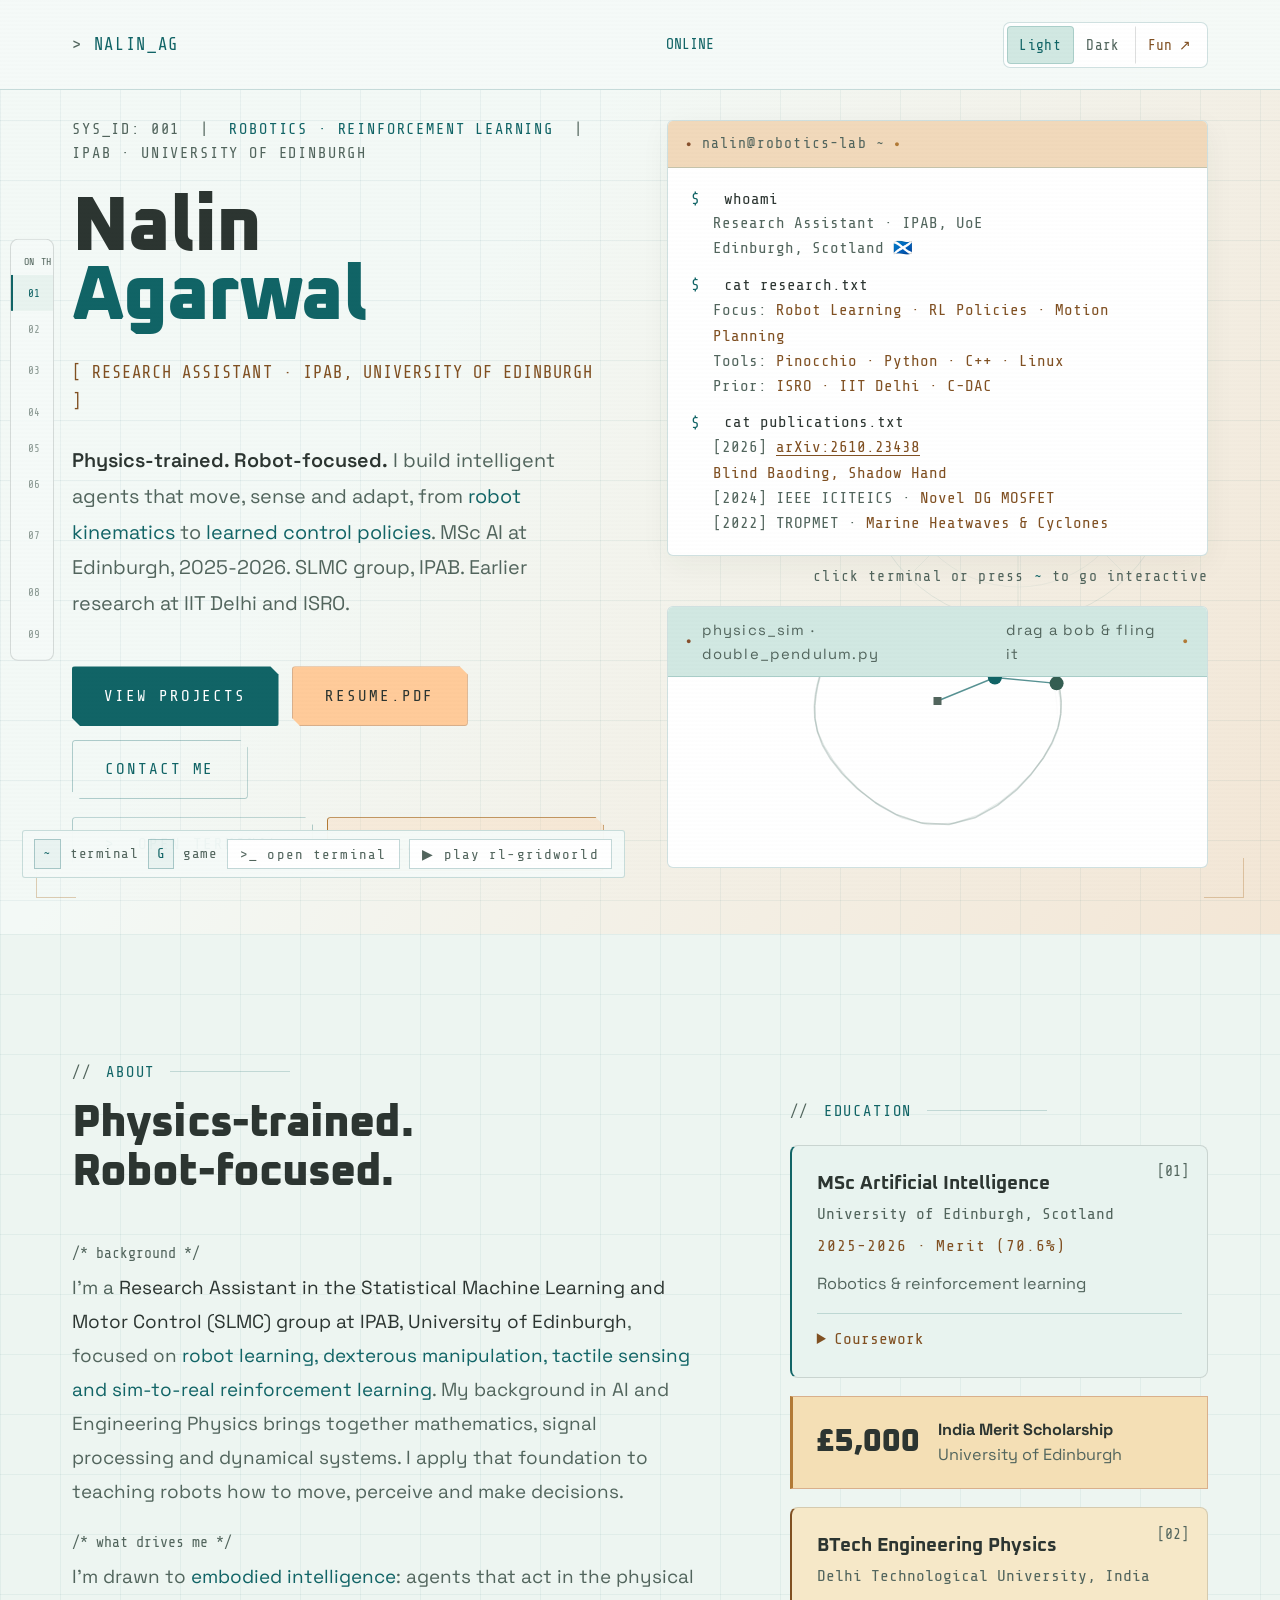
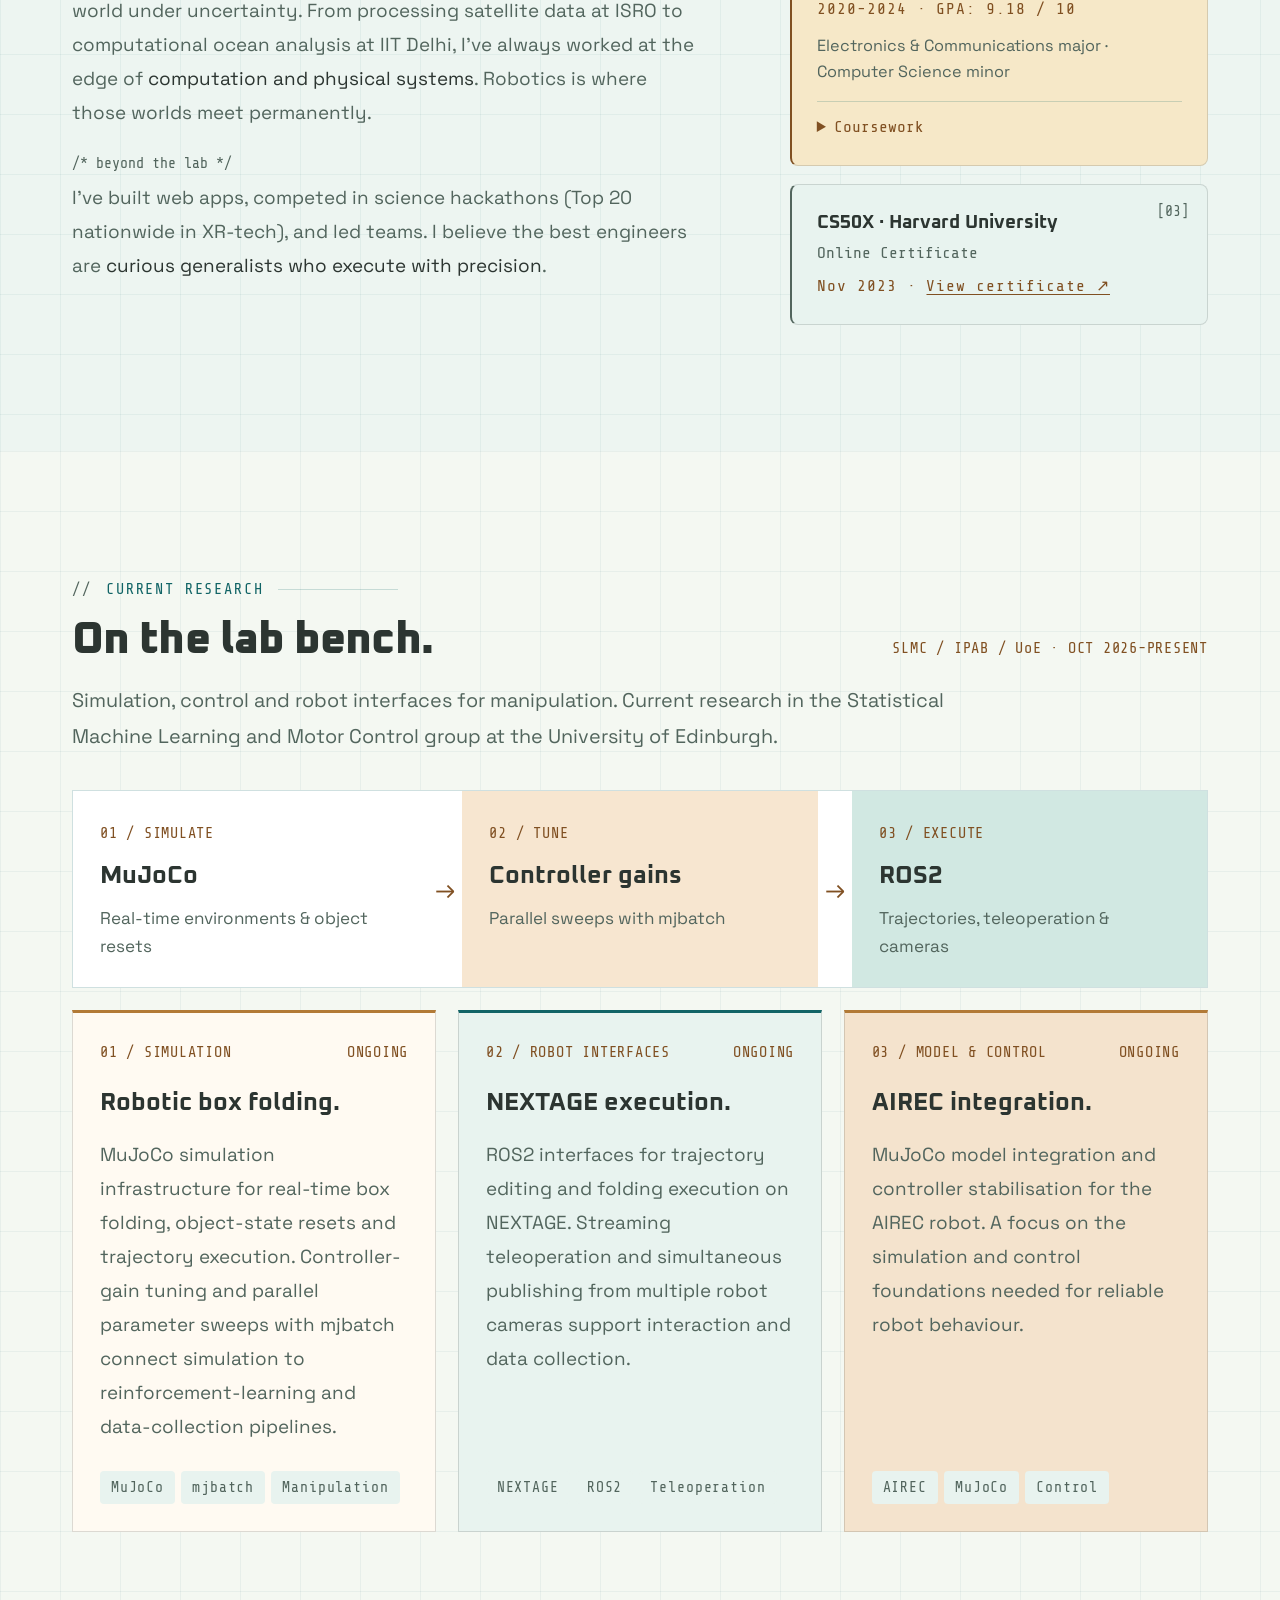
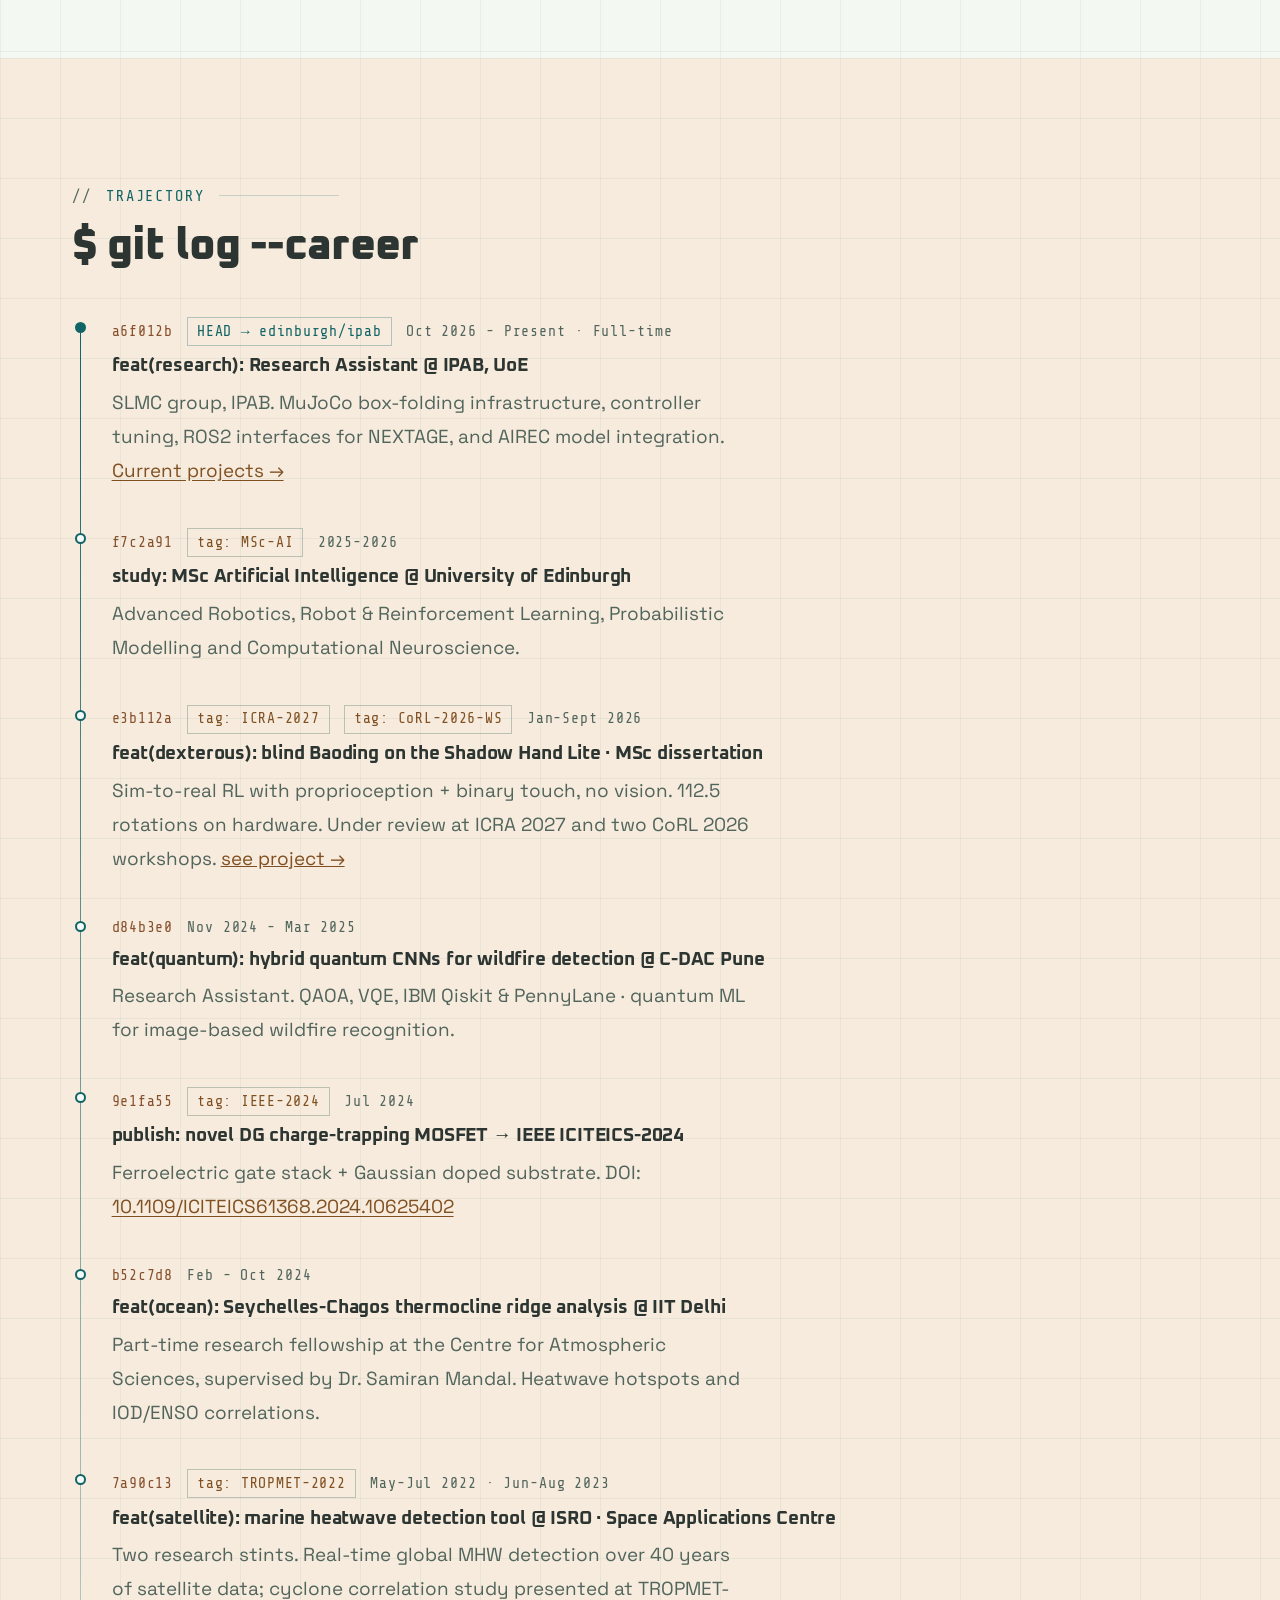
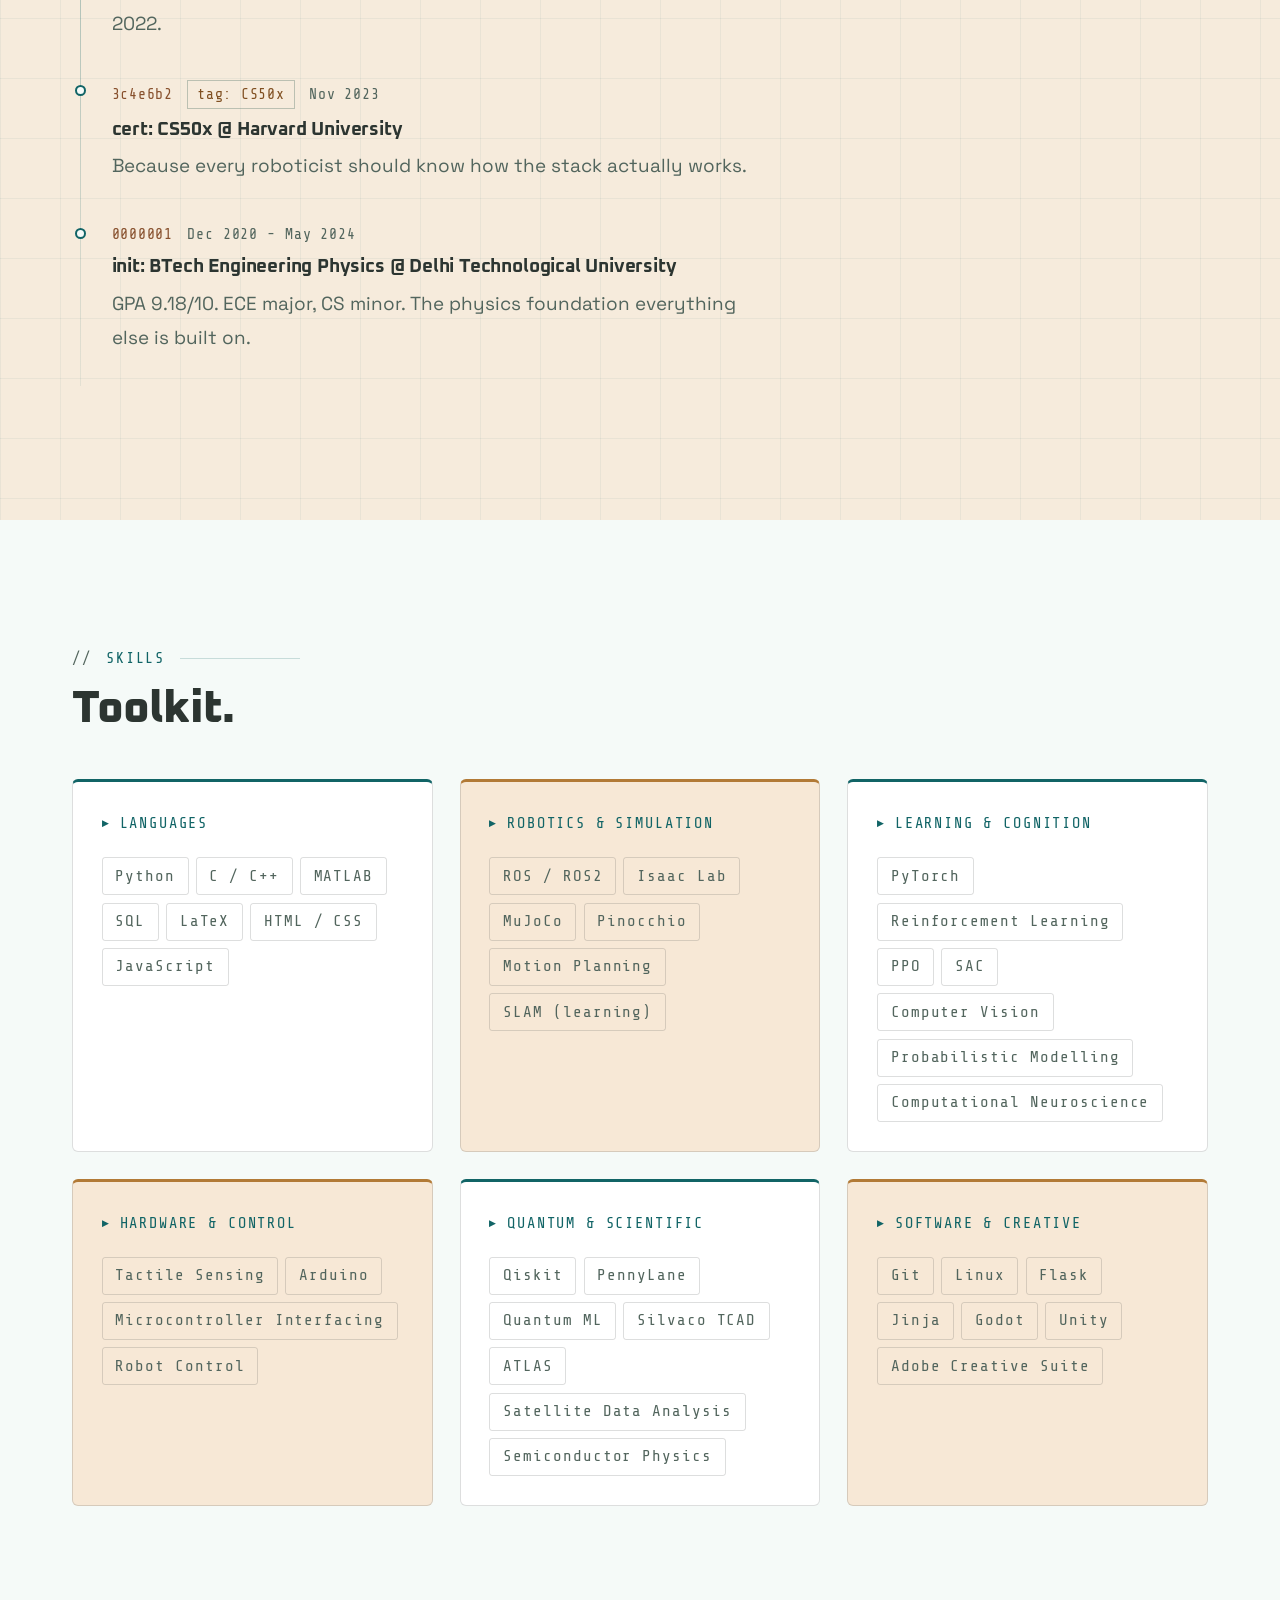
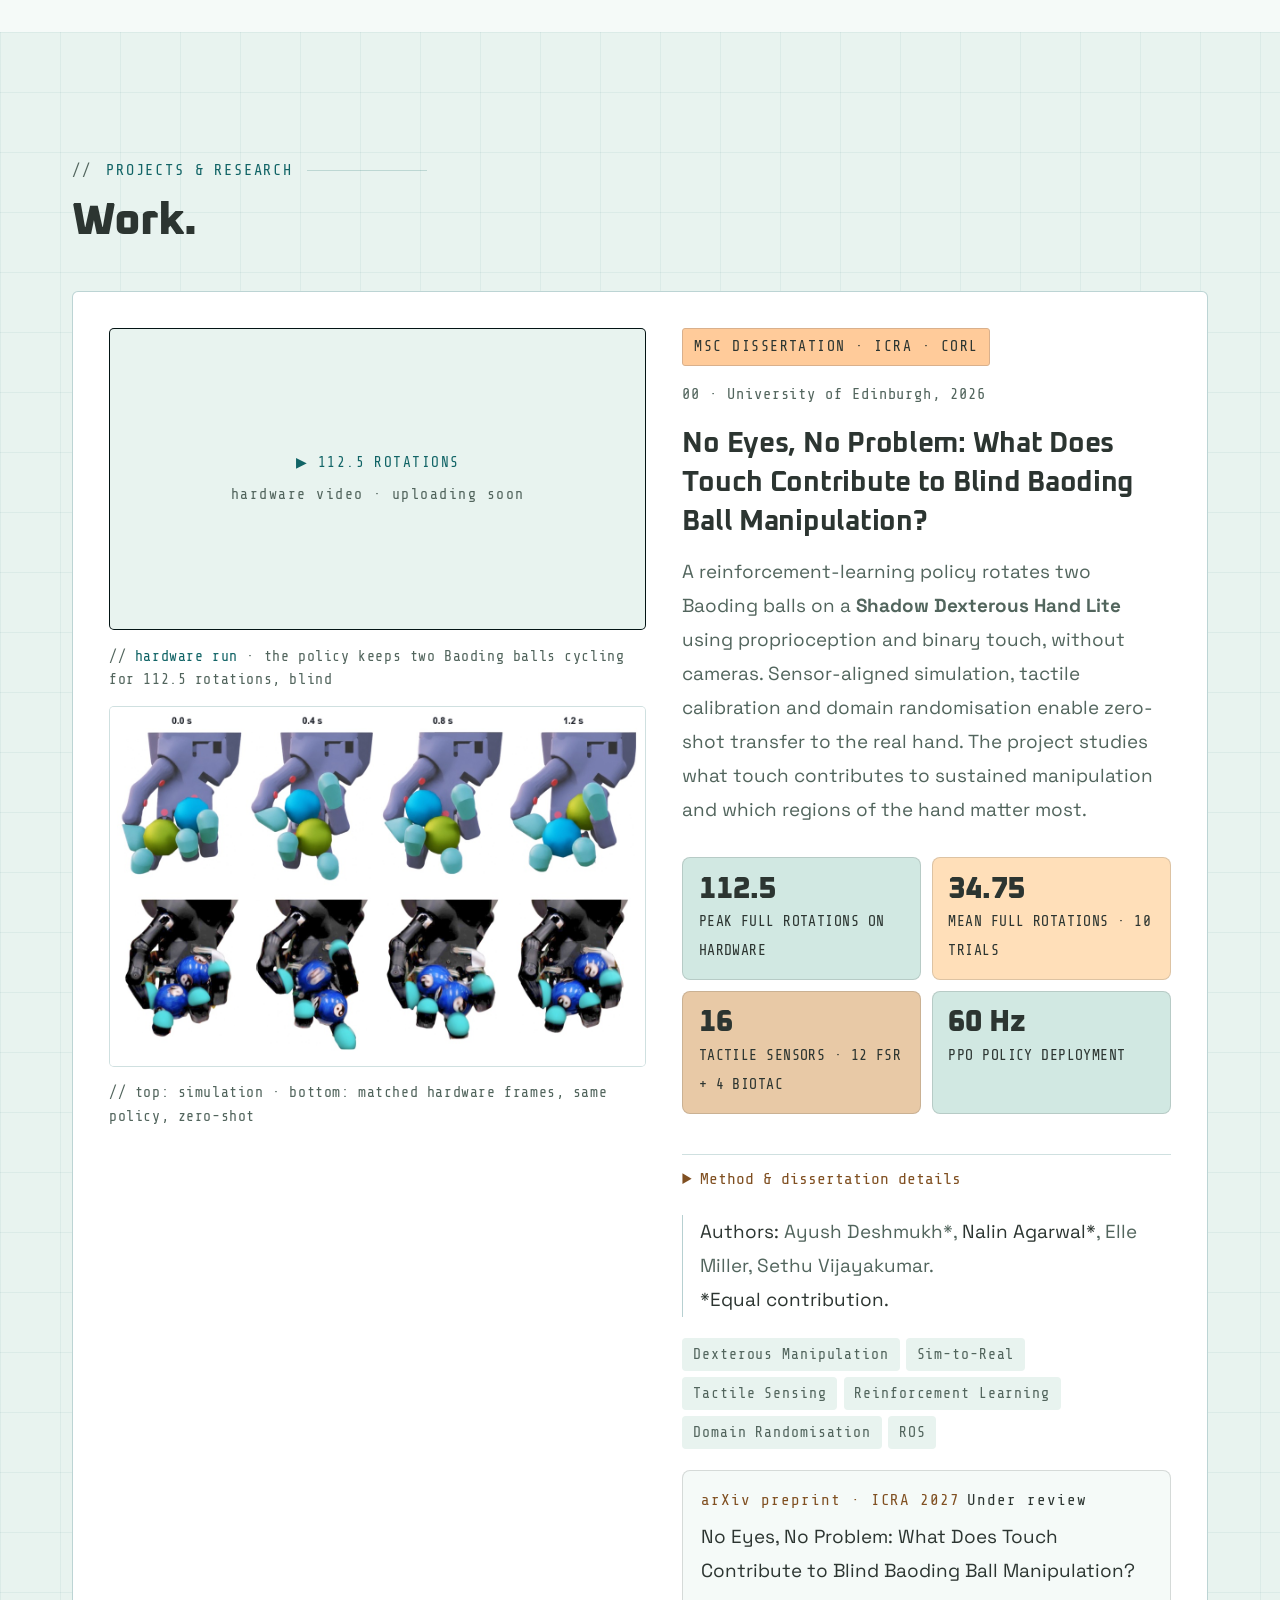
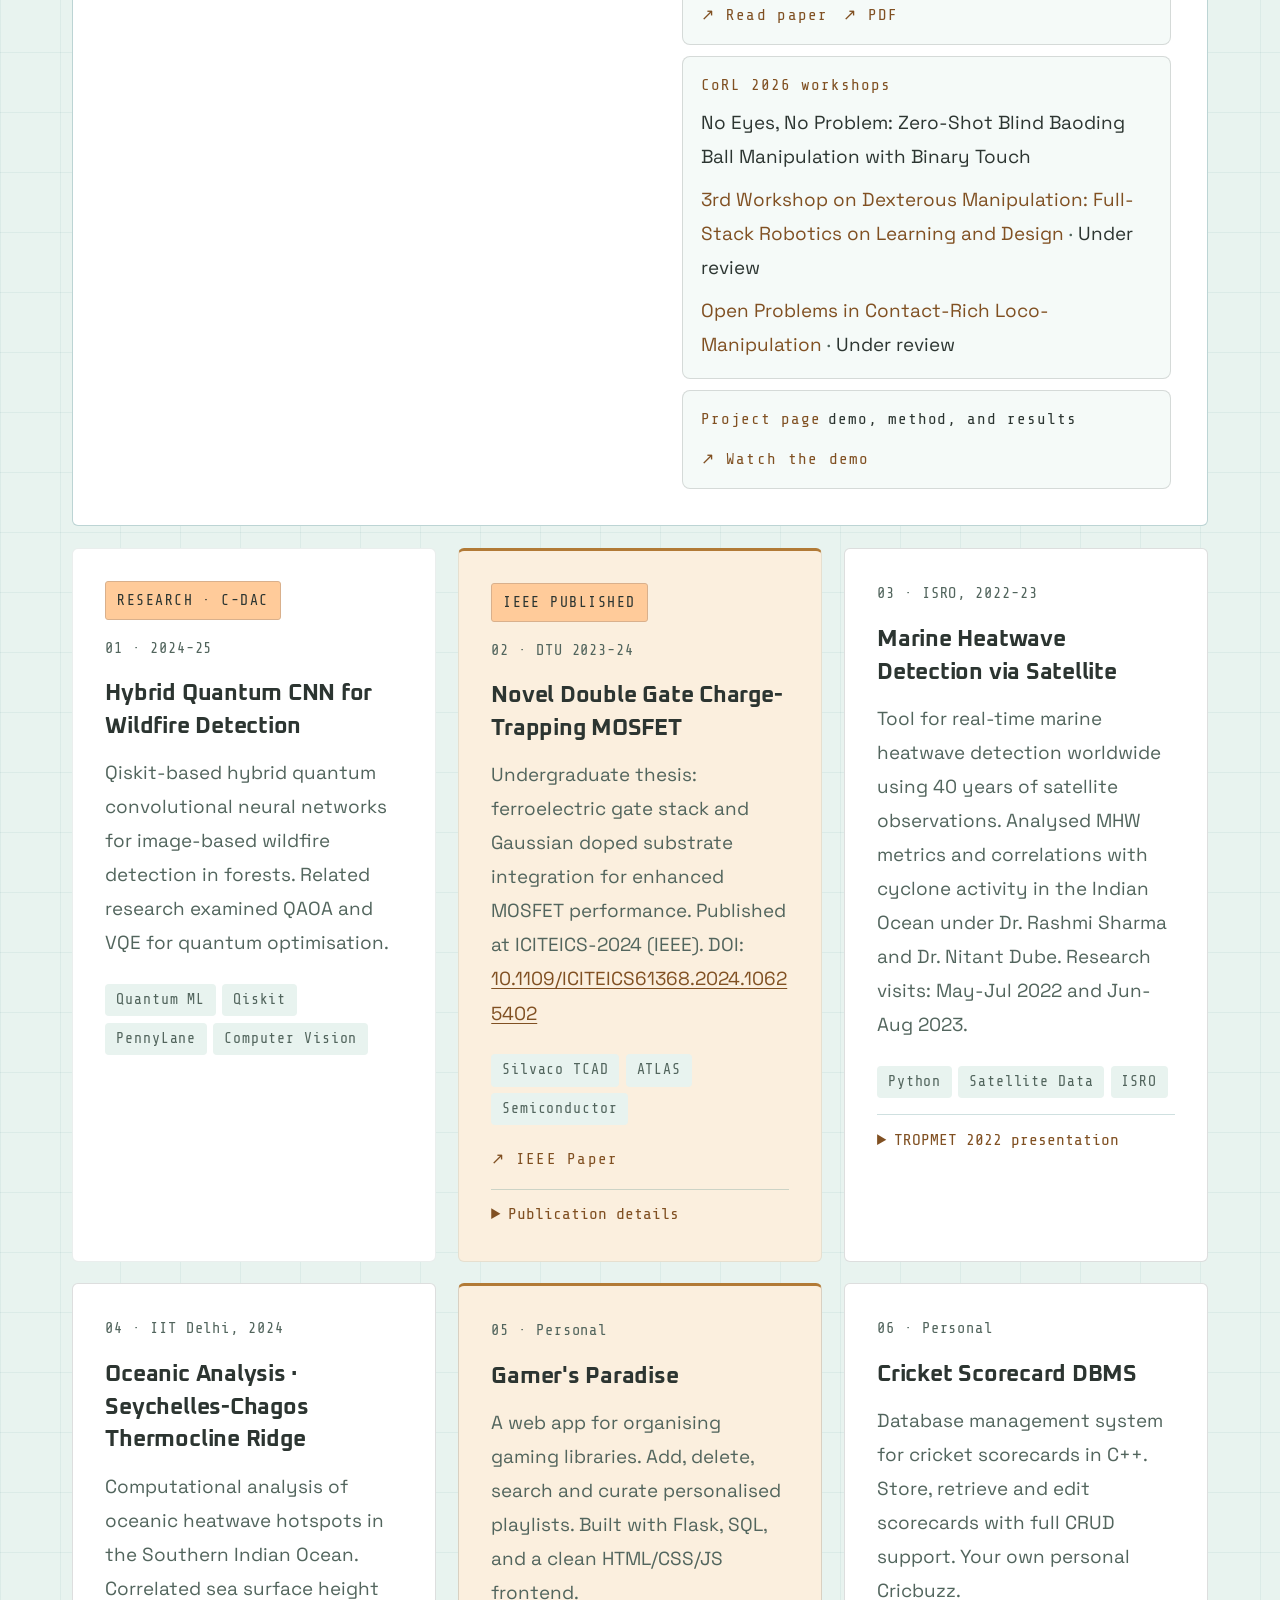
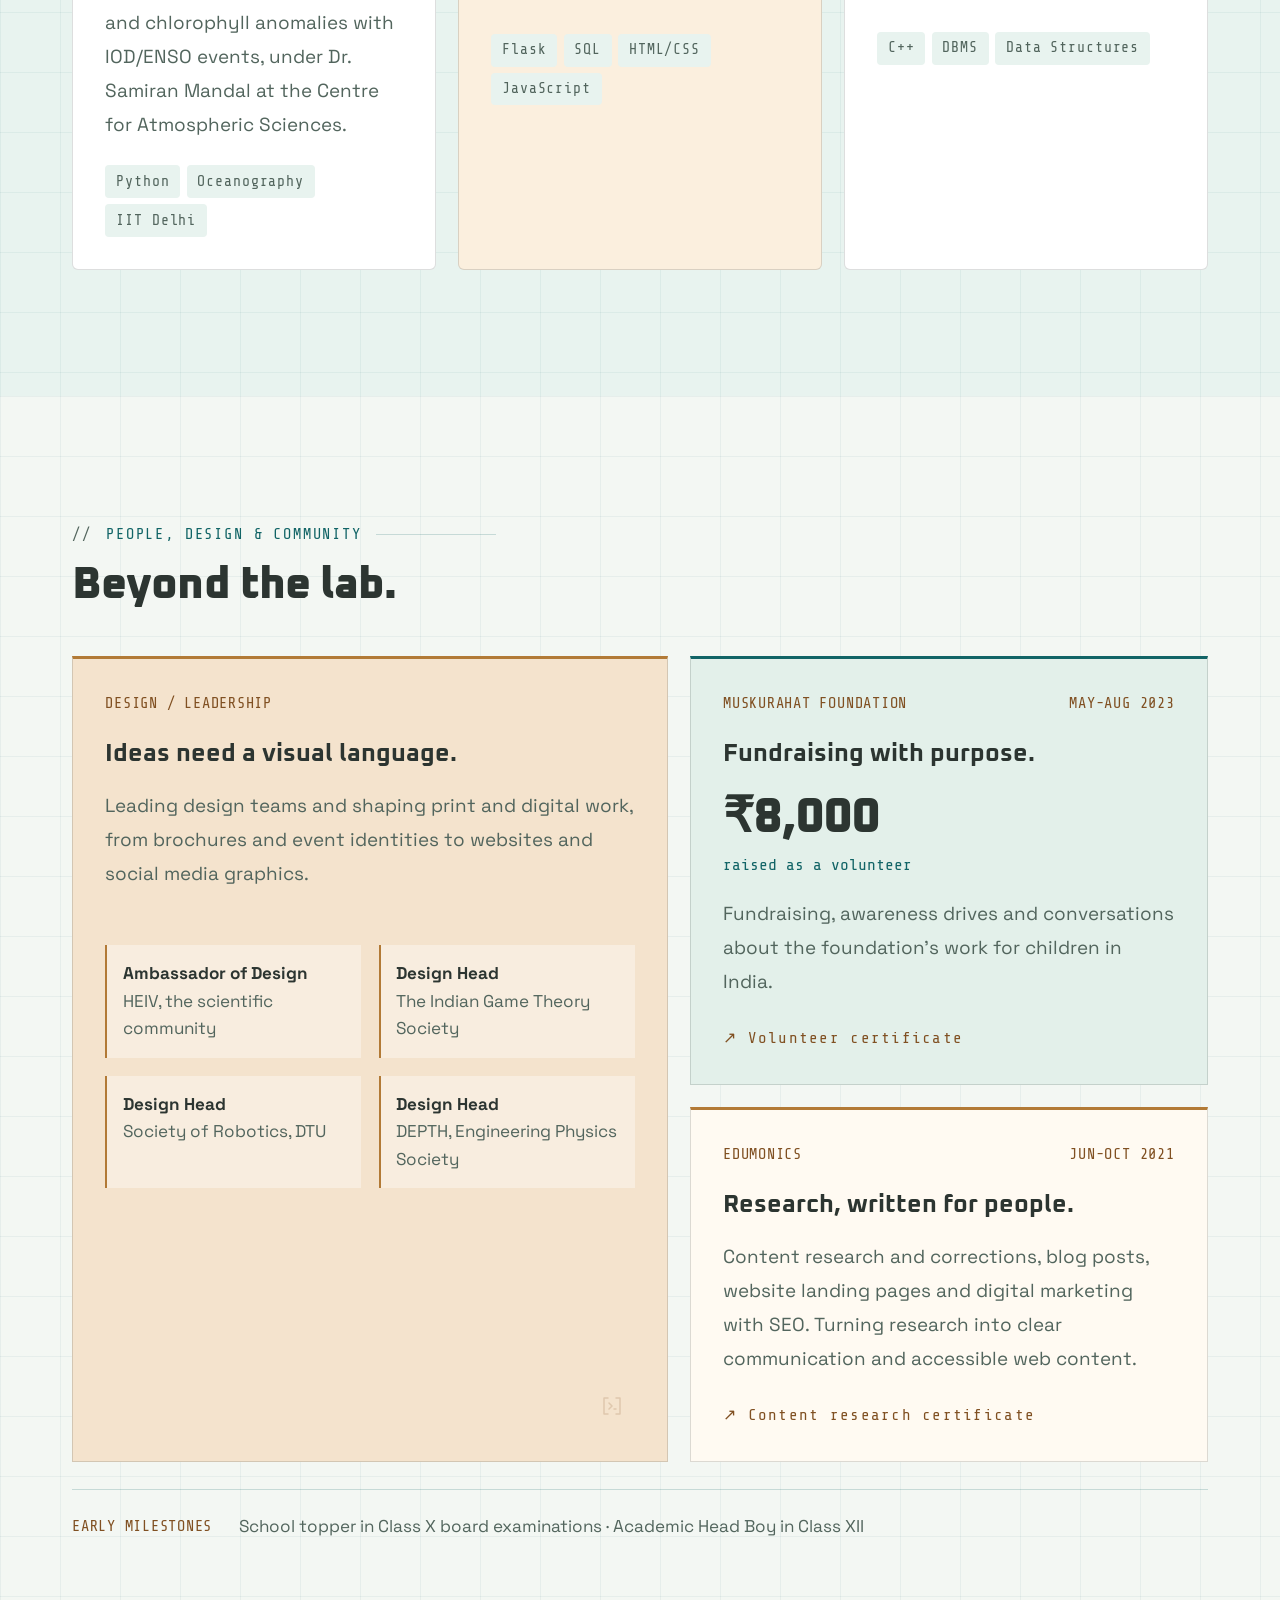
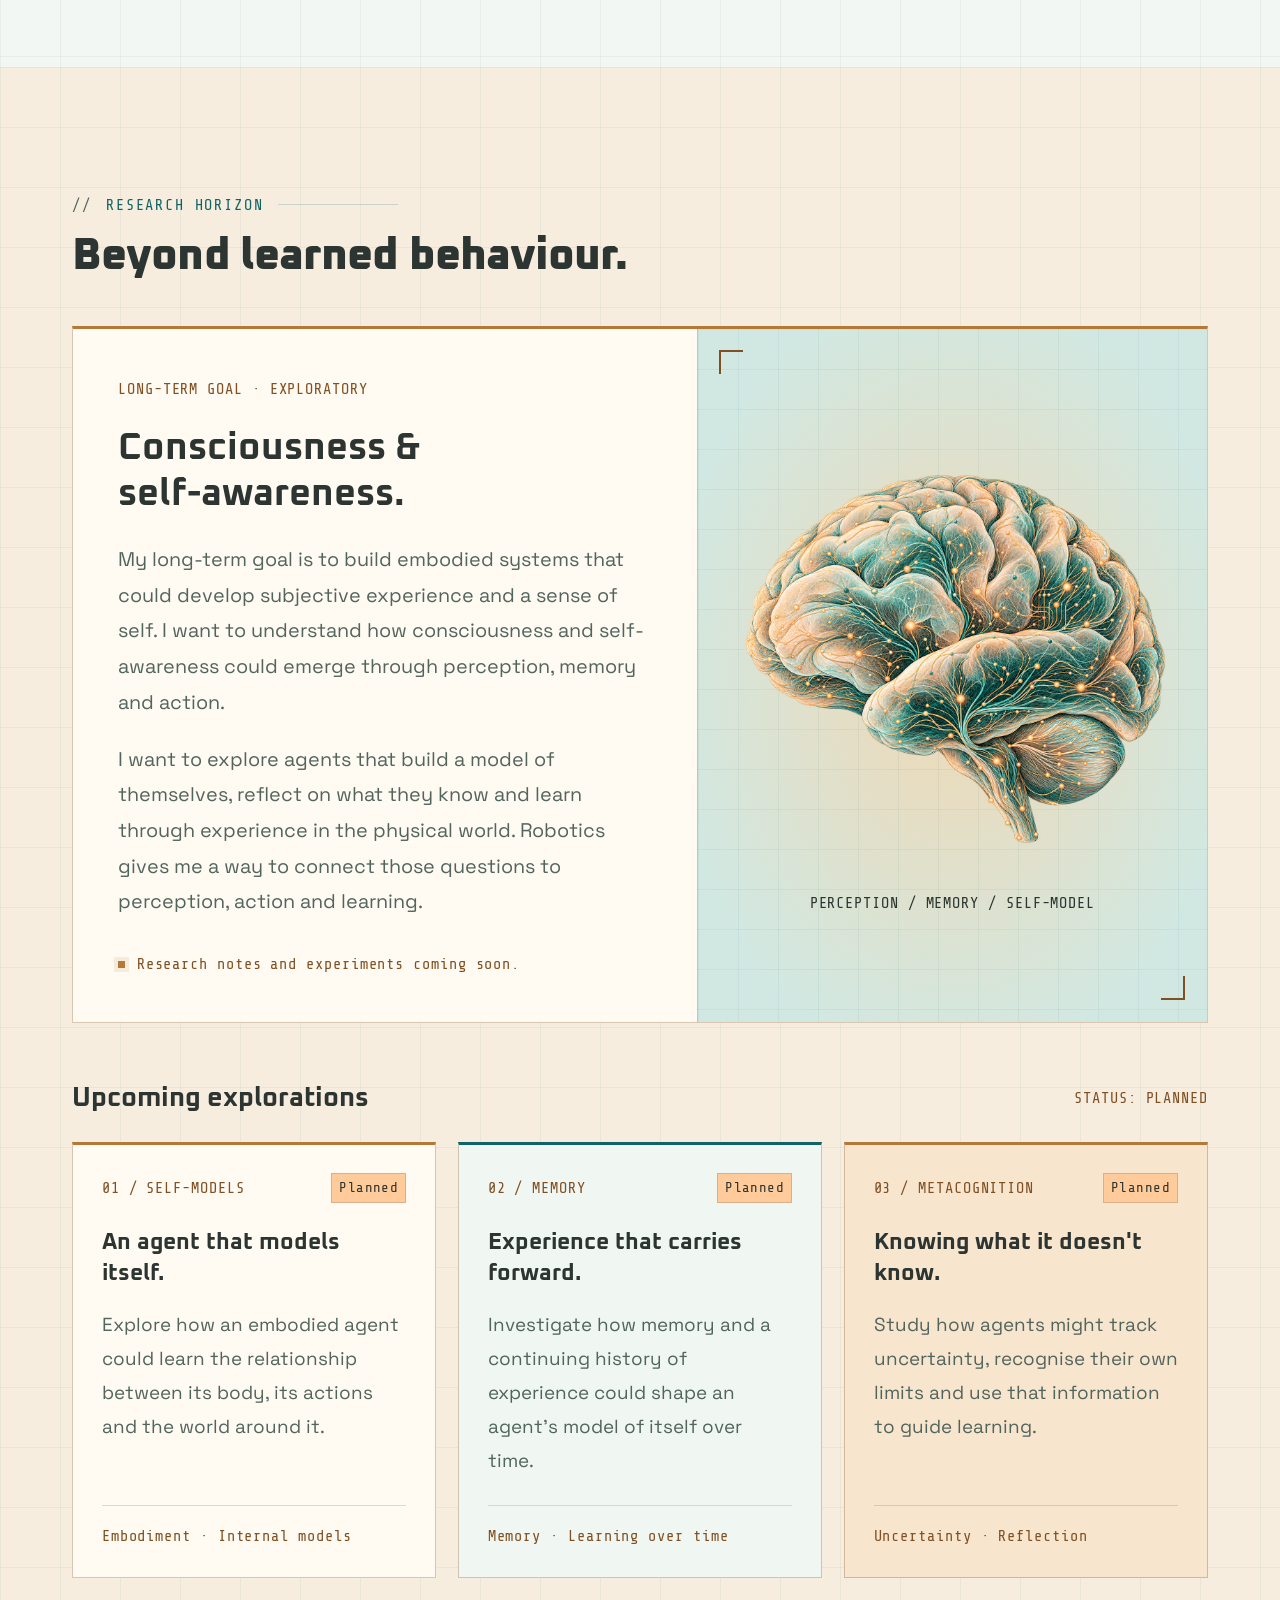
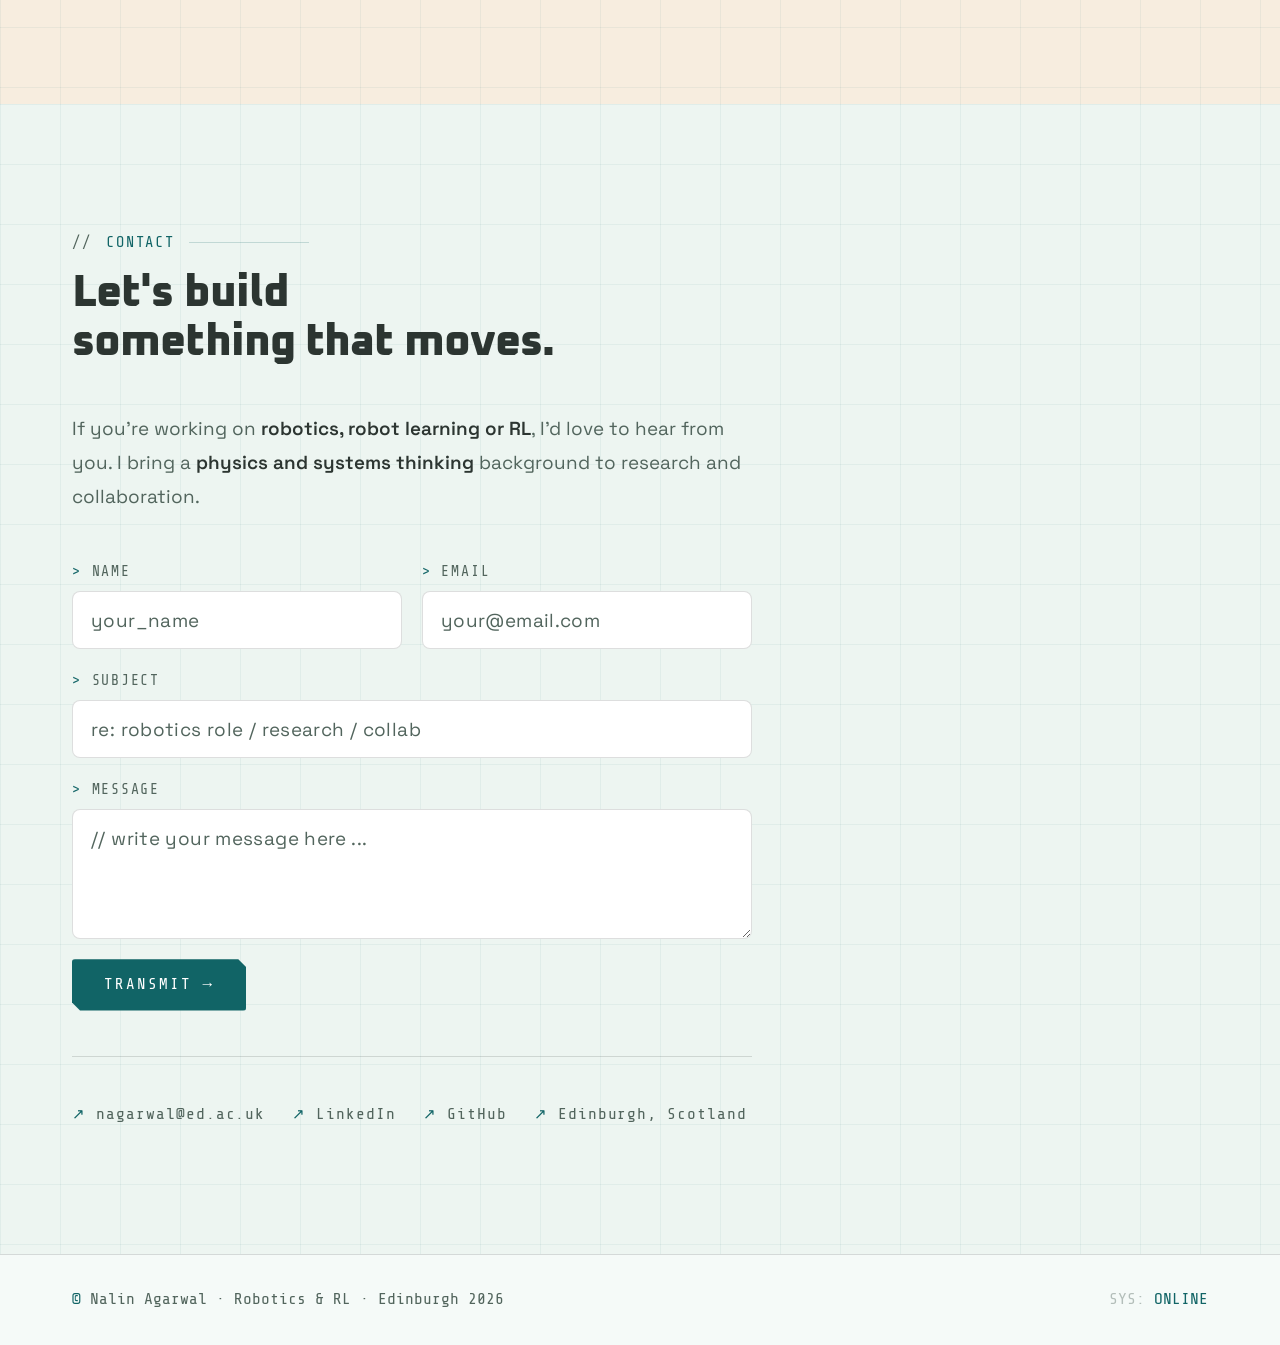
<file: index.html>
<!DOCTYPE html>
<html lang="en">
<head>
  <meta charset="UTF-8" />
  <meta name="viewport" content="width=device-width, initial-scale=1.0"/>
  <meta name="color-scheme" content="light dark"/>
  <title>Nalin Agarwal · Robotics & RL</title>
  <script src="theme.js?v=20261030"></script>
  <link rel="preconnect" href="https://fonts.googleapis.com">
  <link href="https://fonts.googleapis.com/css2?family=Share+Tech+Mono&family=Oxanium:wght@300;400;600;700;800&family=IBM+Plex+Mono:ital,wght@0,300;0,400;0,500;1,300&family=Space+Grotesk:wght@400;500;600;700&display=swap" rel="stylesheet">
  <style>
    *,*::before,*::after{box-sizing:border-box;margin:0;padding:0;}
    :root{--bg:#f5faf8;--surface:#ffffff;--surface2:#e8f3ef;--accent:#116466;--accent2:#805022;--accent3:#87502d;--text:#2c3531;--muted:#52655d;--mint:#d1e8e2;--peach:#ffcb9a;--sand:#d9b08c;--ochre:#b27a36;--grid:linear-gradient(rgba(var(--accent-rgb),0.06) 1px,transparent 1px),linear-gradient(90deg,rgba(var(--accent-rgb),0.06) 1px,transparent 1px);--border:rgba(var(--accent-rgb),0.2);--border2:rgba(var(--text-rgb),0.16);--font-body:'Space Grotesk',sans-serif;--font-display:'Oxanium',sans-serif;--font-mono:'IBM Plex Mono',monospace;--font-tech:'Share Tech Mono',monospace;}
    html{scroll-behavior:smooth;font-size:18px;}
    body{background:var(--bg);color:var(--text);font-family:var(--font-body);font-size:1rem;line-height:1.6;overflow-x:hidden;}
    .cursor{display:none;opacity:0;position:fixed;width:8px;height:8px;background:var(--accent);pointer-events:none;z-index:9999;transform:translate(-50%,-50%);clip-path:polygon(50% 0%,100% 50%,50% 100%,0% 50%);transition:transform 0.1s;}
    .cursor-ring{display:none;opacity:0;position:fixed;width:32px;height:32px;border:1px solid rgba(var(--warm-rgb),0.65);pointer-events:none;z-index:9998;transform:translate(-50%,-50%);transition:transform 0.3s ease,width 0.2s,height 0.2s;clip-path:polygon(50% 0%,61% 35%,98% 35%,68% 57%,79% 91%,50% 70%,21% 91%,32% 57%,2% 35%,39% 35%);}
    .progress-bar{position:fixed;top:0;left:0;height:3px;background:var(--accent);z-index:200;}
    nav{position:fixed;top:0;left:0;right:0;z-index:100;display:flex;align-items:center;justify-content:space-between;padding:1.2rem 4rem;border-bottom:1px solid var(--border);background:rgba(var(--bg-rgb),0.96);backdrop-filter:blur(16px);}
    .nav-logo{font-family:var(--font-tech);font-size:0.95rem;color:var(--accent);text-decoration:none;letter-spacing:0.1em;display:flex;align-items:center;gap:0.6rem;}
    .nav-logo::before{content:'>';color:var(--muted);animation:blink 1.2s step-end infinite;}
    @keyframes blink{0%,100%{opacity:1}50%{opacity:0}}
    .nav-links{display:flex;gap:1.35rem;list-style:none;}
    .nav-links a{font-family:var(--font-tech);font-size:0.82rem;color:var(--muted);text-decoration:none;letter-spacing:0.08em;text-transform:uppercase;transition:color 0.2s;}
    .nav-links a::before{content:'//';margin-right:0.3em;opacity:0.4;}
    .nav-links a:hover{color:var(--accent);}
    .nav-status{font-family:var(--font-tech);font-size:0.82rem;color:var(--accent);display:flex;align-items:center;gap:0.5rem;border:1px solid rgba(var(--accent-rgb),0.2);padding:0.4rem 0.8rem;letter-spacing:0.08em;background:var(--mint);border-radius:6px;}
    .nav-status::before{content:'';width:5px;height:5px;background:var(--accent);border-radius:50%;}
    section{padding:7rem 4rem;position:relative;z-index:1;}
    #hero{min-height:100vh;display:grid;grid-template-columns:1fr 1fr;gap:4rem;align-items:center;padding-top:8rem;position:relative;overflow:hidden;background:linear-gradient(135deg,var(--bg) 35%,#edf6f2 75%,#f9ede1 100%);}
    .corner{position:absolute;width:40px;height:40px;opacity:0.35;}
    .corner::before,.corner::after{content:'';position:absolute;background:var(--accent);}
    .corner::before{width:100%;height:1px;top:0;left:0;}
    .corner::after{width:1px;height:100%;top:0;left:0;}
    .corner-tl{top:2rem;left:2rem;}
    .corner-tr{top:2rem;right:2rem;transform:scaleX(-1);}
    .corner-br{bottom:2rem;right:2rem;transform:scale(-1);}
    .corner-bl{bottom:2rem;left:2rem;transform:scaleY(-1);}
    .hero-left{position:relative;z-index:2;}
    .hero-sys{font-family:var(--font-tech);font-size:0.82rem;color:var(--muted);letter-spacing:0.1em;margin-bottom:1.5rem;animation:fadeUp 0.5s ease both;}
    .hero-sys span{color:var(--accent);}
    h1.hero-name{font-family:var(--font-display);font-weight:800;font-size:clamp(3.2rem,6vw,5.8rem);line-height:0.9;letter-spacing:-0.02em;color:var(--text);animation:fadeUp 0.6s 0.1s ease both;}
    h1.hero-name .line2{display:block;color:var(--accent);}
    .hero-role{margin-top:1.5rem;font-family:var(--font-tech);font-size:0.82rem;color:var(--accent2);letter-spacing:0.12em;text-transform:uppercase;animation:fadeUp 0.6s 0.15s ease both;}
    .hero-role::before{content:'[ ';}
    .hero-role::after{content:' ]';}
    .hero-desc{margin-top:1.5rem;font-family:var(--font-body);font-size:1rem;color:var(--muted);max-width:500px;line-height:1.8;animation:fadeUp 0.6s 0.2s ease both;}
    .hero-desc strong{color:var(--text);font-weight:400;}
    .hero-desc em{color:var(--accent);font-style:normal;}
    .hero-ctas{margin-top:2.5rem;display:flex;flex-wrap:wrap;gap:0.75rem;animation:fadeUp 0.6s 0.3s ease both;}
    .btn-primary{display:inline-flex;align-items:center;gap:0.5rem;background:var(--accent);color:#ffffff;font-family:var(--font-tech);font-size:0.82rem;padding:0.9rem 1.8rem;text-decoration:none;letter-spacing:0.12em;text-transform:uppercase;border-radius:8px;transition:box-shadow 0.2s,transform 0.2s;}
    .btn-primary:hover{background:#0d5355;box-shadow:0 4px 12px rgba(var(--accent-rgb),0.12);transform:translateY(-2px);}
    .btn-ghost{display:inline-flex;align-items:center;gap:0.5rem;border:1px solid rgba(var(--accent-rgb),0.3);color:var(--accent);font-family:var(--font-tech);font-size:0.82rem;padding:0.9rem 1.8rem;text-decoration:none;letter-spacing:0.12em;text-transform:uppercase;border-radius:8px;transition:background 0.2s,border-color 0.2s;}
    .btn-ghost:hover{background:rgba(var(--accent-rgb),0.07);border-color:var(--accent);}
    .hero-ctas-fun{margin-top:1rem;}
    .hero-ctas-fun .btn-ghost{background:transparent;cursor:pointer;}
    .hero-ctas-fun .btn-ghost.blue{border-color:rgba(var(--goal-rgb),0.3);color:var(--accent2);}
    .hero-ctas-fun .btn-ghost.blue:hover{background:rgba(var(--goal-rgb),0.07);border-color:var(--accent2);}
    @media(max-width:480px){.hero-ctas{flex-wrap:wrap;}}
    .hero-right{position:relative;z-index:2;animation:fadeUp 0.7s 0.4s ease both;}
    .terminal{background:var(--surface);border:1px solid var(--border);font-family:var(--font-tech);font-size:0.8rem;position:relative;overflow:hidden;border-radius:12px;box-shadow:0 8px 30px rgba(var(--text-rgb),0.05);}
    .terminal::before{content:none;}
    .terminal-bar{background:var(--surface2);border-bottom:1px solid var(--border);padding:0.6rem 1rem;display:flex;align-items:center;gap:0.5rem;color:var(--muted);letter-spacing:0.08em;font-size:0.82rem;}
    .terminal-bar::before{content:'●';color:var(--accent3);font-size:0.5rem;}
    .terminal-bar::after{content:'●';color:var(--accent);font-size:0.5rem;}
    .terminal-body{padding:1.4rem;display:flex;flex-direction:column;gap:0.9rem;}
    .t-line{display:flex;gap:0.8rem;}
    .t-prompt{color:var(--accent);flex-shrink:0;}
    .t-cmd{color:var(--text);}
    .t-out{color:var(--muted);padding-left:1.2rem;line-height:1.7;}
    .t-out span{color:var(--accent2);}
    .t-cursor::after{content:'█';animation:blink 1s step-end infinite;color:var(--accent);}
    @keyframes fadeUp{from{opacity:0;transform:translateY(20px);}to{opacity:1;transform:translateY(0);}}
    .section-label{font-family:var(--font-tech);font-size:0.82rem;color:var(--accent);letter-spacing:0.2em;text-transform:uppercase;margin-bottom:0.8rem;display:flex;align-items:center;gap:0.8rem;}
    .section-label::before{content:'//';color:var(--muted);}
    .section-label::after{content:'';flex:1;height:1px;background:var(--border);max-width:120px;}
    h2.section-title{font-family:var(--font-display);font-weight:800;font-size:clamp(2rem,3.5vw,3rem);letter-spacing:-0.02em;line-height:1.1;margin-bottom:2.5rem;}
    #about{background:var(--surface);}
    .about-grid{display:grid;grid-template-columns:1.2fr 0.8fr;gap:5rem;align-items:start;}
    .about-text p{color:var(--muted);font-family:var(--font-body);font-size:1rem;line-height:1.85;margin-bottom:1.2rem;}
    .about-text p strong{color:var(--text);font-weight:400;}
    .about-text p em{color:var(--accent);font-style:normal;}
    .comment{font-family:var(--font-tech);font-size:0.82rem;color:var(--muted);margin-bottom:0.3rem;}
    .education-list{display:flex;flex-direction:column;gap:1rem;}
    .edu-card{background:var(--surface2);border:1px solid var(--border2);border-left:2px solid var(--accent);padding:1.1rem 1.3rem;position:relative;border-radius:8px;transition:border-color 0.2s;}
    .edu-card:hover{border-color:rgba(var(--accent-rgb),0.25);}
    .edu-card::before{content:attr(data-idx);position:absolute;top:0.8rem;right:1rem;font-family:var(--font-tech);font-size:0.82rem;color:var(--muted);}
    .edu-degree{font-family:var(--font-display);font-weight:700;font-size:0.85rem;margin-bottom:0.2rem;}
    .edu-school{font-family:var(--font-tech);font-size:0.82rem;color:var(--muted);}
    .edu-date{font-family:var(--font-tech);font-size:0.82rem;color:var(--accent2);margin-top:0.35rem;letter-spacing:0.06em;}
    .skills-container{display:grid;grid-template-columns:repeat(auto-fit,minmax(260px,1fr));gap:1.5rem;margin-top:2.5rem;}
    .skill-group{background:var(--surface);border:1px solid var(--border2);padding:1.6rem;position:relative;overflow:hidden;border-radius:12px;transition:border-color 0.2s;}
    .skill-group::after{content:'';position:absolute;bottom:0;left:0;right:0;height:1px;background:linear-gradient(90deg,var(--accent),transparent);opacity:0;transition:opacity 0.3s;}
    .skill-group:hover::after{opacity:1;}
    .skill-group-title{font-family:var(--font-tech);font-size:0.82rem;color:var(--accent);letter-spacing:0.12em;text-transform:uppercase;margin-bottom:1.2rem;display:flex;align-items:center;gap:0.5rem;}
    .skill-group-title::before{content:'▶';font-size:0.5rem;}
    .skill-tags{display:flex;flex-wrap:wrap;gap:0.4rem;}
    .skill-tag{font-family:var(--font-tech);font-size:0.82rem;padding:0.3rem 0.7rem;border:1px solid var(--border2);color:var(--muted);letter-spacing:0.06em;transition:all 0.15s;}
    .skill-tag:hover{color:var(--accent);border-color:rgba(var(--accent-rgb),0.3);background:rgba(var(--accent-rgb),0.04);}
    .skill-tag.blue:hover{color:var(--accent2);border-color:rgba(var(--goal-rgb),0.3);background:rgba(var(--goal-rgb),0.04);}
    .skill-tag.red:hover{color:var(--accent3);border-color:rgba(var(--danger-rgb),0.3);background:rgba(var(--danger-rgb),0.04);}
    #projects{background:var(--surface);}
    .projects-grid{display:grid;grid-template-columns:repeat(auto-fit,minmax(min(100%,340px),1fr));gap:1.2rem;margin-top:2.5rem;}
    .project-card{background:var(--surface);border:1px solid var(--border2);padding:1.8rem;position:relative;overflow:hidden;border-radius:12px;transition:border-color 0.2s,transform 0.2s;}
    .project-card::before{content:'';position:absolute;top:0;left:0;right:0;height:1px;background:linear-gradient(90deg,transparent,var(--accent),transparent);opacity:0;transition:opacity 0.3s;}
    .project-card:hover::before{opacity:1;}
    .project-card:hover{border-color:rgba(var(--accent-rgb),0.15);transform:translateY(-3px);}
    .project-card.featured{border-color:rgba(var(--goal-rgb),0.1);}
    .project-card.featured::before{background:linear-gradient(90deg,transparent,var(--accent2),transparent);}
    .project-card.featured:hover{border-color:rgba(var(--goal-rgb),0.25);}
    .project-card.hero-project{grid-column:1/-1;display:grid;grid-template-columns:1.1fr 1fr;gap:2rem;padding:2rem;border-color:rgba(var(--accent-rgb),0.28);}
    .project-card.hero-project:hover{transform:none;border-color:rgba(var(--accent-rgb),0.3);}
    .hp-media{display:flex;flex-direction:column;gap:0.8rem;}
    .hp-video{position:relative;background:#000;border:1px solid var(--border);aspect-ratio:16/9;overflow:hidden;}
    .hp-video video{width:100%;height:100%;object-fit:contain;display:block;background:#000;}
    .hp-video-fallback{position:absolute;inset:0;display:none;flex-direction:column;align-items:center;justify-content:center;gap:0.5rem;font-family:var(--font-tech);font-size:0.82rem;color:var(--muted);letter-spacing:0.1em;text-align:center;background:repeating-linear-gradient(45deg,rgba(var(--accent-rgb),0.02) 0 10px,transparent 10px 20px);}
    .hp-video-fallback b{color:var(--accent);font-weight:400;font-size:0.8rem;}
    .hp-video.missing video{display:none;}
    .hp-video.missing .hp-video-fallback{display:flex;}
    .hp-video-cap{font-family:var(--font-tech);font-size:0.82rem;color:var(--muted);letter-spacing:0.04em;}
    .hp-video-cap span{color:var(--accent);}
    .hp-figure{background:#fff;border:1px solid var(--border);}
    .hp-figure img{width:100%;display:block;}
    .hp-info{display:flex;flex-direction:column;}
    .hp-info .project-title{font-size:1.3rem;}
    .hp-stats{display:grid;grid-template-columns:repeat(3,1fr);gap:0.6rem;margin:0.4rem 0 1.3rem;}
    .hp-stat{border:1px solid var(--border2);padding:0.85rem;background:var(--mint);border-radius:8px;}
    .hp-stat b{display:block;font-family:var(--font-display);font-weight:800;font-size:1.25rem;color:var(--accent);line-height:1.1;}
    .hp-stat span{font-family:var(--font-tech);font-size:0.82rem;color:var(--text);letter-spacing:0.08em;text-transform:uppercase;}
    .hp-role{font-family:var(--font-body);font-size:0.9rem;color:var(--muted);line-height:1.7;margin-bottom:1.2rem;padding-left:0.9rem;border-left:1px solid rgba(var(--accent-rgb),0.3);}
    .hp-role strong{color:var(--text);font-weight:400;}
    .hp-pubs{display:flex;flex-direction:column;gap:0.6rem;margin-top:1.2rem;}
    .hp-pub{display:flex;align-items:center;justify-content:space-between;gap:0.8rem;flex-wrap:wrap;border:1px solid var(--border2);padding:0.9rem 1rem;background:var(--bg);border-radius:8px;}
    .hp-pub-venue{font-family:var(--font-tech);font-size:0.82rem;color:var(--text);letter-spacing:0.06em;}
    .hp-pub-venue em{font-style:normal;color:var(--accent2);margin-right:0.4rem;}
    .hp-pub-title{font-size:0.85rem;line-height:1.6;margin-top:0.4rem;color:var(--text);}
    .hp-workshop{font-size:0.9rem;line-height:1.7;margin-top:0.5rem;color:var(--muted);}
    .hp-workshop a{color:var(--accent2);text-decoration:none;}
    .hp-workshop a:hover{text-decoration:underline;}
    .hp-workshop strong{font-weight:400;color:var(--text);}
    .hp-pub-links{display:flex;gap:0.8rem;}
    .project-link.pending{color:var(--muted);cursor:not-allowed;}
    .project-link.pending:hover{opacity:1;}
    @media(max-width:900px){.project-card.hero-project{grid-template-columns:1fr;padding:1.4rem;}.hp-stats{grid-template-columns:repeat(3,1fr);}}
    .project-badge{position:absolute;top:1.2rem;right:1.2rem;font-family:var(--font-tech);font-size:0.82rem;color:var(--accent2);border:1px solid rgba(var(--goal-rgb),0.25);padding:0.18rem 0.5rem;letter-spacing:0.1em;text-transform:uppercase;}
    .project-num{font-family:var(--font-tech);font-size:0.85rem;color:var(--muted);letter-spacing:0.06em;margin-bottom:1rem;}
    .project-title{font-family:var(--font-display);font-weight:700;font-size:1.05rem;letter-spacing:-0.01em;margin-bottom:0.7rem;line-height:1.3;}
    .project-desc{font-family:var(--font-body);font-size:0.95rem;color:var(--muted);line-height:1.7;margin-bottom:1.3rem;}
    .project-tags{display:flex;flex-wrap:wrap;gap:0.35rem;}
    .project-tag{font-family:var(--font-tech);font-size:0.82rem;padding:0.25rem 0.6rem;border-radius:4px;background:var(--surface2);color:var(--muted);letter-spacing:0.06em;}
    .project-links{display:flex;gap:0.8rem;margin-top:1.2rem;}
    .project-link{font-family:var(--font-tech);font-size:0.82rem;color:var(--accent2);text-decoration:none;letter-spacing:0.08em;display:flex;align-items:center;gap:0.3rem;transition:opacity 0.2s;}
    .project-link:hover{text-decoration:underline;text-underline-offset:3px;}
    .blog-coming{border:1px dashed rgba(var(--accent-rgb),0.1);padding:4rem 2rem;text-align:center;background:#fff2e5;border-color:var(--sand);border-radius:12px;margin-top:2.5rem;position:relative;}
    .bc-label{font-family:var(--font-tech);font-size:0.82rem;color:var(--accent);letter-spacing:0.18em;margin-bottom:1rem;display:block;}
    .blog-coming p{font-family:var(--font-tech);font-size:0.9rem;color:var(--text);line-height:1.8;}
    .blog-coming p em{color:var(--accent);font-style:normal;}
    #contact{background:var(--surface);}
    .contact-wrapper{max-width:680px;}
    .contact-intro{font-family:var(--font-body);font-size:1rem;color:var(--muted);line-height:1.8;margin-bottom:2.5rem;}
    .contact-intro strong{color:var(--text);font-weight:400;}
    .contact-form{display:flex;flex-direction:column;gap:1.1rem;}
    .form-row{display:grid;grid-template-columns:1fr 1fr;gap:1.1rem;}
    .form-group{display:flex;flex-direction:column;gap:0.45rem;}
    .form-group label{font-family:var(--font-tech);font-size:0.82rem;color:var(--muted);letter-spacing:0.12em;text-transform:uppercase;}
    .form-group label::before{content:'> ';color:var(--accent);}
    .form-group input,.form-group textarea{background:var(--surface2);border:1px solid var(--border2);padding:0.85rem 1rem;color:var(--text);font-family:var(--font-tech);font-size:0.82rem;outline:none;transition:border-color 0.2s,box-shadow 0.2s;resize:vertical;letter-spacing:0.02em;border-radius:8px;}
    .form-group input::placeholder,.form-group textarea::placeholder{color:var(--muted);opacity:1;}
    .form-group input:focus,.form-group textarea:focus{border-color:rgba(var(--accent-rgb),0.35);box-shadow:0 0 0 2px rgba(var(--accent-rgb),0.05);}
    .form-group textarea{min-height:130px;}
    .contact-links{display:flex;gap:1.5rem;flex-wrap:wrap;margin-top:2.5rem;padding-top:2.5rem;border-top:1px solid var(--border2);}
    .contact-link{display:flex;align-items:center;gap:0.55rem;font-family:var(--font-tech);font-size:0.85rem;color:var(--muted);text-decoration:none;letter-spacing:0.06em;transition:color 0.2s;}
    .contact-link::before{content:'↗';color:var(--accent);font-size:0.82rem;}
    .contact-link:hover{color:var(--accent);}
    footer{padding:1.8rem 4rem;border-top:1px solid var(--border2);display:flex;align-items:center;justify-content:space-between;font-family:var(--font-tech);font-size:0.82rem;color:var(--muted);position:relative;z-index:1;}
    footer .f-left::before{content:'© ';color:var(--accent);}
    footer .f-right::before{content:'SYS: ';opacity:0.4;}
    footer .f-online{color:var(--accent);}
    .reticle{position:absolute;right:8%;top:50%;transform:translateY(-50%);width:320px;height:320px;pointer-events:none;opacity:0.12;animation:spin 35s linear infinite;}
    @keyframes spin{to{transform:translateY(-50%) rotate(360deg);}}
    .reveal{opacity:0;transform:translateY(20px);transition:opacity 0.55s ease,transform 0.55s ease;}
    .reveal.visible{opacity:1;transform:translateY(0);}
    .easter-egg{font-family:var(--font-tech);font-size:0.82rem;color:var(--muted);text-decoration:none;letter-spacing:0.08em;transition:color 0.4s,text-shadow 0.4s;}
    .easter-egg:hover{color:var(--accent)!important;text-decoration:underline;}
    /* ===== HERO TERMINAL TYPING ===== */
    #heroTermBody .tb{display:none;}
    #heroTermBody .tb.on{display:block;}
    #heroTermBody .tb .t-out{display:none;}
    #heroTermBody .tb.done .t-out{display:block;animation:fadeUp 0.25s ease both;}
    /* ===== PENDULUM PANEL ===== */
    .pendulum-panel{margin-top:1rem;background:var(--surface);border:1px solid var(--border);overflow:hidden;border-radius:12px;}
    .pendulum-panel .terminal-bar{display:flex;}
    #pendCanvas{display:block;width:100%;height:190px;cursor:grab;touch-action:none;}
    #pendCanvas.grabbing{cursor:grabbing;}
    /* ===== GIT LOG TIMELINE ===== */
    .gitlog{position:relative;margin-top:2.5rem;padding-left:2.2rem;max-width:820px;}
    .gitlog::before{content:'';position:absolute;left:8px;top:8px;bottom:8px;width:1px;background:linear-gradient(180deg,var(--accent),rgba(var(--accent-rgb),0.08));}
    .git-commit{position:relative;padding:0 0 2.2rem 0;}
    .git-commit::before{content:'';position:absolute;left:-2.2rem;top:5px;width:11px;height:11px;border-radius:50%;background:var(--bg);border:2px solid var(--accent);margin-left:3px;transition:background 0.2s;}
    .git-commit:hover::before{background:var(--accent);}
    .git-commit:first-child::before{background:var(--accent);animation:blink 2s ease infinite;}
    .git-meta{display:flex;gap:0.8rem;flex-wrap:wrap;align-items:center;font-family:var(--font-tech);font-size:0.82rem;margin-bottom:0.35rem;}
    .git-hash{color:var(--accent3);letter-spacing:0.05em;}
    .git-date{color:var(--muted);letter-spacing:0.06em;}
    .git-branch{color:var(--accent);border:1px solid rgba(var(--accent-rgb),0.3);padding:0.1rem 0.5rem;letter-spacing:0.05em;font-size:0.82rem;}
    .git-branch.tag{color:var(--accent2);border-color:rgba(var(--goal-rgb),0.3);}
    .git-title{font-family:var(--font-display);font-weight:700;font-size:0.95rem;letter-spacing:-0.01em;margin-bottom:0.3rem;}
    .git-desc{font-family:var(--font-body);font-size:0.95rem;color:var(--muted);line-height:1.7;max-width:640px;}
    /* ===== KONAMI RAVE ===== */
    /* filter on body would break position:fixed children (the floating bots), so target content instead */
    body.rave nav,body.rave section,body.rave footer{animation:hueSpin 0.45s linear infinite,shake 0.3s linear infinite;}
    @keyframes hueSpin{to{filter:hue-rotate(360deg);}}
    @keyframes shake{0%,100%{transform:translate(0,0);}25%{transform:translate(-3px,2px);}50%{transform:translate(3px,-2px);}75%{transform:translate(-2px,-3px);}}
    .rave-bot{position:fixed;bottom:-70px;z-index:2000;pointer-events:none;animation:botUp linear forwards;}
    @keyframes botUp{to{transform:translateY(-115vh) rotate(720deg);}}
    .rave-toast{position:fixed;top:50%;left:50%;transform:translate(-50%,-50%);z-index:2001;background:var(--surface);border:1px solid var(--accent);color:var(--accent);font-family:var(--font-tech);font-size:0.85rem;letter-spacing:0.15em;padding:1.2rem 2.2rem;box-shadow:0 12px 40px rgba(var(--text-rgb),0.15);animation:termIn 0.3s ease both;text-align:center;pointer-events:none;}
    /* ===== INTERACTIVE TERMINAL ===== */
    .iterm{position:fixed;z-index:1000;width:min(640px,92vw);background:rgba(var(--bg-rgb),0.97);border:1px solid rgba(var(--accent-rgb),0.3);border-radius:12px;overflow:hidden;box-shadow:0 20px 60px rgba(var(--text-rgb),0.18);display:none;flex-direction:column;font-family:var(--font-tech);backdrop-filter:blur(10px);}
    .iterm.open{display:flex;animation:termIn 0.25s cubic-bezier(0.2,0.9,0.3,1.2) both;}
    @keyframes termIn{from{opacity:0;transform:translateY(24px) scale(0.96);}to{opacity:1;transform:translateY(0) scale(1);}}
    .iterm-bar{background:var(--surface2);border-bottom:1px solid var(--border);padding:0.55rem 1rem;display:flex;align-items:center;gap:0.6rem;cursor:grab;user-select:none;font-size:0.82rem;color:var(--muted);letter-spacing:0.08em;}
    .iterm-bar:active{cursor:grabbing;}
    .iterm-dot{width:10px;height:10px;border-radius:50%;flex-shrink:0;cursor:pointer;}
    .iterm-dot.close{background:var(--accent3);}
    .iterm-dot.min{background:var(--sand);}
    .iterm-dot.max{background:var(--accent);}
    .iterm-title{flex:1;text-align:center;}
    .iterm-body{padding:1rem 1.2rem;height:380px;overflow-y:auto;font-size:0.82rem;line-height:1.75;scrollbar-width:thin;scrollbar-color:rgba(var(--accent-rgb),0.3) transparent;}
    .iterm-body::-webkit-scrollbar{width:5px;}
    .iterm-body::-webkit-scrollbar-thumb{background:rgba(var(--accent-rgb),0.3);}
    .iterm-body .ln{white-space:pre-wrap;word-break:break-word;}
    .iterm-body .ln .p{color:var(--accent);}
    .iterm-body .ln .c{color:var(--text);}
    .iterm-body .ok{color:var(--accent);}
    .iterm-body .info{color:var(--accent2);}
    .iterm-body .warn{color:var(--accent3);}
    .iterm-body .dim{color:var(--muted);}
    .iterm-body a{color:var(--accent2);}
    .iterm-input-row{display:flex;gap:0.6rem;padding:0.7rem 1.2rem;border-top:1px solid var(--border);align-items:center;}
    .iterm-input-row .p{color:var(--accent);font-size:0.82rem;flex-shrink:0;}
    #itermInput{flex:1;background:transparent;border:none;outline:none;color:var(--text);font-family:var(--font-tech);font-size:0.82rem;letter-spacing:0.03em;caret-color:var(--accent);}
    /* ===== HINT BAR ===== */
    .hintbar{position:fixed;bottom:1.2rem;left:1.2rem;z-index:150;display:flex;gap:0.5rem;font-family:var(--font-tech);font-size:0.82rem;color:var(--muted);letter-spacing:0.04em;align-items:center;}
    .hintbar kbd{border:1px solid rgba(var(--accent-rgb),0.3);color:var(--accent);padding:0.15rem 0.45rem;background:rgba(var(--accent-rgb),0.05);font-family:var(--font-tech);font-size:0.82rem;}
    .hintbar button{background:var(--surface);border:1px solid rgba(var(--accent-rgb),0.25);color:var(--muted);font-family:var(--font-tech);font-size:0.82rem;letter-spacing:0.08em;padding:0.35rem 0.7rem;cursor:pointer;transition:all 0.2s;}
    .hintbar button:hover{color:var(--accent);border-color:var(--accent);background:rgba(var(--accent-rgb),0.06);}
    /* ===== GAME MODAL ===== */
    .game-overlay{position:fixed;inset:0;z-index:1100;background:rgba(var(--text-rgb),0.42);backdrop-filter:blur(6px);display:none;align-items:center;justify-content:center;padding:1rem;}
    .game-overlay.open{display:flex;}
    .game-window{background:var(--surface);border:1px solid rgba(var(--goal-rgb),0.3);border-radius:12px;overflow:hidden;box-shadow:0 20px 60px rgba(var(--text-rgb),0.2);max-width:600px;width:100%;animation:termIn 0.25s ease both;}
    .game-bar{background:var(--surface2);border-bottom:1px solid var(--border2);padding:0.6rem 1rem;display:flex;align-items:center;justify-content:space-between;font-family:var(--font-tech);font-size:0.82rem;color:var(--accent2);letter-spacing:0.1em;}
    .game-close{background:transparent;border:1px solid rgba(var(--danger-rgb),0.4);color:var(--accent3);font-family:var(--font-tech);font-size:0.82rem;padding:0.2rem 0.6rem;cursor:pointer;letter-spacing:0.08em;transition:all 0.2s;}
    .game-close:hover{background:rgba(var(--danger-rgb),0.12);}
    .game-body{padding:1.2rem;display:flex;flex-direction:column;gap:0.9rem;align-items:center;}
    #gameCanvas{border:1px solid var(--border);background:var(--bg);max-width:100%;image-rendering:pixelated;}
    .game-hud{display:flex;gap:1.4rem;flex-wrap:wrap;justify-content:center;font-family:var(--font-tech);font-size:0.82rem;color:var(--muted);letter-spacing:0.08em;}
    .game-hud b{color:var(--accent);font-weight:400;}
    .game-controls{display:flex;gap:0.6rem;flex-wrap:wrap;justify-content:center;}
    .game-btn{background:transparent;border:1px solid rgba(var(--accent-rgb),0.3);color:var(--accent);font-family:var(--font-tech);font-size:0.82rem;letter-spacing:0.1em;padding:0.5rem 1rem;cursor:pointer;text-transform:uppercase;transition:all 0.2s;}
    .game-btn:hover{background:rgba(var(--accent-rgb),0.08);}
    .game-btn.blue{border-color:rgba(var(--goal-rgb),0.3);color:var(--accent2);}
    .game-btn.blue:hover{background:rgba(var(--goal-rgb),0.08);}
    .game-msg{font-family:var(--font-tech);font-size:0.82rem;color:var(--accent2);letter-spacing:0.06em;min-height:1.2em;text-align:center;}
    .dpad{display:none;grid-template-columns:repeat(3,44px);grid-template-rows:repeat(2,44px);gap:4px;}
    .dpad button{background:var(--surface2);border:1px solid var(--border);color:var(--accent);font-size:1rem;cursor:pointer;}
    .hero-right .terminal{cursor:pointer;transition:border-color 0.2s,box-shadow 0.2s;}
    .hero-right .terminal:hover{border-color:rgba(var(--accent-rgb),0.35);box-shadow:0 8px 24px rgba(var(--accent-rgb),0.08);}
    .terminal-hint{font-family:var(--font-tech);font-size:0.82rem;color:var(--muted);text-align:right;margin-top:0.5rem;letter-spacing:0.08em;}
    .terminal-hint span{color:var(--accent);}
    @media(max-width:900px){nav{padding:1rem 1.5rem;}section{padding:5rem 1.5rem;}#hero{grid-template-columns:1fr;padding:7rem 1.5rem 4rem;}.hero-right{margin-top:1rem;}.reticle{display:none;}.about-grid{grid-template-columns:1fr;gap:3rem;}.form-row{grid-template-columns:1fr;}footer{flex-direction:column;gap:0.8rem;text-align:center;padding:1.5rem;}.nav-links,.nav-status{display:none;}.hintbar{display:none;}.iterm{left:4vw !important;top:10vh !important;width:92vw;}.iterm-body{height:50vh;}.dpad{display:grid;}}
    @media(pointer:coarse){.dpad{display:grid;}}
    /* Robotics theme: pastel surfaces, instrument-grid detail and larger type. */
    :root{color-scheme:light;}
    body::after{content:'';position:fixed;inset:0;background-image:var(--grid);background-size:60px 60px;pointer-events:none;z-index:0;}
    body::before{content:'';position:fixed;inset:0;background:repeating-linear-gradient(0deg,transparent,transparent 2px,rgba(var(--text-rgb),0.035) 2px,rgba(var(--text-rgb),0.035) 4px);opacity:0.22;pointer-events:none;z-index:998;}
    section[id],#dissertation{scroll-margin-top:6rem;}
    ::selection{background:var(--peach);color:var(--text);}
    :focus-visible{outline:3px solid var(--accent);outline-offset:4px;}
    .hero-left,.hero-right,.hp-info,.hp-media{min-width:0;}
    #hero{background-image:var(--grid),linear-gradient(125deg,#f3f9f6 35%,#f3e6d5 100%);background-size:60px 60px,60px 60px,cover;gap:3rem;padding-top:6.5rem;padding-bottom:3.5rem;}
    h1.hero-name{font-size:clamp(3.4rem,6vw,6.4rem);}
    .hero-role{font-size:0.95rem;line-height:1.7;letter-spacing:0.06em;max-width:34rem;}
    .hero-desc{font-size:1.1rem;max-width:34rem;}
    .hero-desc strong,.about-text strong,.contact-intro strong{font-weight:600;}
    .hero-sys,.section-label,.skill-group-title{font-size:0.85rem;letter-spacing:0.12em;}
    .hero-sys{max-width:34rem;}
    .btn-primary,.btn-ghost{font-size:0.88rem;border-radius:3px;clip-path:polygon(0 0,calc(100% - 8px) 0,100% 8px,100% 100%,8px 100%,0 calc(100% - 8px));}
    .hero-ctas a[href="resume.pdf"]{background:var(--peach);border-color:var(--sand);color:var(--text);}
    .hero-ctas-fun .btn-ghost.blue{color:var(--accent2);border-color:var(--ochre);background:rgba(var(--peach-rgb),0.25);}
    .corner::before,.corner::after{background:var(--ochre);}
    .terminal,.pendulum-panel{border-radius:6px;}
    .terminal-bar,.iterm-bar,.game-bar{background:var(--mint);font-size:0.82rem;}
    .hero-right .terminal > .terminal-bar{background:#f1d9bb;}
    .terminal-bar::after{color:var(--ochre);}
    .terminal-body{font-size:0.88rem;line-height:1.65;gap:0.55rem;padding:1rem 1.3rem;}
    .t-out{line-height:1.6;}
    .terminal-body a,.paper-doi{color:var(--accent2);text-decoration:underline;text-underline-offset:3px;overflow-wrap:anywhere;}
    .terminal-hint,.hp-video-cap{font-size:0.82rem;}
    .pendulum-panel .terminal-bar span{opacity:1!important;}
    .about-text p,.git-desc,.project-desc,.hp-role,.hp-pub-title,.hp-workshop,.contact-intro{font-size:1.05rem;line-height:1.8;}
    .edu-degree,.git-title{font-size:1.05rem;line-height:1.5;}
    .edu-degree{padding-right:1.8rem;}
    .edu-school,.edu-date{font-size:0.9rem;}
    .edu-card{padding:1.35rem 1.4rem;}
    .edu-card:nth-child(2){background:#f3dfc9;}
    .edu-card:nth-child(3){background:#f6e8c8;}
    .skill-tag{font-size:0.88rem;border-radius:3px;}
    .skill-group{border-radius:6px;border-top:3px solid var(--accent);}
    .skill-group:nth-child(even){background:#f7e8d6;border-top-color:var(--ochre);}
    #about,#contact{background-color:#edf5f1;background-image:var(--grid);background-size:60px 60px;}
    #timeline{background-color:#f6ebdc;background-image:var(--grid);background-size:60px 60px;}
    #projects{background-color:#e8f3ef;background-image:var(--grid);background-size:60px 60px;}
    .project-card{border-radius:6px;}
    .project-card:not(.hero-project):nth-child(3n){background:#fbefde;border-top:3px solid var(--ochre);}
    .project-title{font-size:1.3rem;line-height:1.4;}
    .hp-info .project-title{font-size:1.55rem;}
    .project-badge,.hero-project .project-badge{position:static;display:inline-block;align-self:flex-start;margin-bottom:0.9rem;padding:0.35rem 0.6rem;background:var(--peach);color:var(--text);border:1px solid var(--sand);border-radius:3px;font-size:0.82rem;}
    .project-num{font-size:0.85rem;}
    .hp-stat:nth-child(2){background:#ffdfb9;}
    .hp-stat:nth-child(3){background:#e8c9a6;}
    .hp-stat b{color:var(--text);font-size:1.65rem;}
    .hp-stat span{font-size:0.82rem;letter-spacing:0.03em;line-height:1.6;}
    .hp-stats{gap:0.6rem;}
    .hp-video,.hp-figure{border-radius:5px;overflow:hidden;}
    .hp-video-fallback{background:var(--surface2);}
    .project-desc,.hp-role,.hp-pub-title,.hp-workshop{overflow-wrap:anywhere;}
    .project-tag{font-size:0.82rem;}
    .project-link,.hp-pub-venue{font-size:0.88rem;}
    .hp-pub-links{flex-wrap:wrap;}
    .research-horizon{background-color:#f7eddf;background-image:var(--grid);background-size:60px 60px;}
    .horizon-feature{display:grid;grid-template-columns:1.1fr 0.9fr;border:1px solid rgba(var(--warm-rgb),0.3);border-top:3px solid var(--ochre);background:rgba(255,251,244,0.95);}
    .horizon-copy{padding:2.5rem;}
    .horizon-status,.horizon-note,.brain-panel figcaption,.upcoming-meta,.upcoming-tags,.upcoming-heading > span{font-family:var(--font-tech);font-size:0.85rem;letter-spacing:0.06em;}
    .horizon-status{display:inline-block;color:var(--accent2);margin-bottom:1.3rem;}
    .horizon-copy h3{font-family:var(--font-display);font-size:clamp(1.8rem,3vw,2.7rem);line-height:1.2;margin-bottom:1.4rem;}
    .horizon-copy p{font-size:1.1rem;color:var(--muted);line-height:1.8;margin-bottom:1.2rem;}
    .horizon-note{display:flex;align-items:center;gap:0.65rem;color:var(--accent2);margin-top:1.8rem;}
    .horizon-dot{width:7px;height:7px;background:var(--ochre);flex-shrink:0;box-shadow:0 0 0 4px rgba(178,122,54,0.12);}
    .brain-panel{position:relative;display:flex;flex-direction:column;justify-content:center;align-items:center;min-width:0;margin:0;padding:2rem;background-image:var(--grid),radial-gradient(ellipse at center,#f0d8b4,#d1e8e2 80%);background-size:40px 40px,40px 40px,cover;border-left:1px solid var(--border);overflow:hidden;}
    .brain-panel img{display:block;width:100%;max-width:500px;height:auto;aspect-ratio:1;object-fit:contain;}
    .brain-panel figcaption{margin-top:1rem;text-align:center;color:var(--text);}
    .brain-crosshair{position:absolute;width:24px;height:24px;border-top:2px solid var(--accent2);border-left:2px solid var(--accent2);}
    .brain-crosshair-tl{top:1.2rem;left:1.2rem;}.brain-crosshair-br{bottom:1.2rem;right:1.2rem;transform:rotate(180deg);}
    .upcoming-heading{display:flex;align-items:center;justify-content:space-between;gap:1rem;flex-wrap:wrap;margin:3rem 0 1.2rem;}
    .upcoming-heading h3{font-family:var(--font-display);font-size:1.5rem;}.upcoming-heading > span{color:var(--accent2);}
    .upcoming-grid{display:grid;grid-template-columns:repeat(3,minmax(0,1fr));gap:1.2rem;}
    .upcoming-card{display:flex;flex-direction:column;padding:1.6rem;background:#fffaf2;border:1px solid rgba(var(--warm-rgb),0.3);border-top:3px solid var(--ochre);}
    .upcoming-card:nth-child(2){background:#f0f7f3;border-top-color:var(--accent);}.upcoming-card:nth-child(3){background:#f7e5ce;}
    .upcoming-meta{display:flex;flex-wrap:wrap;gap:0.6rem;align-items:center;justify-content:space-between;margin-bottom:1.3rem;color:var(--accent2);}
    .upcoming-state{font-size:0.78rem;letter-spacing:0.03em;padding:0.15rem 0.4rem;background:var(--peach);color:var(--text);border:1px solid var(--sand);}
    .upcoming-card h4{font-family:var(--font-display);font-size:1.25rem;line-height:1.4;margin-bottom:1rem;}
    .upcoming-card p{font-size:1.05rem;line-height:1.8;color:var(--muted);margin-bottom:1.5rem;}
    .upcoming-tags{margin-top:auto;padding-top:1rem;border-top:1px solid rgba(var(--warm-rgb),0.2);color:var(--accent2);}
    .form-group input,.form-group textarea{background:var(--surface);font-family:var(--font-body);font-size:1.05rem;}
    .form-group input:focus-visible,.form-group textarea:focus-visible{outline:2px solid var(--accent);outline-offset:2px;}
    .contact-link,footer{font-size:0.9rem;}
    .hintbar{padding:0.45rem 0.65rem;border:1px solid var(--border);border-radius:3px;background:rgba(var(--bg-rgb),0.97);}
    .hintbar,.hintbar kbd,.hintbar button{font-size:0.78rem;}
    .iterm{width:min(760px,92vw);}
    .iterm-body,#itermInput,.iterm-input-row .p,.game-msg,.game-hud,.game-btn,.game-close{font-size:0.88rem;}
    .nav-links{gap:1.25rem;}.nav-links a{font-size:0.85rem;letter-spacing:0.05em;}.nav-links a::before{display:inline;}
    .nav-status{font-size:0.82rem;white-space:nowrap;background:#f1d9bb;color:var(--text);border-color:var(--sand);}
    .reticle{opacity:0.18;}
    .footer-system{display:flex;align-items:center;gap:1.5rem;flex-wrap:wrap;max-width:100%;}
    #itermInput:focus-visible{outline:2px solid var(--accent);outline-offset:3px;}
    .easter-egg{opacity:0;font-size:0.82rem;transition:opacity 0.35s,color 0.35s;}
    .easter-egg:hover,.easter-egg:focus-visible{opacity:1;}
    .nav-presence{display:flex;align-items:center;gap:0.8rem;font-family:var(--font-tech);font-size:0.82rem;color:var(--accent);white-space:nowrap;}
    @media(max-width:1400px){.nav-status{display:none;}}
    @media(max-width:1150px){.nav-links{display:none;}}
    @media(max-width:400px){nav{flex-wrap:wrap;gap:0.25rem 0.75rem;}.nav-presence{margin-left:auto;}}
    @media(hover:hover) and (pointer:fine){body,body a,body button{cursor:none;}.cursor,.cursor-ring{display:block;}}
    @media(max-width:1250px){nav{padding:1rem 2rem;}.nav-links{gap:0.8rem;}.nav-status{display:none;}}
    @media(max-width:1050px){#hero{grid-template-columns:1fr;}.about-grid{grid-template-columns:1fr;gap:2.5rem;}.hero-right{margin-top:1rem;}.hero-desc{max-width:40rem;}.horizon-feature{grid-template-columns:1fr;}.brain-panel{border-left:0;border-top:1px solid var(--border);}.brain-panel img{max-width:420px;}.upcoming-grid{grid-template-columns:1fr;}.upcoming-card h4{font-size:1.35rem;}}
    @media(max-width:900px){nav{padding:1rem 1.5rem;}.nav-links,.nav-status{display:none;}#hero{padding:7rem 1.5rem 4rem;}.iterm{width:92vw;}}
    @media(max-width:600px){.hp-stats{grid-template-columns:1fr;}.hp-stat{display:flex;align-items:center;gap:0.8rem;}.hp-stat b{min-width:3.5rem;}.hero-project .project-title{font-size:1.35rem;}.terminal-body{padding:1rem;font-size:0.88rem;}.terminal-bar{flex-wrap:wrap;}.pendulum-panel .terminal-bar span{margin-left:0!important;}.game-hud{gap:0.65rem;}.iterm-input-row{padding:0.7rem;}.iterm-input-row .p{font-size:0.75rem;}#itermInput{min-width:0;}.horizon-copy{padding:1.4rem;}.brain-panel{padding:1.5rem;}.horizon-copy h3{font-size:1.9rem;}.horizon-note{align-items:flex-start;}.horizon-dot{margin-top:0.5rem;}.game-body{padding:0.7rem;}.game-window{max-height:94vh;overflow-y:auto;}.contact-links{gap:1rem;}footer > div{flex-wrap:wrap;justify-content:center;}}
    @media(prefers-reduced-motion:reduce){html{scroll-behavior:auto;}*,*::before,*::after{animation:none!important;transition:none!important;}.reveal{opacity:1;transform:none;}}
    /* Resume-backed research, recognition and community blocks. */
    .skills-container{grid-template-columns:repeat(3,minmax(0,1fr));}
    .edu-focus{font-size:0.9rem;line-height:1.6;margin-top:0.6rem;color:var(--muted);}
    .edu-details,.project-method,.paper-details{margin-top:0.9rem;border-top:1px solid var(--border);padding-top:0.7rem;}
    .edu-details summary,.project-method summary,.paper-details summary{font-family:var(--font-tech);font-size:0.9rem;color:var(--accent2);cursor:pointer;}
    .edu-details p,.project-method p,.paper-details p{font-size:0.98rem;line-height:1.75;color:var(--muted);margin-top:0.8rem;overflow-wrap:anywhere;}
    .edu-date a,.project-method a{color:var(--accent2);text-underline-offset:3px;}
    .project-method{margin-bottom:1.2rem;}
    .scholarship-card{display:flex;align-items:center;gap:1rem;padding:1.1rem 1.3rem;background:#f4dfb5;border:1px solid var(--sand);border-left:3px solid var(--ochre);}
    .scholarship-value{font-family:var(--font-display);font-size:1.8rem;font-weight:800;line-height:1;}
    .scholarship-card strong,.scholarship-card div > span{display:block;font-size:0.9rem;line-height:1.6;}.scholarship-card div > span{color:var(--muted);}
    .current-work{background-color:#f4f8f2;background-image:var(--grid);background-size:60px 60px;}
    .lab-heading{display:flex;align-items:baseline;justify-content:space-between;gap:1rem;flex-wrap:wrap;}.lab-heading .section-title{margin-bottom:1rem;}
    .lab-status,.lab-card-meta,.lab-pipeline > div > span,.foundations-note > span{font-family:var(--font-tech);font-size:0.85rem;letter-spacing:0.05em;color:var(--accent2);}
    .lab-intro{font-size:1.1rem;color:var(--muted);line-height:1.8;max-width:53rem;margin-bottom:2rem;}
    .lab-pipeline{display:grid;grid-template-columns:1fr auto 1fr auto 1fr;align-items:stretch;border:1px solid var(--border);background:var(--surface);margin-bottom:1.2rem;}
    .lab-pipeline > div{padding:1.5rem;min-width:0;}.lab-pipeline > div:nth-of-type(2){background:#f7e6d0;}.lab-pipeline > div:nth-of-type(3){background:var(--mint);}
    .lab-pipeline strong{display:block;font-family:var(--font-display);font-size:1.4rem;margin:0.5rem 0;}.lab-pipeline p{font-size:0.95rem;line-height:1.6;color:var(--muted);}
    .pipeline-arrow{align-self:center;color:var(--accent2);font-size:1.4rem;padding:0 0.4rem;}
    .current-work-grid{display:grid;grid-template-columns:repeat(3,minmax(0,1fr));gap:1.2rem;}
    .lab-card{display:flex;flex-direction:column;min-width:0;padding:1.5rem;background:#fffaf2;border:1px solid var(--border2);border-top:3px solid var(--ochre);}.lab-card:nth-child(2){background:#e8f3ef;border-top-color:var(--accent);}.lab-card:nth-child(3){background:#f4e3cd;}
    .lab-card-meta{display:flex;justify-content:space-between;gap:0.7rem;flex-wrap:wrap;margin-bottom:1.2rem;}
    .lab-card h3,.leadership-card h3,.community-card h3{font-family:var(--font-display);font-size:1.4rem;line-height:1.35;margin-bottom:1rem;}
    .lab-card p,.leadership-card > p,.community-card > p{font-size:1.05rem;line-height:1.8;color:var(--muted);margin-bottom:1.5rem;}.lab-card .project-tags{margin-top:auto;}
    .hp-stats{grid-template-columns:repeat(2,minmax(0,1fr));}
    .beyond-lab{background-color:#f3f7f3;background-image:var(--grid);background-size:60px 60px;}
    .beyond-grid{display:grid;grid-template-columns:1.15fr 1fr;gap:1.2rem;}
    .leadership-card,.community-card{min-width:0;padding:1.8rem;border:1px solid var(--border2);background:#fffaf2;border-top:3px solid var(--ochre);}
    .leadership-card{grid-row:span 2;background:#f4e3cd;display:flex;flex-direction:column;}.community-card:nth-child(2){background:#e3f0ea;border-top-color:var(--accent);}
    .leadership-roles{display:grid;grid-template-columns:1fr 1fr;gap:1rem;margin:1.5rem 0;}.leadership-roles > div{padding:0.85rem;border-left:2px solid var(--ochre);background:rgba(255,255,255,0.35);}.leadership-roles strong,.leadership-roles span{display:block;font-size:0.95rem;line-height:1.6;}.leadership-roles span{color:var(--muted);}
    .anomaly-teaser{display:inline-flex;align-items:center;justify-content:center;align-self:flex-end;flex-shrink:0;width:2.5rem;height:2.5rem;margin-top:auto;color:var(--accent2);opacity:0.18;transition:opacity 0.25s,transform 0.25s;}
    .anomaly-teaser:hover,.anomaly-teaser:focus-visible{opacity:1;transform:translateY(-2px);}
    .community-amount{font-family:var(--font-display);font-size:2.7rem;font-weight:800;margin:0.5rem 0 1.2rem;line-height:1.2;}.community-amount span{display:block;font-family:var(--font-tech);font-size:0.9rem;font-weight:400;color:var(--accent);margin-top:0.5rem;}
    .foundations-note{display:flex;align-items:center;gap:1.5rem;flex-wrap:wrap;border-top:1px solid var(--border);padding-top:1.2rem;margin-top:1.5rem;}.foundations-note p{font-size:0.95rem;color:var(--muted);line-height:1.7;}
    @media(max-width:1000px){.skills-container{grid-template-columns:repeat(2,minmax(0,1fr));}}
    @media(max-width:1100px){.current-work-grid{grid-template-columns:1fr;}.lab-card{padding:1.5rem;}.beyond-grid{grid-template-columns:1fr;}.leadership-card{grid-row:auto;}}
    @media(max-width:650px){.skills-container{grid-template-columns:1fr;}.lab-pipeline{grid-template-columns:1fr;}.pipeline-arrow{justify-self:center;transform:rotate(90deg);padding:0.2rem 0;}.lab-pipeline > div{padding:1.2rem;}.leadership-roles{grid-template-columns:1fr;}.leadership-card,.community-card{padding:1.3rem;}.scholarship-card{flex-wrap:wrap;}.hp-stats{grid-template-columns:1fr;}.lab-status{line-height:1.7;}}
  </style>
  <link rel="stylesheet" href="theme.css?v=20261030"/>
</head>
<body>
  <div class="cursor" id="cursor"></div>
  <div class="cursor-ring" id="cursorRing"></div>
  <div class="progress-bar" id="progressBar"></div>
  <nav aria-label="Main navigation">
    <a href="#hero" class="nav-logo">NALIN_AG</a>
    <div class="nav-presence"><a href="creative.html" id="easterEggTop" class="easter-egg" aria-label="Explore the other side">anomaly_detected.exe</a><span>ONLINE</span></div>
    <ul class="nav-links">
      <li><a href="#about">about</a></li>
      <li><a href="#timeline">log</a></li>
      <li><a href="#skills">skills</a></li>
      <li><a href="#projects">projects</a></li>
      <li><a href="#blog">horizon</a></li>
      <li><a href="#contact">contact</a></li>
      <li><a href="resume.pdf" target="_blank" style="color:var(--accent2)">resume</a></li>
    </ul>
    <div class="nav-actions">
      <div class="nav-status">RA @ IPAB · UoE</div>
      <div class="mode-switch" role="group" aria-label="Portfolio modes">
        <button class="mode-option" type="button" data-theme-choice="light" aria-pressed="true">Light</button>
        <button class="mode-option" type="button" data-theme-choice="dark" aria-pressed="false">Dark</button>
        <a class="mode-option mode-fun" href="creative.html" title="Explore the creative side">Fun <span aria-hidden="true">↗</span></a>
      </div>
    </div>
  </nav>
  <aside class="section-rail" id="sectionRail" role="navigation" aria-label="Page sections">
    <span class="section-rail-heading">ON THIS PAGE</span>
    <button class="section-rail-toggle" id="sectionRailToggle" type="button" aria-expanded="false" aria-controls="sectionIndex">
      <svg viewBox="0 0 24 24" aria-hidden="true"><path d="M9 6h11M9 12h11M9 18h11M4 6h.01M4 12h.01M4 18h.01"/></svg>
      <span>Sections</span>
    </button>
    <ol class="section-index" id="sectionIndex">
      <li><a href="#hero" aria-current="location"><span class="section-number" aria-hidden="true">01</span><span class="section-name">Overview</span></a></li>
      <li><a href="#about"><span class="section-number" aria-hidden="true">02</span><span class="section-name">About</span></a></li>
      <li><a href="#current-work"><span class="section-number" aria-hidden="true">03</span><span class="section-name">Current research</span></a></li>
      <li><a href="#timeline"><span class="section-number" aria-hidden="true">04</span><span class="section-name">Experience</span></a></li>
      <li><a href="#skills"><span class="section-number" aria-hidden="true">05</span><span class="section-name">Skills</span></a></li>
      <li><a href="#projects"><span class="section-number" aria-hidden="true">06</span><span class="section-name">Projects</span></a></li>
      <li><a href="#beyond-lab"><span class="section-number" aria-hidden="true">07</span><span class="section-name">Beyond the lab</span></a></li>
      <li><a href="#blog"><span class="section-number" aria-hidden="true">08</span><span class="section-name">Research horizon</span></a></li>
      <li><a href="#contact"><span class="section-number" aria-hidden="true">09</span><span class="section-name">Contact</span></a></li>
    </ol>
  </aside>
  <section id="hero">
    <div class="corner corner-tl"></div><div class="corner corner-tr"></div><div class="corner corner-br"></div><div class="corner corner-bl"></div>
    <div class="hero-left">
      <div class="hero-sys">SYS_ID: 001 &nbsp;|&nbsp; <span>ROBOTICS · REINFORCEMENT LEARNING</span> &nbsp;|&nbsp; IPAB · UNIVERSITY OF EDINBURGH</div>
      <h1 class="hero-name">Nalin<span class="line2">Agarwal</span></h1>
      <div class="hero-role">Research Assistant · IPAB, University of Edinburgh</div>
      <p class="hero-desc"><strong>Physics-trained. Robot-focused.</strong> I build intelligent agents that move, sense and adapt, from <em>robot kinematics</em> to <em>learned control policies</em>. MSc AI at Edinburgh, 2025-2026. SLMC group, IPAB. Earlier research at IIT Delhi and ISRO.</p>
      <div class="hero-ctas"><a href="#projects" class="btn-primary">View Projects</a><a href="resume.pdf" target="_blank" class="btn-ghost">Resume.pdf</a><a href="#contact" class="btn-ghost">Contact Me</a></div>
      <div class="hero-ctas hero-ctas-fun"><button class="btn-ghost" id="heroTermBtn" type="button">&gt;_ Open Terminal</button><button class="btn-ghost blue" id="heroGameBtn" type="button">▶ Play RL-Gridworld</button></div>
    </div>
    <div class="hero-right">
      <div class="terminal">
        <div class="terminal-bar">nalin@robotics-lab ~ </div>
        <div class="terminal-body" id="heroTermBody">
          <div class="tb" data-cmd="whoami"><div class="t-line"><span class="t-prompt">$</span><span class="t-cmd">&nbsp;</span></div><div class="t-out">Research Assistant · IPAB, UoE<br>Edinburgh, Scotland 🏴󠁧󠁢󠁳󠁣󠁴󠁿</div></div>
          <div class="tb" data-cmd="cat research.txt"><div class="t-line"><span class="t-prompt">$</span><span class="t-cmd">&nbsp;</span></div><div class="t-out">Focus: <span>Robot Learning · RL Policies · Motion Planning</span><br>Tools: <span>Pinocchio · Python · C++ · Linux</span><br>Prior: <span>ISRO · IIT Delhi · C-DAC</span></div></div>
          <div class="tb" data-cmd="cat publications.txt"><div class="t-line"><span class="t-prompt">$</span><span class="t-cmd">&nbsp;</span></div><div class="t-out">[2026] <a href="https://arxiv.org/abs/2610.23438" target="_blank" rel="noopener noreferrer">arXiv:2610.23438</a><br><span>Blind Baoding, Shadow Hand</span><br>[2024] IEEE ICITEICS · <span>Novel DG MOSFET</span><br>[2022] TROPMET · <span>Marine Heatwaves &amp; Cyclones</span></div></div>
          <div class="tb" data-cmd="status --research"><div class="t-line"><span class="t-prompt">$</span><span class="t-cmd">&nbsp;</span></div><div class="t-out"><span>ACTIVE</span> · Research Assistant at IPAB, UoE</div></div>
        </div>
      </div>
      <div class="terminal-hint">click terminal or press <span>~</span> to go interactive</div>
      <div class="pendulum-panel">
        <div class="terminal-bar">physics_sim · double_pendulum.py<span style="margin-left:auto;opacity:0.55">drag a bob &amp; fling it</span></div>
        <canvas id="pendCanvas" height="190"></canvas>
      </div>
    </div>
    <svg class="reticle" viewBox="0 0 320 320" fill="none" xmlns="http://www.w3.org/2000/svg"><circle cx="160" cy="160" r="155" stroke="#116466" stroke-width="0.5"/><circle cx="160" cy="160" r="120" stroke="#116466" stroke-width="0.3"/><circle cx="160" cy="160" r="80" stroke="#116466" stroke-width="0.5"/><circle cx="160" cy="160" r="4" fill="#116466"/><line x1="0" y1="160" x2="120" y2="160" stroke="#116466" stroke-width="0.5"/><line x1="200" y1="160" x2="320" y2="160" stroke="#116466" stroke-width="0.5"/><line x1="160" y1="0" x2="160" y2="120" stroke="#116466" stroke-width="0.5"/><line x1="160" y1="200" x2="160" y2="320" stroke="#116466" stroke-width="0.5"/><line x1="50" y1="50" x2="90" y2="90" stroke="#116466" stroke-width="0.3"/><line x1="270" y1="50" x2="230" y2="90" stroke="#116466" stroke-width="0.3"/><line x1="50" y1="270" x2="90" y2="230" stroke="#116466" stroke-width="0.3"/><line x1="270" y1="270" x2="230" y2="230" stroke="#116466" stroke-width="0.3"/><text x="168" y="148" fill="#116466" font-family="monospace" font-size="7" opacity="0.6">NALIN AG.</text><text x="168" y="158" fill="#116466" font-family="monospace" font-size="6" opacity="0.4">ROBOTICS · RL</text></svg>
  </section>
  <section id="about">
    <div class="section-label">About</div>
    <div class="about-grid">
      <div class="about-text reveal">
        <h2 class="section-title">Physics-trained.<br>Robot-focused.</h2>
        <div class="comment">/* background */</div>
        <p>I'm a <strong>Research Assistant in the Statistical Machine Learning and Motor Control (SLMC) group at IPAB, University of Edinburgh</strong>, focused on <em>robot learning, dexterous manipulation, tactile sensing and sim-to-real reinforcement learning</em>. My background in AI and Engineering Physics brings together mathematics, signal processing and dynamical systems. I apply that foundation to teaching robots how to move, perceive and make decisions.</p>
        <div class="comment">/* what drives me */</div>
        <p>I'm drawn to <em>embodied intelligence</em>: agents that act in the physical world under uncertainty. From processing satellite data at ISRO to computational ocean analysis at IIT Delhi, I've always worked at the edge of <strong>computation and physical systems</strong>. Robotics is where those worlds meet permanently.</p>
        <div class="comment">/* beyond the lab */</div>
        <p>I've built web apps, competed in science hackathons (Top 20 nationwide in XR-tech), and led teams. I believe the best engineers are <strong>curious generalists who execute with precision</strong>.</p>
      </div>
      <div class="reveal">
        <div class="section-label" style="margin-bottom:1.2rem">Education</div>
        <div class="education-list">
          <div class="edu-card" data-idx="[01]"><div class="edu-degree">MSc Artificial Intelligence</div><div class="edu-school">University of Edinburgh, Scotland</div><div class="edu-date">2025-2026 · Merit (70.6%)</div><div class="edu-focus">Robotics &amp; reinforcement learning</div><details class="edu-details"><summary>Coursework</summary><p>Advanced Robotics; Robot and Reinforcement Learning; Probabilistic Modeling and Reasoning; Advanced Topics in Machine Learning; Computational Neuroscience; Computational Cognitive Neuroscience; Introduction to Quantum Computing; Computer Vision.</p></details></div>
          <div class="scholarship-card"><span class="scholarship-value">£5,000</span><div><strong>India Merit Scholarship</strong><span>University of Edinburgh</span></div></div>
          <div class="edu-card" data-idx="[02]" style="border-left-color:var(--accent2)"><div class="edu-degree">BTech Engineering Physics</div><div class="edu-school">Delhi Technological University, India</div><div class="edu-date">2020-2024 · GPA: 9.18 / 10</div><div class="edu-focus">Electronics &amp; Communications major · Computer Science minor</div><details class="edu-details"><summary>Coursework</summary><p>Fundamental Physics; Mathematics; MATLAB Applied Physics; Quantum Physics; Cosmology and Astrophysics; Electronics; Semiconductors; Optical Fibres; Microwave; Atmospheric Sciences; Data Structures and Algorithms; Database Systems; Operating Systems; Computer Networks; Computer Graphics.</p></details></div>
          <div class="edu-card" data-idx="[03]" style="border-left-color:var(--muted)"><div class="edu-degree">CS50X · Harvard University</div><div class="edu-school">Online Certificate</div><div class="edu-date">Nov 2023 · <a href="https://cs50.harvard.edu/certificates/4699d760-d8ab-4e3c-a1f2-ade4a25b5c97" target="_blank" rel="noopener noreferrer">View certificate ↗</a></div></div>
        </div>
      </div>
    </div>
  </section>
  <section id="current-work" class="current-work">
    <div class="section-label">Current research</div>
    <div class="lab-heading"><h2 class="section-title reveal">On the lab bench.</h2><span class="lab-status">SLMC / IPAB / UoE · OCT 2026-PRESENT</span></div>
    <p class="lab-intro reveal">Simulation, control and robot interfaces for manipulation. Current research in the Statistical Machine Learning and Motor Control group at the University of Edinburgh.</p>
    <div class="lab-pipeline reveal" aria-label="Simulation, controller tuning and robot execution workflow">
      <div><span>01 / SIMULATE</span><strong>MuJoCo</strong><p>Real-time environments &amp; object resets</p></div><span class="pipeline-arrow" aria-hidden="true">→</span>
      <div><span>02 / TUNE</span><strong>Controller gains</strong><p>Parallel sweeps with mjbatch</p></div><span class="pipeline-arrow" aria-hidden="true">→</span>
      <div><span>03 / EXECUTE</span><strong>ROS2</strong><p>Trajectories, teleoperation &amp; cameras</p></div>
    </div>
    <div class="current-work-grid">
      <article class="lab-card reveal"><div class="lab-card-meta"><span>01 / SIMULATION</span><span>ONGOING</span></div><h3>Robotic box folding.</h3><p>MuJoCo simulation infrastructure for real-time box folding, object-state resets and trajectory execution. Controller-gain tuning and parallel parameter sweeps with mjbatch connect simulation to reinforcement-learning and data-collection pipelines.</p><div class="project-tags"><span class="project-tag">MuJoCo</span><span class="project-tag">mjbatch</span><span class="project-tag">Manipulation</span></div></article>
      <article class="lab-card reveal"><div class="lab-card-meta"><span>02 / ROBOT INTERFACES</span><span>ONGOING</span></div><h3>NEXTAGE execution.</h3><p>ROS2 interfaces for trajectory editing and folding execution on NEXTAGE. Streaming teleoperation and simultaneous publishing from multiple robot cameras support interaction and data collection.</p><div class="project-tags"><span class="project-tag">NEXTAGE</span><span class="project-tag">ROS2</span><span class="project-tag">Teleoperation</span></div></article>
      <article class="lab-card reveal"><div class="lab-card-meta"><span>03 / MODEL &amp; CONTROL</span><span>ONGOING</span></div><h3>AIREC integration.</h3><p>MuJoCo model integration and controller stabilisation for the AIREC robot. A focus on the simulation and control foundations needed for reliable robot behaviour.</p><div class="project-tags"><span class="project-tag">AIREC</span><span class="project-tag">MuJoCo</span><span class="project-tag">Control</span></div></article>
    </div>
  </section>
  <section id="timeline">
    <div class="section-label">Trajectory</div>
    <h2 class="section-title reveal">$ git log --career</h2>
    <div class="gitlog">
      <div class="git-commit reveal">
        <div class="git-meta"><span class="git-hash">a6f012b</span><span class="git-branch head">HEAD → edinburgh/ipab</span><span class="git-date">Oct 2026 - Present · Full-time</span></div>
        <div class="git-title">feat(research): Research Assistant @ IPAB, UoE</div>
        <div class="git-desc">SLMC group, IPAB. MuJoCo box-folding infrastructure, controller tuning, ROS2 interfaces for NEXTAGE, and AIREC model integration. <a href="#current-work" class="paper-doi">Current projects →</a></div>
      </div>
      <div class="git-commit reveal">
        <div class="git-meta"><span class="git-hash">f7c2a91</span><span class="git-branch tag">tag: MSc-AI</span><span class="git-date">2025-2026</span></div>
        <div class="git-title">study: MSc Artificial Intelligence @ University of Edinburgh</div>
        <div class="git-desc">Advanced Robotics, Robot &amp; Reinforcement Learning, Probabilistic Modelling and Computational Neuroscience.</div>
      </div>
      <div class="git-commit reveal">
        <div class="git-meta"><span class="git-hash">e3b112a</span><span class="git-branch tag">tag: ICRA-2027</span><span class="git-branch tag">tag: CoRL-2026-WS</span><span class="git-date">Jan-Sept 2026</span></div>
        <div class="git-title">feat(dexterous): blind Baoding on the Shadow Hand Lite · MSc dissertation</div>
        <div class="git-desc">Sim-to-real RL with proprioception + binary touch, no vision. 112.5 rotations on hardware. Under review at ICRA 2027 and two CoRL 2026 workshops. <a href="#dissertation" style="color:var(--accent2)">see project →</a></div>
      </div>
      <div class="git-commit reveal">
        <div class="git-meta"><span class="git-hash">d84b3e0</span><span class="git-date">Nov 2024 - Mar 2025</span></div>
        <div class="git-title">feat(quantum): hybrid quantum CNNs for wildfire detection @ C-DAC Pune</div>
        <div class="git-desc">Research Assistant. QAOA, VQE, IBM Qiskit &amp; PennyLane · quantum ML for image-based wildfire recognition.</div>
      </div>
      <div class="git-commit reveal">
        <div class="git-meta"><span class="git-hash">9e1fa55</span><span class="git-branch tag">tag: IEEE-2024</span><span class="git-date">Jul 2024</span></div>
        <div class="git-title">publish: novel DG charge-trapping MOSFET → IEEE ICITEICS-2024</div>
        <div class="git-desc">Ferroelectric gate stack + Gaussian doped substrate. DOI: <a href="https://doi.org/10.1109/ICITEICS61368.2024.10625402" target="_blank" rel="noopener noreferrer" class="paper-doi">10.1109/ICITEICS61368.2024.10625402</a></div>
      </div>
      <div class="git-commit reveal">
        <div class="git-meta"><span class="git-hash">b52c7d8</span><span class="git-date">Feb - Oct 2024</span></div>
        <div class="git-title">feat(ocean): Seychelles-Chagos thermocline ridge analysis @ IIT Delhi</div>
        <div class="git-desc">Part-time research fellowship at the Centre for Atmospheric Sciences, supervised by Dr. Samiran Mandal. Heatwave hotspots and IOD/ENSO correlations.</div>
      </div>
      <div class="git-commit reveal">
        <div class="git-meta"><span class="git-hash">7a90c13</span><span class="git-branch tag">tag: TROPMET-2022</span><span class="git-date">May-Jul 2022 · Jun-Aug 2023</span></div>
        <div class="git-title">feat(satellite): marine heatwave detection tool @ ISRO · Space Applications Centre</div>
        <div class="git-desc">Two research stints. Real-time global MHW detection over 40 years of satellite data; cyclone correlation study presented at TROPMET-2022.</div>
      </div>
      <div class="git-commit reveal">
        <div class="git-meta"><span class="git-hash">3c4e6b2</span><span class="git-branch tag">tag: CS50x</span><span class="git-date">Nov 2023</span></div>
        <div class="git-title">cert: CS50x @ Harvard University</div>
        <div class="git-desc">Because every roboticist should know how the stack actually works.</div>
      </div>
      <div class="git-commit reveal">
        <div class="git-meta"><span class="git-hash">0000001</span><span class="git-date">Dec 2020 - May 2024</span></div>
        <div class="git-title">init: BTech Engineering Physics @ Delhi Technological University</div>
        <div class="git-desc">GPA 9.18/10. ECE major, CS minor. The physics foundation everything else is built on.</div>
      </div>
    </div>
  </section>
  <section id="skills">
    <div class="section-label">Skills</div>
    <h2 class="section-title reveal">Toolkit.</h2>
    <div class="skills-container">
      <div class="skill-group reveal"><div class="skill-group-title">Languages</div><div class="skill-tags"><span class="skill-tag">Python</span><span class="skill-tag">C / C++</span><span class="skill-tag">MATLAB</span><span class="skill-tag">SQL</span><span class="skill-tag">LaTeX</span><span class="skill-tag">HTML / CSS</span><span class="skill-tag">JavaScript</span></div></div>
      <div class="skill-group reveal"><div class="skill-group-title">Robotics &amp; Simulation</div><div class="skill-tags"><span class="skill-tag">ROS / ROS2</span><span class="skill-tag">Isaac Lab</span><span class="skill-tag">MuJoCo</span><span class="skill-tag">Pinocchio</span><span class="skill-tag">Motion Planning</span><span class="skill-tag">SLAM (learning)</span></div></div>
      <div class="skill-group reveal"><div class="skill-group-title">Learning &amp; Cognition</div><div class="skill-tags"><span class="skill-tag">PyTorch</span><span class="skill-tag">Reinforcement Learning</span><span class="skill-tag">PPO</span><span class="skill-tag">SAC</span><span class="skill-tag">Computer Vision</span><span class="skill-tag">Probabilistic Modelling</span><span class="skill-tag">Computational Neuroscience</span></div></div>
      <div class="skill-group reveal"><div class="skill-group-title">Hardware &amp; Control</div><div class="skill-tags"><span class="skill-tag">Tactile Sensing</span><span class="skill-tag">Arduino</span><span class="skill-tag">Microcontroller Interfacing</span><span class="skill-tag">Robot Control</span></div></div>
      <div class="skill-group reveal"><div class="skill-group-title">Quantum &amp; Scientific</div><div class="skill-tags"><span class="skill-tag">Qiskit</span><span class="skill-tag">PennyLane</span><span class="skill-tag">Quantum ML</span><span class="skill-tag">Silvaco TCAD</span><span class="skill-tag">ATLAS</span><span class="skill-tag">Satellite Data Analysis</span><span class="skill-tag">Semiconductor Physics</span></div></div>
      <div class="skill-group reveal"><div class="skill-group-title">Software &amp; Creative</div><div class="skill-tags"><span class="skill-tag">Git</span><span class="skill-tag">Linux</span><span class="skill-tag">Flask</span><span class="skill-tag">Jinja</span><span class="skill-tag">Godot</span><span class="skill-tag">Unity</span><span class="skill-tag">Adobe Creative Suite</span></div></div>
    </div>
  </section>
  <section id="projects">
    <div class="section-label">Projects & Research</div>
    <h2 class="section-title reveal">Work.</h2>
    <div class="projects-grid">
      <div class="project-card hero-project reveal" id="dissertation">
        <div class="hp-media">
          <div class="hp-video" id="baodingVideo">
            <video src="media/baoding_112_rotations.mp4" controls muted loop playsinline preload="metadata"></video>
            <div class="hp-video-fallback"><b>▶ 112.5 ROTATIONS</b>hardware video · uploading soon</div>
          </div>
          <div class="hp-video-cap">// <span>hardware run</span> · the policy keeps two Baoding balls cycling for 112.5 rotations, blind</div>
          <div class="hp-figure"><img src="media/baoding_sim_hw.jpg" alt="Simulated (top) and hardware (bottom) Shadow Hand Lite rotating two Baoding balls under the same policy, frames at 0.0, 0.4, 0.8 and 1.2 seconds" loading="lazy"/></div>
          <div class="hp-video-cap">// top: simulation · bottom: matched hardware frames, same policy, zero-shot</div>
        </div>
        <div class="hp-info">
          <span class="project-badge">MSc Dissertation · ICRA · CoRL</span>
          <div class="project-num">00 · University of Edinburgh, 2026</div>
          <div class="project-title">No Eyes, No Problem: What Does Touch Contribute to Blind Baoding Ball Manipulation?</div>
          <div class="project-desc">A reinforcement-learning policy rotates two Baoding balls on a <strong>Shadow Dexterous Hand Lite</strong> using proprioception and binary touch, without cameras. Sensor-aligned simulation, tactile calibration and domain randomisation enable zero-shot transfer to the real hand. The project studies what touch contributes to sustained manipulation and which regions of the hand matter most.</div>
          <div class="hp-stats">
            <div class="hp-stat"><b>112.5</b><span>peak full rotations on hardware</span></div>
            <div class="hp-stat"><b>34.75</b><span>mean full rotations · 10 trials</span></div>
            <div class="hp-stat"><b>16</b><span>tactile sensors · 12 FSR + 4 BioTac</span></div>
            <div class="hp-stat"><b>60 Hz</b><span>PPO policy deployment</span></div>
          </div>
          <details class="project-method"><summary>Method &amp; dissertation details</summary><p>The tactile system combines 12 FSR sensors and four BioTac fingertips with per-channel hysteresis calibration. PadTac USD assets in Isaac Lab, a ROS deployment pipeline and slew-rate domain randomisation account for sensing and hardware motion limits. PPO policies transfer zero-shot to the physical hand.</p><p><strong>MSc dissertation, Jan-Sept 2026:</strong> Development of a Low-cost Tactile System for Dexterous Manipulation and Investigating the Sim-To-Real Gap in Tactile Reinforcement Learning.</p><p><strong>Supervision:</strong> <a href="https://homepages.inf.ed.ac.uk/svijayak/" target="_blank" rel="noopener noreferrer">Prof. Sethu Vijayakumar</a> and <a href="https://elle-miller.github.io" target="_blank" rel="noopener noreferrer">Elle Miller</a>.</p></details>
          <div class="hp-role"><strong>Authors:</strong> Ayush Deshmukh*, <strong>Nalin Agarwal*</strong>, Elle Miller, Sethu Vijayakumar.<br><strong>*Equal contribution.</strong></div>

          <div class="project-tags"><span class="project-tag">Dexterous Manipulation</span><span class="project-tag">Sim-to-Real</span><span class="project-tag">Tactile Sensing</span><span class="project-tag">Reinforcement Learning</span><span class="project-tag">Domain Randomisation</span><span class="project-tag">ROS</span></div>
          <div class="hp-pubs">
            <div class="hp-pub">
              <div>
                <div class="hp-pub-venue"><em>arXiv preprint · ICRA 2027</em>Under review</div>
                <div class="hp-pub-title">No Eyes, No Problem: What Does Touch Contribute to Blind Baoding Ball Manipulation?</div>
              </div>
              <div class="hp-pub-links"><a href="https://arxiv.org/abs/2610.23438" target="_blank" rel="noopener noreferrer" class="project-link">↗ Read paper</a><a href="https://arxiv.org/pdf/2610.23438" target="_blank" rel="noopener noreferrer" class="project-link">↗ PDF</a></div>
            </div>
            <div class="hp-pub">
              <div>
                <div class="hp-pub-venue"><em>CoRL 2026 workshops</em></div>
                <div class="hp-pub-title">No Eyes, No Problem: Zero-Shot Blind Baoding Ball Manipulation with Binary Touch</div>
                <div class="hp-workshop"><a href="https://dex-manipulation.github.io/corl2026/" target="_blank" rel="noopener">3rd Workshop on Dexterous Manipulation: Full-Stack Robotics on Learning and Design</a> · <strong>Under review</strong></div>
                <div class="hp-workshop"><a href="https://contact-rich-loco-manipulation.github.io/" target="_blank" rel="noopener">Open Problems in Contact-Rich Loco-Manipulation</a> · <strong>Under review</strong></div>
              </div>
            </div>
            <div class="hp-pub"><div class="hp-pub-venue"><em>Project page</em>demo, method, and results</div><div class="hp-pub-links"><a href="https://theundercover01.github.io/ayushdeshmukh/projects/no-eyes-no-problem/#demo" target="_blank" rel="noopener" class="project-link">↗ Watch the demo</a></div></div>
          </div>
        </div>
      </div>
      <div class="project-card featured reveal"><span class="project-badge">Research · C-DAC</span><div class="project-num">01 · 2024-25</div><div class="project-title">Hybrid Quantum CNN for Wildfire Detection</div><div class="project-desc">Qiskit-based hybrid quantum convolutional neural networks for image-based wildfire detection in forests. Related research examined QAOA and VQE for quantum optimisation.</div><div class="project-tags"><span class="project-tag">Quantum ML</span><span class="project-tag">Qiskit</span><span class="project-tag">PennyLane</span><span class="project-tag">Computer Vision</span></div></div>
      <div class="project-card featured reveal"><span class="project-badge">IEEE Published</span><div class="project-num">02 · DTU 2023-24</div><div class="project-title">Novel Double Gate Charge-Trapping MOSFET</div><div class="project-desc">Undergraduate thesis: ferroelectric gate stack and Gaussian doped substrate integration for enhanced MOSFET performance. Published at ICITEICS-2024 (IEEE). DOI: <a href="https://doi.org/10.1109/ICITEICS61368.2024.10625402" target="_blank" rel="noopener noreferrer" class="paper-doi">10.1109/ICITEICS61368.2024.10625402</a></div><div class="project-tags"><span class="project-tag">Silvaco TCAD</span><span class="project-tag">ATLAS</span><span class="project-tag">Semiconductor</span></div><div class="project-links"><a href="https://doi.org/10.1109/ICITEICS61368.2024.10625402" target="_blank" class="project-link">↗ IEEE Paper</a></div><details class="paper-details"><summary>Publication details</summary><p>A Novel Dielectric modulated Double Gate Charge-Trapping MOSFET: Ferroelectric Gate Stack and Gaussian Doped Substrate Integration for Enhanced Performance.</p><p>Akkshita Swain, Nalin Agarwal, Tanisha Singhal, Rishu Chaujar.</p><p><strong>Undergraduate research:</strong> Aug 2023-May 2024, Delhi Technological University.</p><a href="https://drive.google.com/file/d/1Xls8ZJgN6OP888GqA_732QZ_4nluA_c9/view" target="_blank" rel="noopener noreferrer" class="project-link">↗ Conference certificate</a></details></div>
      <div class="project-card reveal"><div class="project-num">03 · ISRO, 2022-23</div><div class="project-title">Marine Heatwave Detection via Satellite</div><div class="project-desc">Tool for real-time marine heatwave detection worldwide using 40 years of satellite observations. Analysed MHW metrics and correlations with cyclone activity in the Indian Ocean under Dr. Rashmi Sharma and Dr. Nitant Dube. Research visits: May-Jul 2022 and Jun-Aug 2023.</div><div class="project-tags"><span class="project-tag">Python</span><span class="project-tag">Satellite Data</span><span class="project-tag">ISRO</span></div><details class="paper-details"><summary>TROPMET 2022 presentation</summary><p>On Rapid Increase In The MHW Intensity During Last Decade (2010-Present) Using Satellite Observations: Implications on Cyclone Activity in the Arabian Sea?</p><p>Nalin Agarwal, Nitant Dube, Rashmi Sharma.</p><p>Presented at IISER Bhopal, December 2022.</p><a href="https://drive.google.com/file/d/1aXQyFwujDu9v48LN_PQiqC7q44MVRLAQ/view" target="_blank" rel="noopener noreferrer" class="project-link">↗ Presentation certificate</a></details></div>
      <div class="project-card reveal"><div class="project-num">04 · IIT Delhi, 2024</div><div class="project-title">Oceanic Analysis · Seychelles-Chagos Thermocline Ridge</div><div class="project-desc">Computational analysis of oceanic heatwave hotspots in the Southern Indian Ocean. Correlated sea surface height and chlorophyll anomalies with IOD/ENSO events, under Dr. Samiran Mandal at the Centre for Atmospheric Sciences.</div><div class="project-tags"><span class="project-tag">Python</span><span class="project-tag">Oceanography</span><span class="project-tag">IIT Delhi</span></div></div>
      <div class="project-card reveal"><div class="project-num">05 · Personal</div><div class="project-title">Gamer's Paradise</div><div class="project-desc">A web app for organising gaming libraries. Add, delete, search and curate personalised playlists. Built with Flask, SQL, and a clean HTML/CSS/JS frontend.</div><div class="project-tags"><span class="project-tag">Flask</span><span class="project-tag">SQL</span><span class="project-tag">HTML/CSS</span><span class="project-tag">JavaScript</span></div></div>
      <div class="project-card reveal"><div class="project-num">06 · Personal</div><div class="project-title">Cricket Scorecard DBMS</div><div class="project-desc">Database management system for cricket scorecards in C++. Store, retrieve and edit scorecards with full CRUD support. Your own personal Cricbuzz.</div><div class="project-tags"><span class="project-tag">C++</span><span class="project-tag">DBMS</span><span class="project-tag">Data Structures</span></div></div>
    </div>
  </section>
  <section id="beyond-lab" class="beyond-lab">
    <div class="section-label">People, design &amp; community</div>
    <h2 class="section-title reveal">Beyond the lab.</h2>
    <div class="beyond-grid">
      <article class="leadership-card reveal">
        <span class="lab-card-meta">DESIGN / LEADERSHIP</span><h3>Ideas need a visual language.</h3>
        <p>Leading design teams and shaping print and digital work, from brochures and event identities to websites and social media graphics.</p>
        <div class="leadership-roles"><div><strong>Ambassador of Design</strong><span>HEIV, the scientific community</span></div><div><strong>Design Head</strong><span>The Indian Game Theory Society</span></div><div><strong>Design Head</strong><span>Society of Robotics, DTU</span></div><div><strong>Design Head</strong><span>DEPTH, Engineering Physics Society</span></div></div>
        <a href="creative.html" class="anomaly-teaser" aria-label="Explore the other side">
          <svg width="24" height="24" viewBox="0 0 24 24" fill="none" stroke="currentColor" stroke-width="1.5" stroke-linecap="round" stroke-linejoin="round" aria-hidden="true"><path d="M8 4H4v16h4M16 4h4v16h-4M9 9l3 3-3 3M14 15h2"/></svg>
        </a>
      </article>
      <article class="community-card reveal"><div class="lab-card-meta"><span>MUSKURAHAT FOUNDATION</span><span>MAY-AUG 2023</span></div><h3>Fundraising with purpose.</h3><div class="community-amount">₹8,000<span>raised as a volunteer</span></div><p>Fundraising, awareness drives and conversations about the foundation's work for children in India.</p><a href="https://drive.google.com/file/d/1fckpWxbjcOFZa8XOT4qNkW43w1XGrr-1/view?usp=sharing" target="_blank" rel="noopener noreferrer" class="project-link">↗ Volunteer certificate</a></article>
      <article class="community-card reveal"><div class="lab-card-meta"><span>EDUMONICS</span><span>JUN-OCT 2021</span></div><h3>Research, written for people.</h3><p>Content research and corrections, blog posts, website landing pages and digital marketing with SEO. Turning research into clear communication and accessible web content.</p><a href="https://drive.google.com/file/d/1Ap6JsYpfPpeuRlRDh8S_PMpIgSBMCOGf/view?usp=sharing" target="_blank" rel="noopener noreferrer" class="project-link">↗ Content research certificate</a></article>
    </div>
    <div class="foundations-note reveal"><span>EARLY MILESTONES</span><p>School topper in Class X board examinations · Academic Head Boy in Class XII</p></div>
  </section>
  <section id="blog" class="research-horizon">
    <div class="section-label">Research horizon</div>
    <h2 class="section-title reveal">Beyond learned behaviour.</h2>
    <div class="horizon-feature reveal">
      <div class="horizon-copy">
        <span class="horizon-status">LONG-TERM GOAL · EXPLORATORY</span>
        <h3>Consciousness &amp;<br>self-awareness.</h3>
        <p>My long-term goal is to build embodied systems that could develop subjective experience and a sense of self. I want to understand how consciousness and self-awareness could emerge through perception, memory and action.</p>
        <p>I want to explore agents that build a model of themselves, reflect on what they know and learn through experience in the physical world. Robotics gives me a way to connect those questions to perception, action and learning.</p>
        <div class="horizon-note"><span class="horizon-dot"></span>Research notes and experiments coming soon.</div>
      </div>
      <figure class="brain-panel">
        <div class="brain-crosshair brain-crosshair-tl"></div><div class="brain-crosshair brain-crosshair-br"></div>
        <img src="media/consciousness-brain.png" alt="A brain illustrated with teal neural connections and warm amber circuit traces" width="1254" height="1254" loading="lazy"/>
        <figcaption>PERCEPTION / MEMORY / SELF-MODEL</figcaption>
      </figure>
    </div>
    <div class="upcoming-heading"><h3>Upcoming explorations</h3><span>STATUS: PLANNED</span></div>
    <div class="upcoming-grid">
      <article class="upcoming-card reveal">
        <div class="upcoming-meta"><span>01 / SELF-MODELS</span><span class="upcoming-state">Planned</span></div>
        <h4>An agent that models itself.</h4>
        <p>Explore how an embodied agent could learn the relationship between its body, its actions and the world around it.</p>
        <div class="upcoming-tags">Embodiment · Internal models</div>
      </article>
      <article class="upcoming-card reveal">
        <div class="upcoming-meta"><span>02 / MEMORY</span><span class="upcoming-state">Planned</span></div>
        <h4>Experience that carries forward.</h4>
        <p>Investigate how memory and a continuing history of experience could shape an agent's model of itself over time.</p>
        <div class="upcoming-tags">Memory · Learning over time</div>
      </article>
      <article class="upcoming-card reveal">
        <div class="upcoming-meta"><span>03 / METACOGNITION</span><span class="upcoming-state">Planned</span></div>
        <h4>Knowing what it doesn't know.</h4>
        <p>Study how agents might track uncertainty, recognise their own limits and use that information to guide learning.</p>
        <div class="upcoming-tags">Uncertainty · Reflection</div>
      </article>
    </div>
  </section>
  <section id="contact">
    <div class="section-label">Contact</div>
    <div class="contact-wrapper">
      <h2 class="section-title reveal">Let's build<br>something that moves.</h2>
      <p class="contact-intro reveal">If you're working on <strong>robotics, robot learning or RL</strong>, I'd love to hear from you. I bring a <strong>physics and systems thinking</strong> background to research and collaboration.</p>
      <form class="contact-form reveal" action="https://formspree.io/f/xwvrokwp" method="POST">
        <div class="form-row"><div class="form-group"><label>Name</label><input type="text" name="name" placeholder="your_name" required/></div><div class="form-group"><label>Email</label><input type="email" name="email" placeholder="your@email.com" required/></div></div>
        <div class="form-group"><label>Subject</label><input type="text" name="subject" placeholder="re: robotics role / research / collab"/></div>
        <div class="form-group"><label>Message</label><textarea name="message" placeholder="// write your message here ..."></textarea></div>
        <div><button type="submit" class="btn-primary" style="border:none;cursor:pointer">TRANSMIT →</button></div>
      </form>
      <div class="contact-links reveal">
        <a href="mailto:nagarwal@ed.ac.uk" class="contact-link">nagarwal@ed.ac.uk</a>
        <a href="https://www.linkedin.com/in/nalin-agarwal-b20495203/" target="_blank" class="contact-link">LinkedIn</a>
        <a href="https://github.com/inalinagarwal" target="_blank" class="contact-link">GitHub</a>
        <span class="contact-link" style="cursor:default">Edinburgh, Scotland</span>
      </div>
    </div>
  </section>
  <footer>
    <div class="f-left">Nalin Agarwal · Robotics & RL · Edinburgh 2026</div>
    <div class="footer-system"><a href="creative.html" id="easterEgg" class="easter-egg" aria-label="Explore the other side">anomaly_detected.exe</a><div class="f-right"><span class="f-online">ONLINE</span></div></div>
  </footer>

  <!-- Hint bar -->
  <div class="hintbar">
    <kbd>~</kbd> terminal
    <kbd>G</kbd> game
    <button id="hintTermBtn">&gt;_ open terminal</button>
    <button id="hintGameBtn">▶ play rl-gridworld</button>
  </div>

  <!-- Interactive terminal -->
  <div class="iterm" id="iterm" role="dialog" aria-label="Interactive terminal">
    <div class="iterm-bar" id="itermBar">
      <span class="iterm-dot close" id="itermClose" title="close"></span>
      <span class="iterm-dot min"></span>
      <span class="iterm-dot max"></span>
      <span class="iterm-title">nalin@portfolio: ~ · type 'help'</span>
    </div>
    <div class="iterm-body" id="itermBody"></div>
    <div class="iterm-input-row" onclick="document.getElementById('itermInput').focus()">
      <span class="p">nalin@portfolio:~$</span>
      <input id="itermInput" type="text" autocomplete="off" spellcheck="false" aria-label="terminal input"/>
    </div>
  </div>

  <!-- RL Gridworld game -->
  <div class="game-overlay" id="gameOverlay">
    <div class="game-window">
      <div class="game-bar"><span>RL-GRIDWORLD v1.0 · TRAIN THE ROBOT</span><button class="game-close" id="gameClose">✕ ESC</button></div>
      <div class="game-body">
        <div class="game-msg" id="gameMsg">Reach the goal ◆. Arrow keys / WASD to move · or press AUTO-TRAIN and watch Q-learning do it.</div>
        <canvas id="gameCanvas" width="480" height="480"></canvas>
        <div class="game-hud">
          <span>EPISODE <b id="hudEp">0</b></span>
          <span>STEPS <b id="hudSteps">0</b></span>
          <span>REWARD <b id="hudReward">0</b></span>
          <span>ε <b id="hudEps">1.00</b></span>
          <span>MODE <b id="hudMode">HUMAN</b></span>
        </div>
        <div class="game-controls">
          <button class="game-btn blue" id="btnTrain">⚡ Auto-train (Q-learning)</button>
          <button class="game-btn" id="btnHuman">🕹 Human mode</button>
          <button class="game-btn" id="btnReset">↺ Reset all</button>
        </div>
        <div class="dpad">
          <span></span><button data-dir="0">▲</button><span></span>
          <button data-dir="3">◀</button><button data-dir="1">▼</button><button data-dir="2">▶</button>
        </div>
      </div>
    </div>
  </div>

  <script>
    const cursor=document.getElementById('cursor');
    const ring=document.getElementById('cursorRing');
    let mx=0,my=0,rx=0,ry=0;
    document.addEventListener('mousemove',e=>{mx=e.clientX;my=e.clientY;cursor.style.opacity='1';ring.style.opacity='1';cursor.style.left=mx+'px';cursor.style.top=my+'px';});
    (function animRing(){rx+=(mx-rx)*0.1;ry+=(my-ry)*0.1;ring.style.left=rx+'px';ring.style.top=ry+'px';requestAnimationFrame(animRing);})();
    document.querySelectorAll('a,button').forEach(el=>{el.addEventListener('mouseenter',()=>{ring.style.width='50px';ring.style.height='50px';});el.addEventListener('mouseleave',()=>{ring.style.width='32px';ring.style.height='32px';});});
    const pb=document.getElementById('progressBar');
    window.addEventListener('scroll',()=>{pb.style.width=(window.scrollY/(document.body.scrollHeight-window.innerHeight)*100)+'%';});
    const obs=new IntersectionObserver(entries=>{entries.forEach(e=>{if(e.isIntersecting)e.target.classList.add('visible');});},{threshold:0.1});
    document.querySelectorAll('.reveal').forEach(el=>obs.observe(el));
    function handleSubmit(e){e.preventDefault();const btn=e.target.querySelector('button');btn.textContent='TRANSMITTED ✓';btn.style.background='var(--accent2)';setTimeout(()=>{btn.textContent='TRANSMIT →';btn.style.background='var(--accent)';e.target.reset();},3000);}

    /* ================= INTERACTIVE TERMINAL ================= */
    const iterm=document.getElementById('iterm');
    const itermBody=document.getElementById('itermBody');
    const itermInput=document.getElementById('itermInput');
    let itermBooted=false,histArr=[],histIdx=-1;

    const FILES={
      'about.txt':`Nalin Agarwal · Research Assistant @ IPAB, University of Edinburgh.
Focus: Robotics & Reinforcement Learning.
MSc Artificial Intelligence, University of Edinburgh (2025-2026), Merit (70.6%).
India Merit Scholarship (£5,000).
BTech Engineering Physics, DTU (GPA 9.18/10).
SLMC group at IPAB, Research Assistant since Oct 2026.
Research at ISRO, IIT Delhi, C-DAC. IEEE-published.
Physics-trained. Robot-focused.`,
      'skills.txt':`Languages : Python, C/C++, MATLAB, SQL, LaTeX, HTML/CSS, JavaScript
Robotics  : ROS/ROS2, Isaac Lab, MuJoCo, Pinocchio
Learning  : PyTorch, RL (PPO, SAC), computer vision
Hardware  : Arduino, microcontrollers, tactile sensing
Quantum   : Qiskit, PennyLane, quantum ML
Tools     : Git, Linux, Flask, Jinja, Godot, Unity, Adobe CC, Silvaco TCAD`,
      'projects.txt':`[00] No Eyes, No Problem · blind Baoding on Shadow Hand (MSc dissertation)
[01] Hybrid Quantum CNN for wildfire detection  (C-DAC)
[02] Novel Double-Gate MOSFET · IEEE published  (DTU)
[03] Marine heatwave detection via satellite    (ISRO)
[04] Seychelles-Chagos ocean analysis           (IIT Delhi)
[05] Gamer's Paradise · Flask web app
[06] Cricket Scorecard DBMS · C++
[07] MuJoCo box folding and mjbatch controller tuning · SLMC, ongoing
[08] NEXTAGE ROS2 execution and teleoperation · SLMC, ongoing
[09] AIREC model integration and controller stabilisation · SLMC, ongoing
→ type 'goto research' for current work or 'goto projects' for earlier projects`,
      'contact.txt':`email    : nagarwal@ed.ac.uk
linkedin : <a href="https://www.linkedin.com/in/nalin-agarwal-b20495203/" target="_blank">linkedin.com/in/nalin-agarwal-b20495203</a>
github   : <a href="https://github.com/inalinagarwal" target="_blank">github.com/inalinagarwal</a>
location : Edinburgh, Scotland
role     : RESEARCH ASSISTANT @ SLMC / IPAB, UoE (Oct 2026-present)`,
      'publications.txt':`[2026] No Eyes, No Problem: What Does Touch Contribute to
       Blind Baoding Ball Manipulation?
       Ayush Deshmukh*, Nalin Agarwal*, Elle Miller, Sethu Vijayakumar
       *Equal contribution
       ICRA 2027 · under review
       arXiv: <a href="https://arxiv.org/abs/2610.23438" target="_blank" rel="noopener noreferrer">arxiv.org/abs/2610.23438</a>
[2026] No Eyes, No Problem: Zero-Shot Blind Baoding Ball
       Manipulation with Binary Touch
       Ayush Deshmukh*, Nalin Agarwal*, Elle Miller, Sethu Vijayakumar
       *Equal contribution
       CoRL 2026 workshops:
       3rd Workshop on Dexterous Manipulation: Full-Stack Robotics
       on Learning and Design · under review
       Open Problems in Contact-Rich Loco-Manipulation · under review
       project page: <a href="https://theundercover01.github.io/ayushdeshmukh/projects/no-eyes-no-problem/#demo" target="_blank">theundercover01.github.io/…/no-eyes-no-problem</a>
[2024] IEEE ICITEICS · Novel DG Charge-Trapping MOSFET
       Akkshita Swain, Nalin Agarwal, Tanisha Singhal, Rishu Chaujar
       DOI: <a href="https://doi.org/10.1109/ICITEICS61368.2024.10625402" target="_blank" rel="noopener noreferrer" class="paper-doi">10.1109/ICITEICS61368.2024.10625402</a>
[2022] TROPMET · Marine Heatwaves & Cyclone Activity
       Nalin Agarwal, Nitant Dube, Rashmi Sharma
       IISER Bhopal, Dec 2022`,
      'resume.pdf':'__BINARY__'
    };

    const CMDS={
      help:()=>`available commands:
  <span class="info">help</span>          this menu
  <span class="info">ls</span>            list files
  <span class="info">cat</span> &lt;file&gt;    read a file (try: cat about.txt)
  <span class="info">whoami</span>        who is this guy
  <span class="info">goto</span> &lt;section&gt; navigate: about|research|skills|projects|community|horizon|contact|top
  <span class="info">resume</span>        open resume.pdf
  <span class="info">play</span>          launch RL-Gridworld game
  <span class="info">contact</span>       jump to contact form
  <span class="info">sudo hire_me</span>  try it
  <span class="info">neofetch</span>      system info
  <span class="info">matrix</span>        …
  <span class="info">clear</span>         clear screen
  <span class="info">exit</span>          close terminal
<span class="dim">tip: TAB autocompletes, ↑/↓ browse history</span>`,
      ls:()=>Object.keys(FILES).map(f=>f==='resume.pdf'?`<span class="info">${f}</span>`:`<span class="ok">${f}</span>`).join('  '),
      whoami:()=>`Nalin Agarwal · Research Assistant at IPAB, University of Edinburgh. Robotics & reinforcement learning. MSc AI, 2025-2026.`,
      pwd:()=>`/home/nalin/portfolio`,
      neofetch:()=>`<span class="ok">        ▄▄▄▄        </span>  <span class="info">nalin</span>@<span class="info">portfolio</span>
<span class="ok">      ▄█░░░░█▄      </span>  ─────────────────
<span class="ok">      █░▀░░▀░█      </span>  OS      : RobotOS 2025 LTS
<span class="ok">      █░░▄▄░░█      </span>  Host    : University of Edinburgh
<span class="ok">      ▀█▄▄▄▄█▀      </span>  Kernel  : physics-6.2-rl
<span class="ok">     ▄██████████▄   </span>  Shell   : policy-gradient
<span class="ok">    █ ▓▓▓▓▓▓▓▓▓▓ █  </span>  Uptime  : since 2001
<span class="ok">    █ ▓▓▓▓▓▓▓▓▓▓ █  </span>  Memory  : mostly robotics papers`,
      matrix:()=>{matrixRain();return `<span class="ok">wake up, recruiter…</span>`;},
      clear:()=>{itermBody.innerHTML='';return null;},
      exit:()=>{closeTerm();return null;},
      resume:()=>{window.open('resume.pdf','_blank');return `<span class="ok">opening resume.pdf …</span>`;},
      play:()=>{openGame();return `<span class="ok">launching RL-GRIDWORLD …</span>`;},
      contact:()=>{closeTerm();location.hash='#contact';return null;},
      date:()=>new Date().toString(),
      echo:(a)=>a.join(' ')
    };

    function termPrint(html,cls){const d=document.createElement('div');d.className='ln'+(cls?' '+cls:'');d.innerHTML=html;itermBody.appendChild(d);itermBody.scrollTop=itermBody.scrollHeight;}
    function termEcho(cmd){termPrint(`<span class="p">nalin@portfolio:~$</span> <span class="c">${cmd.replace(/</g,'&lt;')}</span>`);}

    function runCmd(raw){
      const line=raw.trim();
      termEcho(line);
      if(!line)return;
      histArr.push(line);histIdx=histArr.length;
      const parts=line.split(/\s+/);
      const cmd=parts[0].toLowerCase();
      const args=parts.slice(1);
      if(cmd==='sudo'&&args.join(' ')==='hire_me'){
        termPrint(`<span class="warn">[sudo] password for recruiter:</span> ********`);
        setTimeout(()=>{termPrint(`<span class="ok">ACCESS GRANTED ✓ · redirecting to contact form…</span>`);setTimeout(()=>{closeTerm();location.hash='#contact';},900);},600);
        return;
      }
      if(cmd==='cat'){
        if(!args[0]){termPrint(`<span class="warn">cat: missing file. try 'ls'</span>`);return;}
        const f=FILES[args[0]];
        if(f===undefined)termPrint(`<span class="warn">cat: ${args[0]}: no such file</span>`);
        else if(f==='__BINARY__'){termPrint(`<span class="dim">binary file · opening in viewer…</span>`);window.open('resume.pdf','_blank');}
        else termPrint(f,'dim');
        return;
      }
      if(cmd==='goto'||cmd==='cd'){
        const sec=(args[0]||'').replace(/[#/]/g,'');
        const map={about:'#about',research:'#current-work',community:'#beyond-lab',skills:'#skills',projects:'#projects',blog:'#blog',horizon:'#blog',contact:'#contact',top:'#hero',home:'#hero','~':'#hero',log:'#timeline',timeline:'#timeline'};
        if(map[sec]){termPrint(`<span class="ok">navigating → ${sec}</span>`);closeTerm();location.hash=map[sec];}
        else termPrint(`<span class="warn">unknown section. try: about|research|skills|projects|community|horizon|contact|top</span>`);
        return;
      }
      const fn=CMDS[cmd];
      if(fn){const out=fn(args);if(out!==null&&out!==undefined)termPrint(out);}
      else termPrint(`<span class="warn">command not found: ${cmd.replace(/</g,'&lt;')}</span> <span class="dim">· type 'help'</span>`);
    }

    function readCanvasPalette(){
      const styles=getComputedStyle(document.documentElement);
      const color=(name,fallback)=>styles.getPropertyValue(name).trim()||fallback;
      return{
        bg:color('--bg','#f5faf8'),bgRgb:color('--bg-rgb','245,250,248'),
        accent:color('--accent','#116466'),accentRgb:color('--accent-rgb','17,100,102'),
        accent2:color('--accent2','#805022'),accent3:color('--accent3','#87502d'),
        text:color('--text','#2c3531'),muted:color('--muted','#52655d'),
        goal:color('--goal','#345e52'),goalRgb:color('--goal-rgb','52,94,82'),
        dangerRgb:color('--danger-rgb','135,80,45'),robotEye:color('--robot-eye','#fff')
      };
    }
    let canvasPalette=readCanvasPalette();

    function matrixRain(){
      const c=document.createElement('canvas');c.style.cssText='position:fixed;inset:0;z-index:1050;pointer-events:none;';
      c.width=innerWidth;c.height=innerHeight;document.body.appendChild(c);
      const ctx=c.getContext('2d');const cols=Math.floor(c.width/14);const drops=Array(cols).fill(0);
      let frames=0;
      const iv=setInterval(()=>{
        ctx.fillStyle=`rgba(${canvasPalette.bgRgb},0.1)`;ctx.fillRect(0,0,c.width,c.height);
        ctx.fillStyle=canvasPalette.accent;ctx.font='13px monospace';
        drops.forEach((y,i)=>{ctx.fillText(String.fromCharCode(0x30A0+Math.random()*96),i*14,y*14);drops[i]=(y*14>c.height&&Math.random()>0.975)?0:y+1;});
        if(++frames>140){clearInterval(iv);c.style.transition='opacity 1s';c.style.opacity='0';setTimeout(()=>c.remove(),1000);}
      },40);
    }

    function openTerm(){
      iterm.classList.add('open');
      if(!iterm.style.left){iterm.style.left=Math.max(20,(innerWidth-640)/2)+'px';iterm.style.top=Math.max(20,(innerHeight-500)/2)+'px';}
      if(!itermBooted){
        itermBooted=true;
        termPrint(`<span class="ok">╔══════════════════════════════════════════╗</span>`);
        termPrint(`<span class="ok">║  NALIN_OS v2.5 · portfolio shell          ║</span>`);
        termPrint(`<span class="ok">╚══════════════════════════════════════════╝</span>`);
        termPrint(`<span class="dim">type <span class="info">help</span> to see commands. try <span class="info">sudo hire_me</span>.</span>`);
      }
      setTimeout(()=>itermInput.focus(),50);
    }
    function closeTerm(){iterm.classList.remove('open');}

    itermInput.addEventListener('keydown',e=>{
      if(e.key==='Enter'){runCmd(itermInput.value);itermInput.value='';}
      else if(e.key==='ArrowUp'){e.preventDefault();if(histIdx>0){histIdx--;itermInput.value=histArr[histIdx];}}
      else if(e.key==='ArrowDown'){e.preventDefault();if(histIdx<histArr.length-1){histIdx++;itermInput.value=histArr[histIdx];}else{histIdx=histArr.length;itermInput.value='';}}
      else if(e.key==='Tab'){
        e.preventDefault();
        const v=itermInput.value;const parts=v.split(/\s+/);const last=parts[parts.length-1];
        const pool=parts.length>1?Object.keys(FILES):[...Object.keys(CMDS),'sudo','goto','cat'];
        const m=pool.filter(x=>x.startsWith(last));
        if(m.length===1){parts[parts.length-1]=m[0];itermInput.value=parts.join(' ')+(parts.length>1?'':' ');}
        else if(m.length>1)termPrint(`<span class="dim">${m.join('  ')}</span>`);
      }
      else if(e.key==='Escape')closeTerm();
    });
    document.getElementById('itermClose').addEventListener('click',closeTerm);

    // dragging
    (function(){
      const bar=document.getElementById('itermBar');let dx=0,dy=0,drag=false;
      bar.addEventListener('pointerdown',e=>{if(e.target.classList.contains('iterm-dot'))return;drag=true;dx=e.clientX-iterm.offsetLeft;dy=e.clientY-iterm.offsetTop;bar.setPointerCapture(e.pointerId);});
      bar.addEventListener('pointermove',e=>{if(!drag)return;iterm.style.left=Math.max(0,Math.min(innerWidth-80,e.clientX-dx))+'px';iterm.style.top=Math.max(0,Math.min(innerHeight-40,e.clientY-dy))+'px';});
      bar.addEventListener('pointerup',()=>drag=false);
    })();

    // triggers
    document.getElementById('hintTermBtn').addEventListener('click',openTerm);
    document.getElementById('heroTermBtn').addEventListener('click',openTerm);
    document.getElementById('heroGameBtn').addEventListener('click',()=>openGame());
    document.querySelector('.hero-right .terminal').addEventListener('click',openTerm);
    document.addEventListener('keydown',e=>{
      const typing=['INPUT','TEXTAREA'].includes(document.activeElement.tagName);
      if((e.key==='~'||e.key==='`')&&!typing){e.preventDefault();iterm.classList.contains('open')?closeTerm():openTerm();}
      if((e.key==='g'||e.key==='G')&&!typing&&!gameOverlay.classList.contains('open')&&!iterm.classList.contains('open')){openGame();}
      if(e.key==='Escape'){closeGame();closeTerm();}
    });

    /* ================= RL GRIDWORLD ================= */
    const gameOverlay=document.getElementById('gameOverlay');
    const cv=document.getElementById('gameCanvas');
    const gtx=cv.getContext('2d');
    const N=8,CELL=60;
    const GOAL={x:7,y:0};
    const TRAPS=[{x:2,y:2},{x:5,y:1},{x:3,y:5},{x:6,y:4},{x:1,y:6},{x:4,y:3}];
    const START={x:0,y:7};
    let agent={...START},Q=null,eps=1,episode=0,steps=0,totalR=0,mode='human',trainTimer=null;
    const hud={ep:document.getElementById('hudEp'),steps:document.getElementById('hudSteps'),reward:document.getElementById('hudReward'),eps:document.getElementById('hudEps'),mode:document.getElementById('hudMode')};
    const gameMsg=document.getElementById('gameMsg');
    const DIRS=[[0,-1],[0,1],[1,0],[-1,0]]; // up down right left

    function newQ(){return Array.from({length:N*N},()=>[0,0,0,0]);}
    function isTrap(x,y){return TRAPS.some(t=>t.x===x&&t.y===y);}
    function sIdx(x,y){return y*N+x;}

    function drawGame(){
      gtx.fillStyle=canvasPalette.bg;gtx.fillRect(0,0,cv.width,cv.height);
      for(let y=0;y<N;y++)for(let x=0;x<N;x++){
        // Q-value heatmap
        if(Q){const best=Math.max(...Q[sIdx(x,y)]);if(best>0){gtx.fillStyle=`rgba(${canvasPalette.accentRgb},${Math.min(0.35,best/40)})`;gtx.fillRect(x*CELL,y*CELL,CELL,CELL);}}
        gtx.strokeStyle=`rgba(${canvasPalette.accentRgb},0.12)`;gtx.strokeRect(x*CELL,y*CELL,CELL,CELL);
      }
      // best-policy arrows
      if(Q){gtx.fillStyle=canvasPalette.text;gtx.font='14px monospace';gtx.textAlign='center';gtx.textBaseline='middle';
        for(let y=0;y<N;y++)for(let x=0;x<N;x++){
          if((x===GOAL.x&&y===GOAL.y)||isTrap(x,y))continue;
          const q=Q[sIdx(x,y)];const best=Math.max(...q);
          if(best>0.5)gtx.fillText(['↑','↓','→','←'][q.indexOf(best)],x*CELL+CELL/2,y*CELL+CELL/2);
        }}
      // traps
      TRAPS.forEach(t=>{gtx.fillStyle=`rgba(${canvasPalette.dangerRgb},0.18)`;gtx.fillRect(t.x*CELL,t.y*CELL,CELL,CELL);gtx.fillStyle=canvasPalette.accent3;gtx.font='22px monospace';gtx.textAlign='center';gtx.textBaseline='middle';gtx.fillText('✖',t.x*CELL+CELL/2,t.y*CELL+CELL/2);});
      // goal
      gtx.fillStyle=`rgba(${canvasPalette.goalRgb},0.15)`;gtx.fillRect(GOAL.x*CELL,GOAL.y*CELL,CELL,CELL);
      gtx.fillStyle=canvasPalette.goal;gtx.font='24px monospace';gtx.textAlign='center';gtx.textBaseline='middle';gtx.fillText('◆',GOAL.x*CELL+CELL/2,GOAL.y*CELL+CELL/2);
      // agent (robot)
      const ax=agent.x*CELL+CELL/2,ay=agent.y*CELL+CELL/2;
      gtx.fillStyle=canvasPalette.accent;gtx.shadowColor=canvasPalette.accent;gtx.shadowBlur=0;
      gtx.fillRect(ax-13,ay-13,26,26);
      gtx.shadowBlur=0;gtx.fillStyle=canvasPalette.robotEye;
      gtx.fillRect(ax-8,ay-7,5,5);gtx.fillRect(ax+3,ay-7,5,5);gtx.fillRect(ax-6,ay+3,12,3);
      updateHud();
    }
    function updateHud(){hud.ep.textContent=episode;hud.steps.textContent=steps;hud.reward.textContent=totalR.toFixed(0);hud.eps.textContent=mode==='train'?eps.toFixed(2):'·';hud.mode.textContent=mode==='train'?'Q-LEARNING':'HUMAN';}

    function stepEnv(a){
      const[dx,dy]=DIRS[a];
      const nx=Math.max(0,Math.min(N-1,agent.x+dx)),ny=Math.max(0,Math.min(N-1,agent.y+dy));
      agent.x=nx;agent.y=ny;steps++;
      if(nx===GOAL.x&&ny===GOAL.y)return{r:20,done:true,win:true};
      if(isTrap(nx,ny))return{r:-10,done:true,win:false};
      return{r:-0.1,done:false};
    }
    function resetEp(){agent={...START};steps=0;}

    function humanMove(a){
      if(mode!=='human'||!gameOverlay.classList.contains('open'))return;
      const res=stepEnv(a);totalR+=res.r;
      if(res.done){
        episode++;
        gameMsg.textContent=res.win?`✓ GOAL in ${steps} steps! The robot thanks you. Now try AUTO-TRAIN.`:`✖ Stepped on a trap. Reward −10. Try again!`;
        gameMsg.style.color=res.win?'var(--accent)':'var(--accent3)';
        resetEp();
      }
      drawGame();
    }

    function trainStep(){
      // one full episode per tick (fast), animate agent along greedy path occasionally
      const alpha=0.2,gamma=0.95;
      let x=START.x,y=START.y,done=false,epR=0,st=0;
      while(!done&&st<200){
        const s=sIdx(x,y);
        const a=Math.random()<eps?Math.floor(Math.random()*4):Q[s].indexOf(Math.max(...Q[s]));
        const[dx,dy]=DIRS[a];
        const nx=Math.max(0,Math.min(N-1,x+dx)),ny=Math.max(0,Math.min(N-1,y+dy));
        let r=-0.1,d=false;
        if(nx===GOAL.x&&ny===GOAL.y){r=20;d=true;}
        else if(isTrap(nx,ny)){r=-10;d=true;}
        const s2=sIdx(nx,ny);
        Q[s][a]+=alpha*(r+gamma*(d?0:Math.max(...Q[s2]))-Q[s][a]);
        x=nx;y=ny;epR+=r;done=d;st++;
      }
      episode++;totalR=epR;steps=st;
      eps=Math.max(0.05,eps*0.985);
      agent={x,y};
      drawGame();
      if(eps<=0.051&&episode>150){
        stopTrain();
        gameMsg.textContent='✓ Policy converged! Arrows show the learned policy, green = high Q-value. Press HUMAN MODE to race it.';
        gameMsg.style.color='var(--accent)';
        replayGreedy();
        return;
      }
      gameMsg.textContent=`training… episode ${episode} | ε=${eps.toFixed(2)} (exploration → exploitation)`;
      gameMsg.style.color='var(--accent2)';
    }
    function replayGreedy(){
      resetEp();agent={...START};let guard=0;
      const iv=setInterval(()=>{
        const s=sIdx(agent.x,agent.y);
        const a=Q[s].indexOf(Math.max(...Q[s]));
        const res=stepEnv(a);drawGame();
        if(res.done||++guard>60){clearInterval(iv);if(res.win!==undefined&&res.win){gameMsg.textContent=`✓ Trained robot reached goal in ${steps} steps · optimal-ish!`;}resetEp();setTimeout(drawGame,600);}
      },140);
    }
    function startTrain(){
      if(!Q)Q=newQ();
      mode='train';stopTrain();
      trainTimer=setInterval(trainStep,50);
      updateHud();
    }
    function stopTrain(){if(trainTimer){clearInterval(trainTimer);trainTimer=null;}}

    function openGame(){gameOverlay.classList.add('open');resetEp();drawGame();}
    function closeGame(){gameOverlay.classList.remove('open');stopTrain();if(mode==='train')mode='human';}

    document.getElementById('btnTrain').addEventListener('click',()=>{eps=1;episode=0;startTrain();});
    document.getElementById('btnHuman').addEventListener('click',()=>{stopTrain();mode='human';resetEp();gameMsg.textContent='HUMAN mode · arrows/WASD. Avoid ✖, reach ◆.';gameMsg.style.color='var(--accent2)';drawGame();});
    document.getElementById('btnReset').addEventListener('click',()=>{stopTrain();Q=null;eps=1;episode=0;totalR=0;mode='human';resetEp();gameMsg.textContent='Fresh start · the robot has forgotten everything.';gameMsg.style.color='var(--accent2)';drawGame();});
    document.getElementById('gameClose').addEventListener('click',closeGame);
    document.getElementById('hintGameBtn').addEventListener('click',openGame);
    gameOverlay.addEventListener('click',e=>{if(e.target===gameOverlay)closeGame();});
    document.querySelectorAll('.dpad button').forEach(b=>b.addEventListener('click',()=>humanMove(+b.dataset.dir)));
    document.addEventListener('keydown',e=>{
      if(!gameOverlay.classList.contains('open')||mode!=='human')return;
      const km={ArrowUp:0,w:0,W:0,ArrowDown:1,s:1,S:1,ArrowRight:2,d:2,D:2,ArrowLeft:3,a:3,A:3};
      if(km[e.key]!==undefined){e.preventDefault();humanMove(km[e.key]);}
    });
    document.addEventListener('portfolio:themechange',()=>{
      canvasPalette=readCanvasPalette();
      if(gtx)drawGame();
    });

    /* ================= DISSERTATION VIDEO + PENDING LINKS ================= */
    (function(){
      const wrap=document.getElementById('baodingVideo');
      const v=wrap.querySelector('video');
      v.addEventListener('error',()=>wrap.classList.add('missing'));
      if(v.error)wrap.classList.add('missing');
      document.querySelectorAll('a.pending').forEach(a=>a.addEventListener('click',e=>e.preventDefault()));
    })();

    /* ================= HERO TERMINAL TYPING ================= */
    (function(){
      const blocks=[...document.querySelectorAll('#heroTermBody .tb')];
      if(!blocks.length)return;
      let bi=0;
      function typeBlock(){
        if(bi>=blocks.length){const last=blocks[blocks.length-1].querySelector('.t-cmd');last.classList.add('t-cursor');return;}
        const b=blocks[bi];b.classList.add('on');
        const cmdEl=b.querySelector('.t-cmd');
        const text=b.dataset.cmd;let i=0;
        cmdEl.classList.add('t-cursor');
        const iv=setInterval(()=>{
          i++;cmdEl.innerHTML='&nbsp;'+text.slice(0,i);
          if(i>=text.length){
            clearInterval(iv);
            setTimeout(()=>{cmdEl.classList.remove('t-cursor');b.classList.add('done');bi++;setTimeout(typeBlock,450);},280);
          }
        },42);
      }
      const io=new IntersectionObserver(es=>{
        if(es.some(en=>en.isIntersecting)){io.disconnect();setTimeout(typeBlock,500);}
      },{threshold:0.3});
      io.observe(document.getElementById('heroTermBody'));
    })();

    /* ================= DOUBLE PENDULUM ================= */
    (function(){
      const c=document.getElementById('pendCanvas');
      if(!c)return;
      const ctx=c.getContext('2d');
      const l1=62,l2=62,m1=1,m2=1,g=0.35,damp=0.9995;
      let th1=Math.PI/2+0.4,th2=Math.PI/2,w1=0,w2=0;
      let px=0,py=24,trail=[];
      let drag=0,lastAng=0,lastT=0; // drag: 0 none, 1 bob1, 2 bob2
      function resize(){c.width=c.clientWidth*devicePixelRatio;c.height=190*devicePixelRatio;ctx.setTransform(devicePixelRatio,0,0,devicePixelRatio,0,0);px=c.clientWidth/2;}
      resize();addEventListener('resize',resize);
      function pos(){
        const x1=px+l1*Math.sin(th1),y1=py+l1*Math.cos(th1);
        return{x1,y1,x2:x1+l2*Math.sin(th2),y2:y1+l2*Math.cos(th2)};
      }
      function step(){
        if(drag)return;
        const d=th1-th2,den=2*m1+m2-m2*Math.cos(2*d);
        const a1=(-g*(2*m1+m2)*Math.sin(th1)-m2*g*Math.sin(th1-2*th2)-2*Math.sin(d)*m2*(w2*w2*l2+w1*w1*l1*Math.cos(d)))/(l1*den);
        const a2=(2*Math.sin(d)*(w1*w1*l1*(m1+m2)+g*(m1+m2)*Math.cos(th1)+w2*w2*l2*m2*Math.cos(d)))/(l2*den);
        w1=(w1+a1)*damp;w2=(w2+a2)*damp;th1+=w1;th2+=w2;
      }
      function draw(){
        for(let k=0;k<2;k++)step();
        const p=pos();
        trail.push([p.x2,p.y2]);if(trail.length>90)trail.shift();
        ctx.clearRect(0,0,c.clientWidth,190);
        for(let i=1;i<trail.length;i++){ctx.strokeStyle=`rgba(${canvasPalette.goalRgb},${i/trail.length*0.35})`;ctx.beginPath();ctx.moveTo(trail[i-1][0],trail[i-1][1]);ctx.lineTo(trail[i][0],trail[i][1]);ctx.stroke();}
        ctx.strokeStyle=`rgba(${canvasPalette.accentRgb},0.7)`;ctx.lineWidth=1.5;
        ctx.beginPath();ctx.moveTo(px,py);ctx.lineTo(p.x1,p.y1);ctx.lineTo(p.x2,p.y2);ctx.stroke();
        ctx.fillStyle=canvasPalette.muted;ctx.fillRect(px-4,py-4,8,8);
        ctx.fillStyle=canvasPalette.accent;ctx.shadowColor=canvasPalette.accent;ctx.shadowBlur=0;
        ctx.beginPath();ctx.arc(p.x1,p.y1,7,0,7);ctx.fill();
        ctx.fillStyle=canvasPalette.goal;ctx.shadowColor=canvasPalette.goal;
        ctx.beginPath();ctx.arc(p.x2,p.y2,7,0,7);ctx.fill();
        ctx.shadowBlur=0;
        requestAnimationFrame(draw);
      }
      function ptr(e){const r=c.getBoundingClientRect();return{x:e.clientX-r.left,y:e.clientY-r.top};}
      c.addEventListener('pointerdown',e=>{
        const m=ptr(e),p=pos();
        const d1=Math.hypot(m.x-p.x1,m.y-p.y1),d2=Math.hypot(m.x-p.x2,m.y-p.y2);
        if(Math.min(d1,d2)>30)return;
        drag=d1<d2?1:2;w1=0;w2=0;trail=[];
        c.classList.add('grabbing');c.setPointerCapture(e.pointerId);
        lastT=performance.now();
      });
      c.addEventListener('pointermove',e=>{
        if(!drag)return;
        const m=ptr(e),p=pos(),now=performance.now(),dt=Math.max(8,now-lastT);
        if(drag===1){
          const a=Math.atan2(m.x-px,m.y-py);
          w1=((a-th1+Math.PI*3)%(Math.PI*2)-Math.PI)/dt*14;th1=a;
        }else{
          const a=Math.atan2(m.x-p.x1,m.y-p.y1);
          w2=((a-th2+Math.PI*3)%(Math.PI*2)-Math.PI)/dt*14;th2=a;
        }
        lastT=now;
      });
      const release=()=>{drag=0;c.classList.remove('grabbing');};
      c.addEventListener('pointerup',release);c.addEventListener('pointercancel',release);
      draw();
    })();

    /* ================= KONAMI CODE ================= */
    (function(){
      const seq=['ArrowUp','ArrowUp','ArrowDown','ArrowDown','ArrowLeft','ArrowRight','ArrowLeft','ArrowRight','b','a'];
      let pos=0;
      document.addEventListener('keydown',e=>{
        if(['INPUT','TEXTAREA'].includes(document.activeElement.tagName))return;
        const k=e.key.length===1?e.key.toLowerCase():e.key;
        pos=(k===seq[pos])?pos+1:(k===seq[0]?1:0);
        if(pos===seq.length){pos=0;rave();}
      });
      function rave(){
        if(document.body.classList.contains('rave'))return;
        document.body.classList.add('rave');
        const toast=document.createElement('div');
        toast.className='rave-toast';
        toast.innerHTML='⬆⬆⬇⬇⬅➡⬅➡ B A<br>KONAMI ACCEPTED :: RAVE_MODE ACTIVATED';
        document.body.appendChild(toast);
        const bots=[];
        const emo=['🤖','🦾','🛸','⚙️','🕹️'];
        for(let i=0;i<26;i++){
          const b=document.createElement('div');
          b.className='rave-bot';b.textContent=emo[i%emo.length];
          b.style.left=Math.random()*95+'vw';
          b.style.fontSize=(1.2+Math.random()*2)+'rem';
          b.style.animationDuration=(2.5+Math.random()*4)+'s';
          b.style.animationDelay=(Math.random()*3)+'s';
          document.body.appendChild(b);bots.push(b);
        }
        setTimeout(()=>toast.remove(),2600);
        setTimeout(()=>{document.body.classList.remove('rave');bots.forEach(b=>b.remove());},8000);
      }
    })();
  </script>
</body>
</html>
</file>
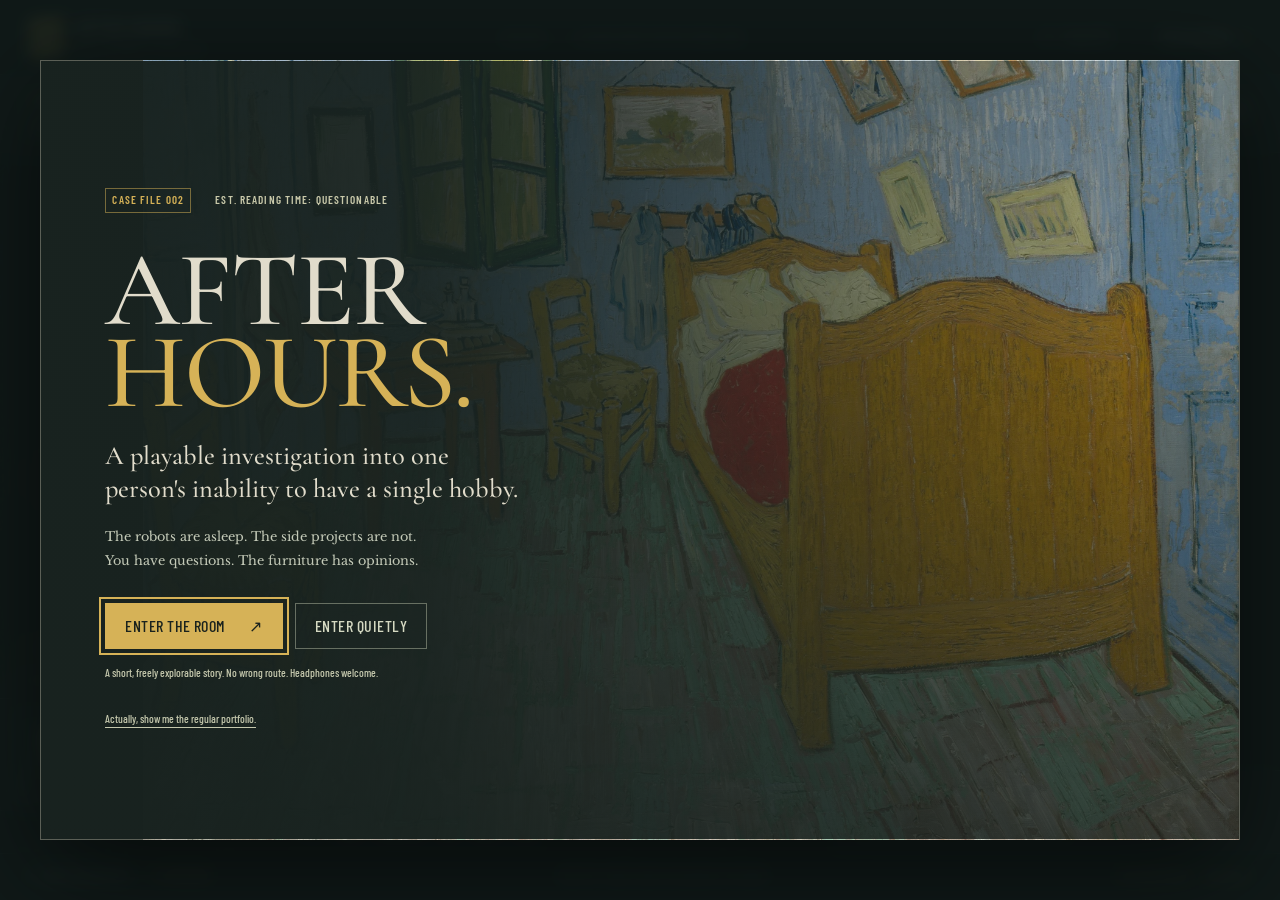
<file: after-hours.html>
<!DOCTYPE html>
<html lang="en">
<head>
  <meta charset="UTF-8">
  <meta name="viewport" content="width=device-width, initial-scale=1">
  <meta name="color-scheme" content="dark">
  <meta name="description" content="A small, excessively dramatic investigation into Nalin Agarwal's games, writing and design. A playable creative portfolio.">
  <title>After Hours | A Creative Investigation</title>
  <link rel="preconnect" href="https://fonts.googleapis.com">
  <link href="https://fonts.googleapis.com/css2?family=Barlow+Condensed:wght@400;500;600&family=Cormorant+Garamond:wght@500;600&family=Libre+Baskerville:ital,wght@0,400;1,400&display=swap" rel="stylesheet">
  <link rel="stylesheet" href="after-hours.css">
  <script src="after-hours-story.js" defer></script>
  <script src="after-hours-credits.js" defer></script>
  <script src="after-hours-audio.js" defer></script>
  <script src="after-hours.js" defer></script>
</head>
<body>
  <a class="skip-link" href="#conversation">Skip to dialogue</a>
  <header class="game-header">
    <a class="game-brand" href="creative.html" aria-label="After Hours, return to creative portfolio"><span class="brand-mark" aria-hidden="true">A/H</span><span>AFTER HOURS<small>NALIN AGARWAL'S OTHER LIFE</small></span></a>
    <div class="header-case" aria-hidden="true">CASE 002 <span>/</span> NO ONE ASKED FOR THIS MUCH LORE</div>
    <div class="header-actions">
      <button class="quiet-button sound-button" id="soundToggle" type="button" aria-pressed="false"><svg viewBox="0 0 24 24" aria-hidden="true"><path d="M11 5 6 9H3v6h3l5 4V5Zm4 3a6 6 0 0 1 0 8m3-11a10 10 0 0 1 0 14"/></svg><span id="soundLabel">Sound off</span></button>
      <a class="plain-exit" href="creative.html">Plain portfolio <span aria-hidden="true">↗</span></a>
    </div>
  </header>

  <main class="game-layout" id="gameShell">
    <section class="world" aria-labelledby="roomTitle">
      <div class="world-heading"><div><span class="eyebrow">LOCATION 01 / THE CREATIVE DEPARTMENT</span><h1 id="roomTitle">A room full of side quests.</h1></div><span class="time-label">00:43 <span>NO GOOD IDEAS SLEEP HERE</span></span></div>
      <div class="scene-viewport" id="sceneViewport">
        <div class="scene-art" id="sceneArt">
          <img id="roomArt" src="media/after-hours/room.webp" width="1800" height="1405" alt="Van Gogh's painted bedroom, reimagined as a room of creative side quests." fetchpriority="high">
          <div class="scene-light" aria-hidden="true"></div>
          <button class="hotspot" data-area="desk" style="--x:25%;--y:44%" aria-label="Inspect the desk: games"><span class="hotspot-cross" aria-hidden="true">+</span><span class="hotspot-label"><small>01 / INSPECT</small>The desk</span></button>
          <button class="hotspot" data-area="manuscript" style="--x:66%;--y:67%" aria-label="Inspect the manuscript: writing"><span class="hotspot-cross" aria-hidden="true">+</span><span class="hotspot-label"><small>02 / READ</small>The manuscript</span></button>
          <button class="hotspot" data-area="wall" style="--x:70%;--y:20%" aria-label="Inspect the wall: design archive"><span class="hotspot-cross" aria-hidden="true">+</span><span class="hotspot-label"><small>03 / EXAMINE</small>The wall</span></button>
          <button class="hotspot" data-area="mirror" style="--x:18%;--y:17%" aria-label="Talk to the inner voices"><span class="hotspot-cross" aria-hidden="true">+</span><span class="hotspot-label"><small>04 / LISTEN</small>The voices</span></button>
          <button class="hotspot" data-area="door" style="--x:95%;--y:47%" aria-label="Inspect the door: contact and ending"><span class="hotspot-cross" aria-hidden="true">+</span><span class="hotspot-label"><small>05 / CONSIDER</small>The door</span></button>
          <div class="investigator-marker" id="investigatorMarker" style="--x:49%;--y:83%" aria-hidden="true"><i></i><span>YOU, APPARENTLY</span></div>
          <div class="scene-vignette" aria-hidden="true"></div>
        </div>
        <div class="scene-note" id="sceneNote"><span aria-hidden="true">◇</span> Click an object. Your curiosity has the keys.</div>
        <button class="scene-hint" id="showHotspots" type="button" aria-pressed="true" title="Show or hide object labels">Objects <span aria-hidden="true">⌖</span></button>
        <span class="art-credit">VAN GOGH, 1889 <span aria-hidden="true">/</span> A ROOM BORROWED FROM ART HISTORY</span>
      </div>
      <div class="inner-voices" aria-label="Meet your inner committee">
        <button class="voice-card" data-voice="maker" type="button"><img src="media/after-hours/portraits/maker.webp" width="320" height="400" alt="" loading="lazy"><span><small>HANDS / ALWAYS BUSY</small><strong>The Builder</strong><em>“It probably compiles.”</em></span><i aria-hidden="true">↗</i></button>
        <button class="voice-card" data-voice="writer" type="button"><img src="media/after-hours/portraits/writer.webp" width="320" height="400" alt="" loading="lazy"><span><small>STORY / NEVER SIMPLE</small><strong>The Narrator</strong><em>“This is foreshadowing.”</em></span><i aria-hidden="true">↗</i></button>
        <button class="voice-card" data-voice="critic" type="button"><img src="media/after-hours/portraits/critic.webp" width="320" height="400" alt="" loading="lazy"><span><small>TASTE / UNSUPERVISED</small><strong>The Observer</strong><em>“A bold use of time.”</em></span><i aria-hidden="true">↗</i></button>
      </div>
      <nav class="room-nav" aria-label="Room locations"><span>GO TO</span><button data-area="desk" type="button">Desk</button><button data-area="manuscript" type="button">Manuscript</button><button data-area="wall" type="button">Wall</button><button data-area="mirror" type="button">Voices</button><button data-area="door" type="button">Door</button></nav>
    </section>

    <section class="conversation" id="conversation" aria-labelledby="conversationTitle" tabindex="-1">
      <header class="conversation-header"><div class="file-square" aria-hidden="true">02</div><div><span class="eyebrow">THE INVESTIGATION</span><h2 id="conversationTitle">You are here. Suspicious.</h2></div><button class="icon-button" id="journalButton" type="button" aria-label="Open case notes" title="Case notes"><svg viewBox="0 0 24 24" aria-hidden="true"><path d="M6 3h13v18H6a2 2 0 0 1-2-2V5a2 2 0 0 1 2-2Zm0 0v18M9 8h6m-6 4h6"/></svg></button></header>
      <div class="dialogue-scroll" id="dialogueScroll" tabindex="0" aria-label="Conversation transcript"><div class="dialogue-log" id="dialogueLog" role="log" aria-label="Investigation dialogue" aria-live="polite" aria-relevant="additions"></div></div>
      <div class="choices-panel"><div class="choice-heading"><span>WHAT DO YOU DO?</span><button id="skipText" class="text-button" type="button" hidden>Skip typing ↓</button></div><div class="dialogue-choices" id="dialogueChoices"></div><p class="choice-help">Choose with the mouse or number keys. Space skips typing.</p></div>
    </section>
  </main>

  <footer class="game-footer">
    <div class="case-progress"><span class="status-light" aria-hidden="true"></span><span id="caseState">INVESTIGATION OPEN</span><span class="progress-divider" aria-hidden="true">/</span><button class="text-button" id="dossierButton" type="button"><span id="dossierCount">0 / 3</span> DOSSIERS</button></div>
    <div class="footer-flavour" id="footerFlavour">OBJECTIVE: FIND OUT WHAT THIS MAN DOES AFTER WORK.</div>
    <div class="footer-tools"><button class="text-button" id="creditsButton" type="button">Art & sound credits</button><button class="text-button" id="restartButton" type="button">Start over ↺</button></div>
  </footer>

  <dialog class="entry-dialog" id="entryDialog" aria-labelledby="entryTitle">
    <div class="entry-scrim" aria-hidden="true"></div><div class="entry-content"><div class="entry-kicker"><span>CASE FILE 002</span><span>EST. READING TIME: QUESTIONABLE</span></div><h2 id="entryTitle">AFTER<br><span>HOURS.</span></h2><p class="entry-premise">A playable investigation into one person's inability to have a single hobby.</p><p class="entry-aside">The robots are asleep. The side projects are not.<br>You have questions. The furniture has opinions.</p><div class="entry-actions"><button class="button-primary" id="startButton" type="button">Enter the room <span aria-hidden="true">↗</span></button><button class="button-secondary" id="quietStartButton" type="button">Enter quietly</button></div><p class="entry-footnote">A short, freely explorable story. No wrong route. Headphones welcome.</p><a class="entry-back" href="creative.html">Actually, show me the regular portfolio.</a></div>
  </dialog>

  <dialog class="evidence-dialog" id="evidenceDialog" aria-labelledby="evidenceTitle"><div class="modal-top"><span class="eyebrow">EVIDENCE / NOT JUST FLAVOUR TEXT</span><button class="close-button" type="button" data-close="evidenceDialog" aria-label="Close evidence">✕</button></div><div class="evidence-content" id="evidenceContent"></div></dialog>
  <dialog class="notes-dialog" id="notesDialog" aria-labelledby="notesTitle"><div class="modal-top"><div><span class="eyebrow">YOUR CASE NOTES</span><h2 id="notesTitle">Evidence of several hobbies.</h2></div><button class="close-button" type="button" data-close="notesDialog" aria-label="Close case notes">✕</button></div><p class="notes-intro">Three dossiers to find. No mandatory order. You may, against all advice, simply enjoy yourself.</p><div id="notesList"></div><div class="notes-bottom"><span id="visitedCount">0 places investigated</span><span>Saved in this browser.</span></div></dialog>
  <dialog class="credits-dialog" id="creditsDialog" aria-labelledby="creditsTitle"><div class="modal-top"><div><span class="eyebrow">THE PEOPLE WHO ACTUALLY PAINTED THIS</span><h2 id="creditsTitle">Borrowed art. Original nonsense.</h2></div><button class="close-button" type="button" data-close="creditsDialog" aria-label="Close credits">✕</button></div><div id="artCredits" class="art-credits"></div><div class="credit-sound"><h3>Sound & writing</h3><p>Original dialogue, interaction sounds and quiet room ambience made for this portfolio. The sound is synthesized in your browser. No audio or artwork from Disco Elysium is included.</p><p>The room and inner-voice portraits use human-made, public-domain paintings. These historic faces play fictional characters, not Nalin. Full sources and image adaptations are listed above.</p></div></dialog>
  <dialog class="reset-dialog" id="resetDialog" aria-labelledby="resetTitle"><span class="eyebrow">A CLEAN SLATE. HOW OPTIMISTIC.</span><h2 id="resetTitle">Start a new investigation?</h2><p>Your dialogue and case notes will be cleared. The side projects will remain unfinished on schedule.</p><div class="reset-actions"><button class="button-secondary" type="button" data-close="resetDialog">Keep investigating</button><button class="button-primary" id="confirmRestart" type="button">Start over</button></div></dialog>
  <div class="toast" id="toast" role="status" aria-live="polite"></div>
  <noscript><div class="noscript-note">The playable version needs JavaScript. <a href="creative.html">The regular creative portfolio is here.</a></div></noscript>
</body>
</html>
</file>
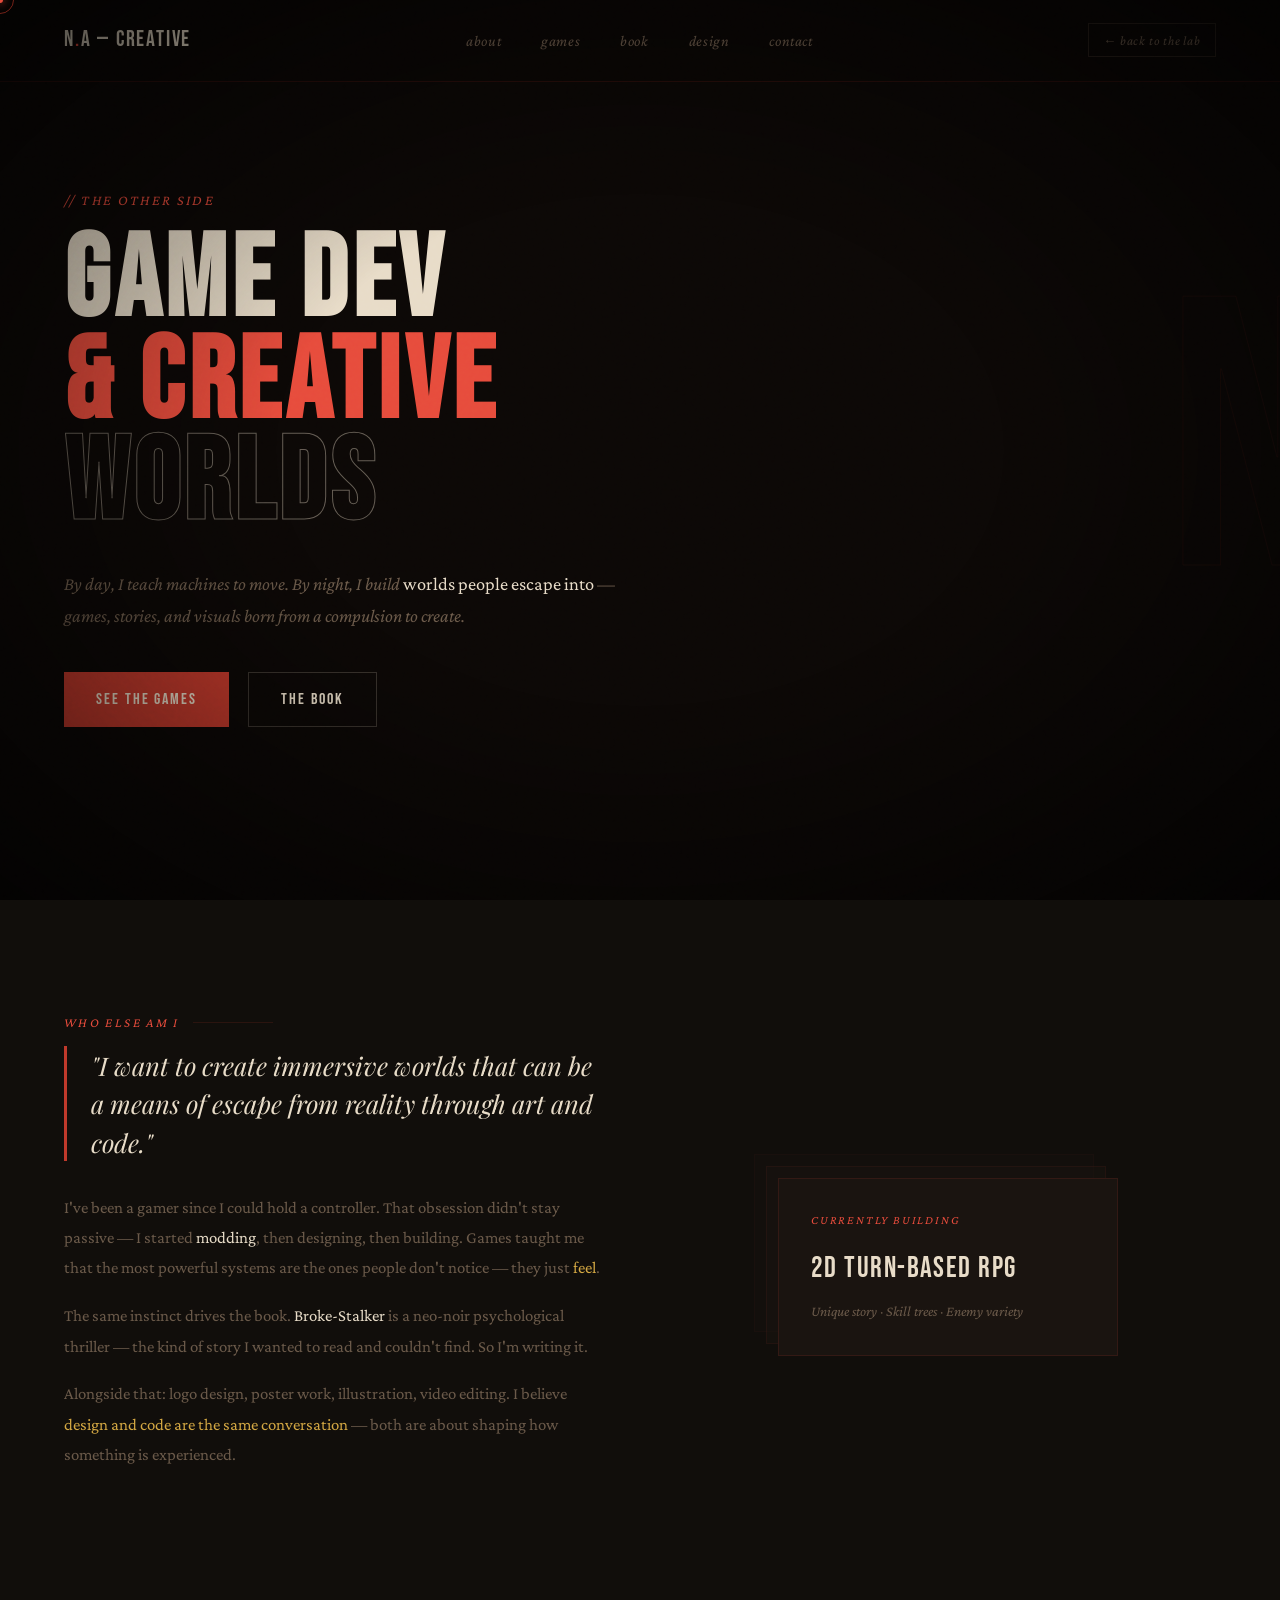
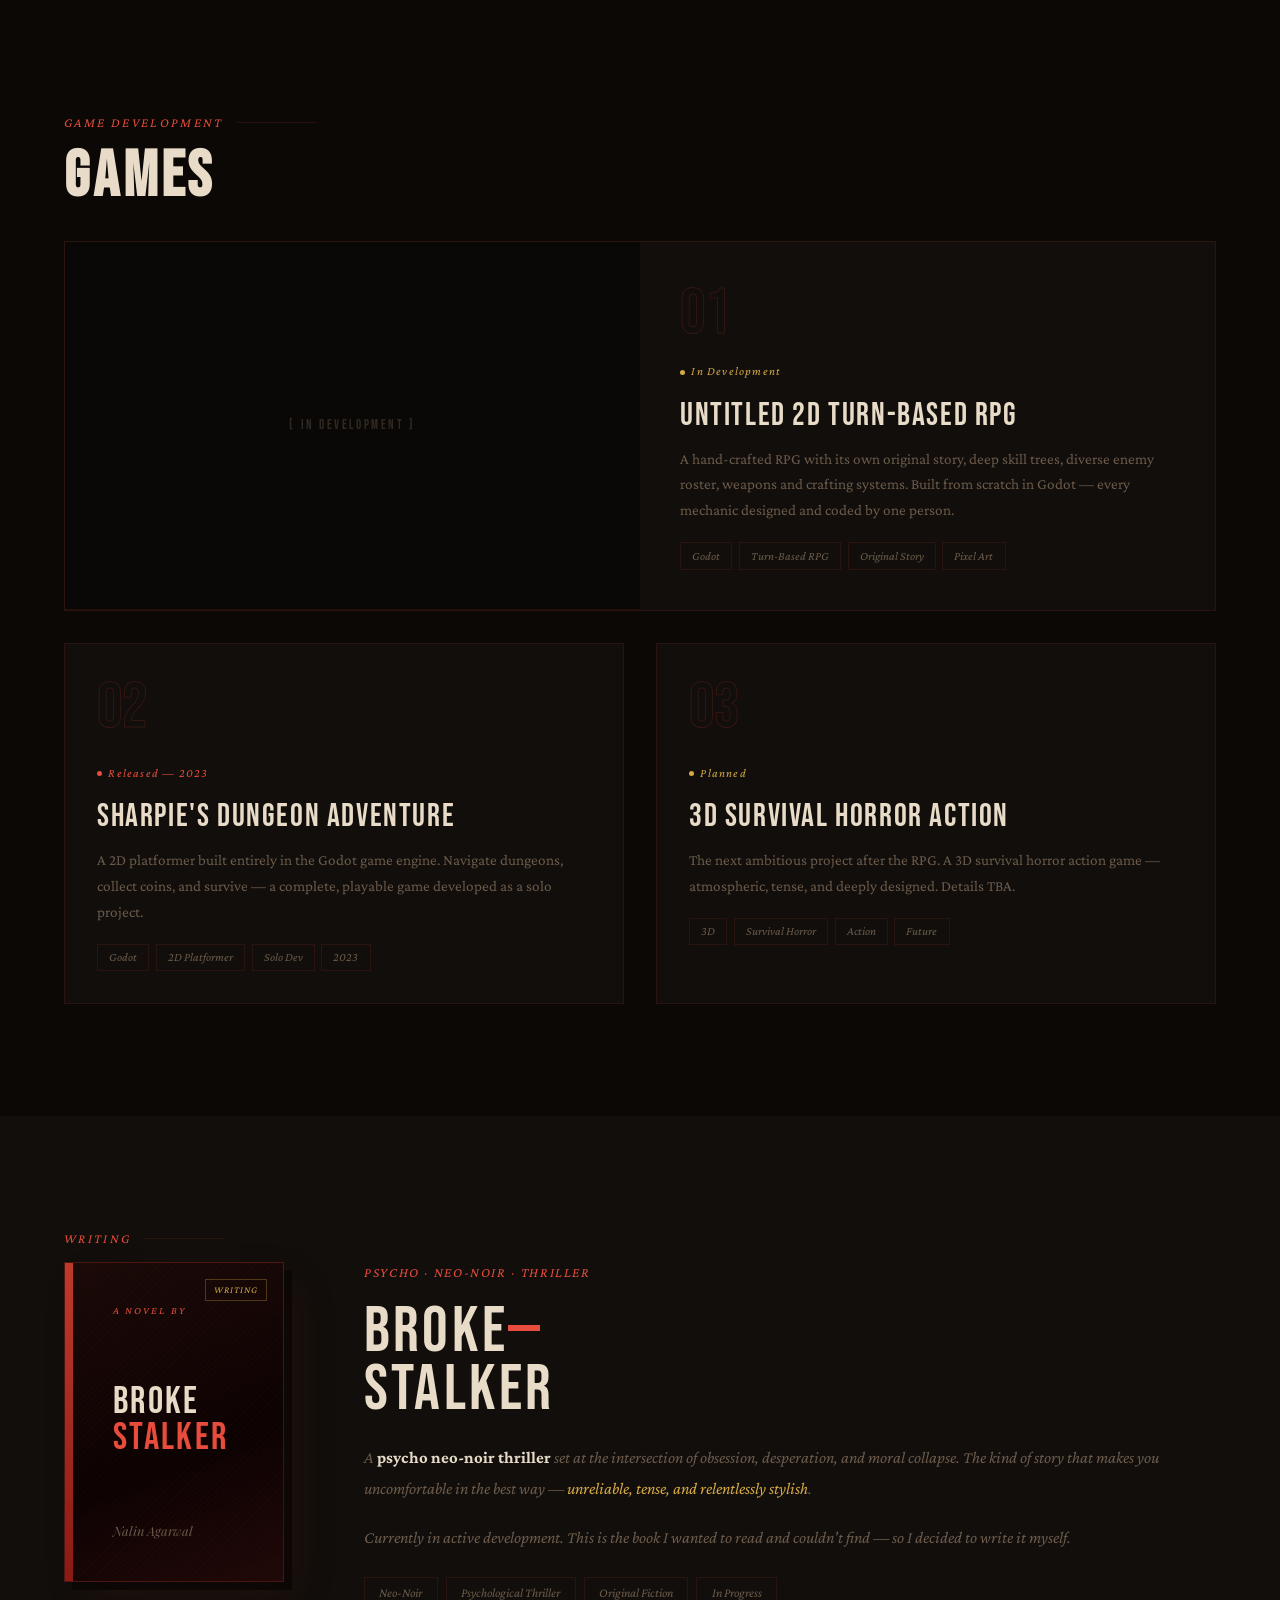
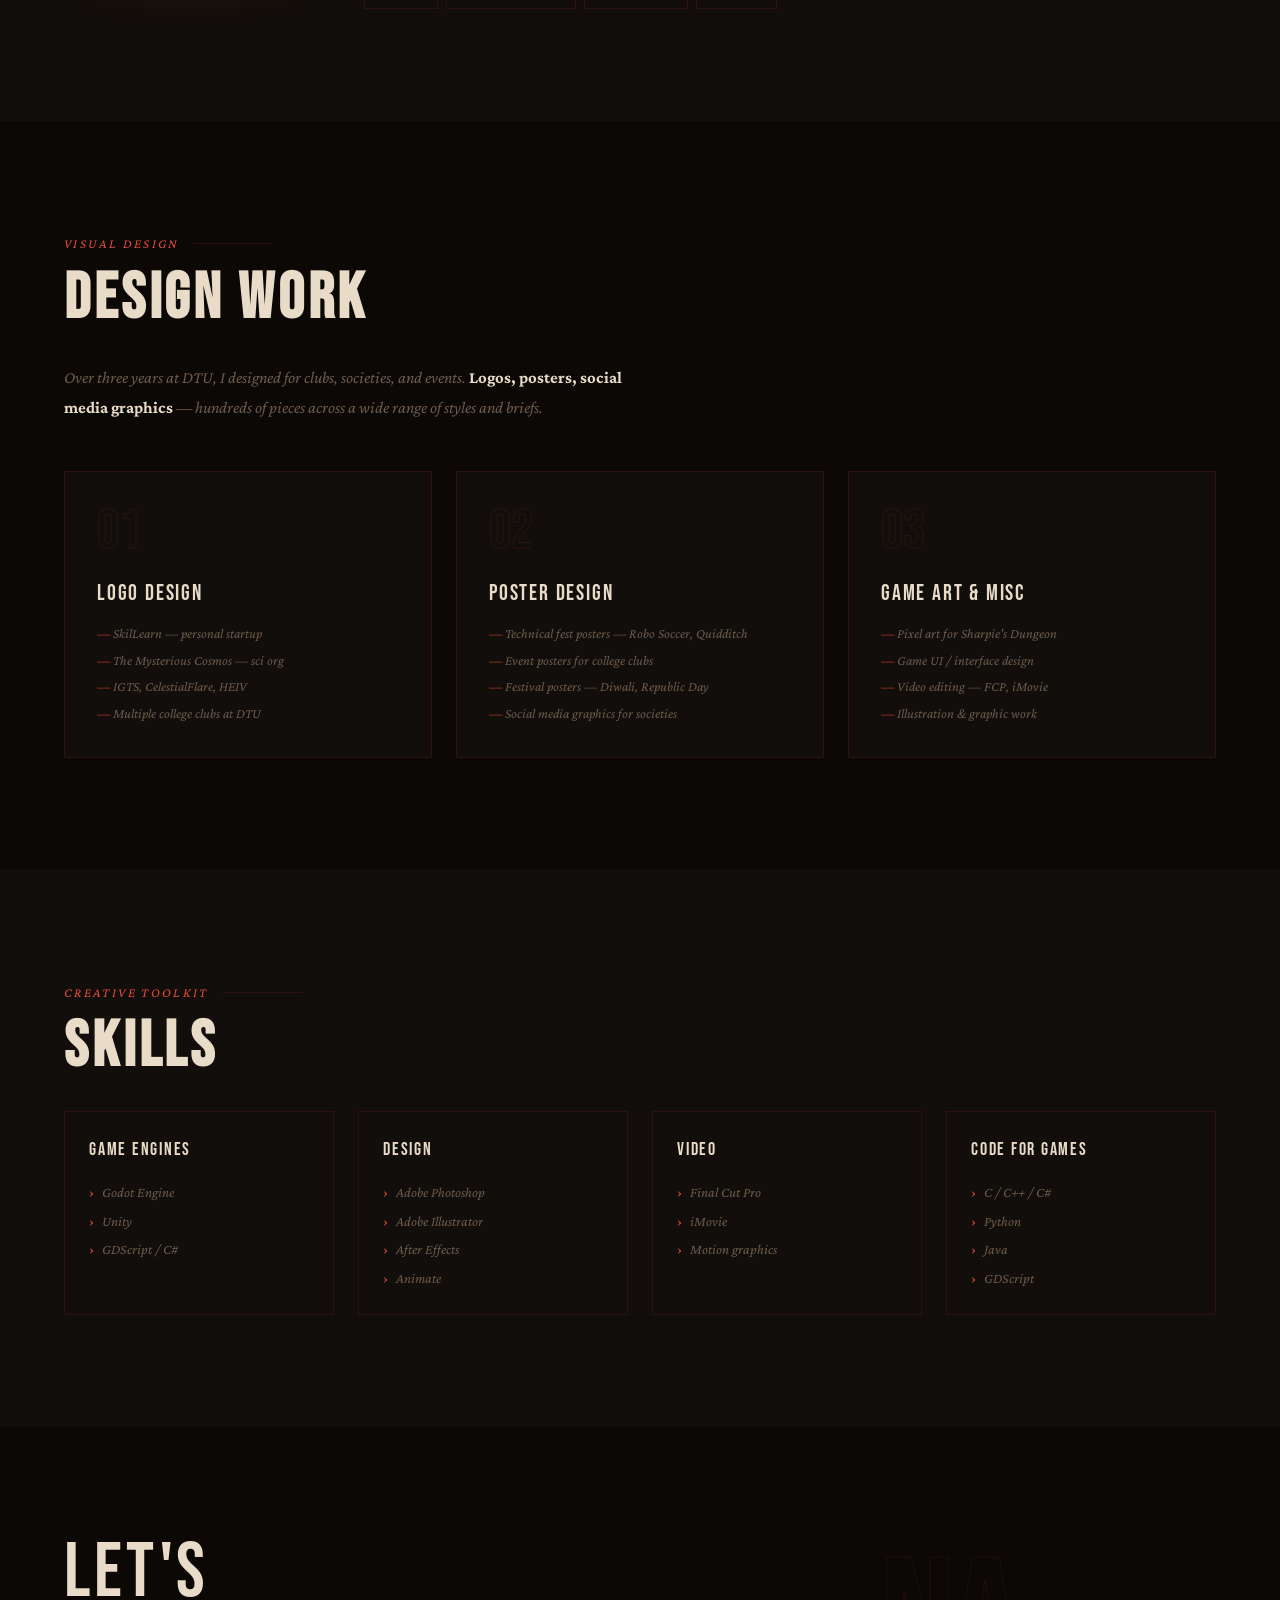
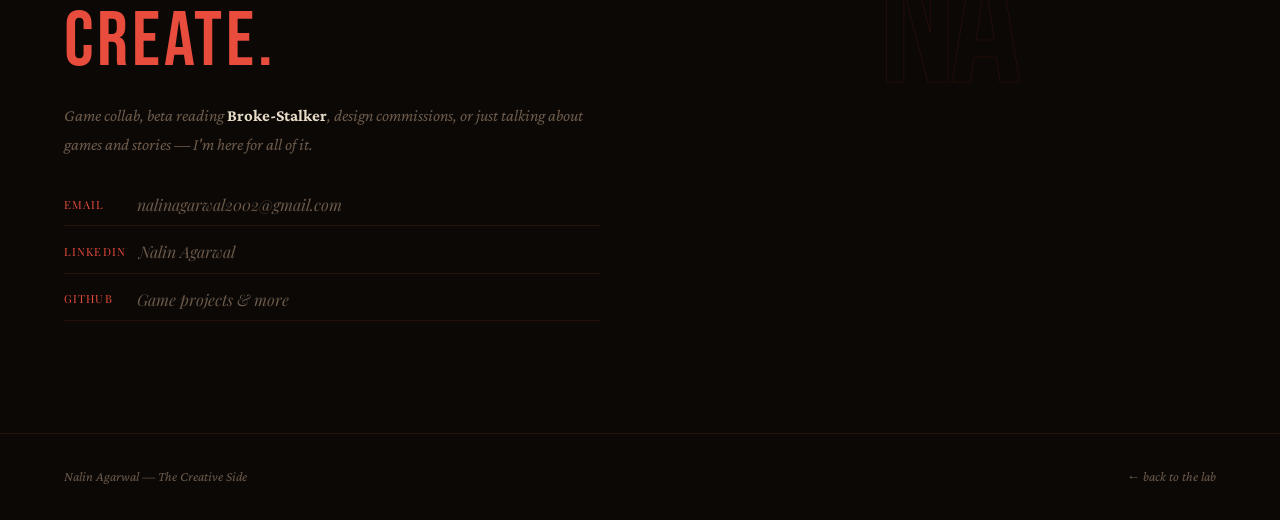
<file: creative_old.html>
<!DOCTYPE html>
<html lang="en">
<head>
  <meta charset="UTF-8"/>
  <meta name="viewport" content="width=device-width, initial-scale=1.0"/>
  <title>Nalin Agarwal — The Other Side</title>
  <link rel="preconnect" href="https://fonts.googleapis.com">
  <link href="https://fonts.googleapis.com/css2?family=Bebas+Neue&family=Playfair+Display:ital,wght@0,400;0,700;0,900;1,400;1,700&family=Crimson+Pro:ital,wght@0,300;0,400;1,300;1,400&display=swap" rel="stylesheet">
  <style>
    *, *::before, *::after { box-sizing: border-box; margin: 0; padding: 0; }

    :root {
      --bg: #0c0806;
      --surface: #110e0b;
      --surface2: #1a1410;
      --red: #c0392b;
      --red2: #e74c3c;
      --gold: #d4a843;
      --cream: #e8dcc8;
      --muted: #6b5a4a;
      --border: rgba(192,57,43,0.15);
      --font-display: 'Bebas Neue', cursive;
      --font-serif: 'Playfair Display', serif;
      --font-body: 'Crimson Pro', serif;
    }

    html { scroll-behavior: smooth; }

    body {
      background: var(--bg);
      color: var(--cream);
      font-family: var(--font-body);
      font-size: 18px;
      line-height: 1.6;
      overflow-x: hidden;
      cursor: none;
    }

    /* Film grain */
    body::before {
      content: '';
      position: fixed; inset: 0;
      background-image: url("data:image/svg+xml,%3Csvg viewBox='0 0 256 256' xmlns='http://www.w3.org/2000/svg'%3E%3Cfilter id='noise'%3E%3CfeTurbulence type='fractalNoise' baseFrequency='0.9' numOctaves='4' stitchTiles='stitch'/%3E%3C/filter%3E%3Crect width='100%25' height='100%25' filter='url(%23noise)' opacity='0.06'/%3E%3C/svg%3E");
      pointer-events: none; z-index: 1000; opacity: 1;
      mix-blend-mode: overlay;
    }

    /* Vignette */
    body::after {
      content: '';
      position: fixed; inset: 0;
      background: radial-gradient(ellipse at center, transparent 40%, rgba(0,0,0,0.7) 100%);
      pointer-events: none; z-index: 999;
    }

    /* Cursor */
    .cursor {
      position: fixed; width: 6px; height: 6px;
      background: var(--red2); border-radius: 50%;
      pointer-events: none; z-index: 9999;
      transform: translate(-50%,-50%);
      box-shadow: 0 0 10px var(--red2);
    }
    .cursor-ring {
      position: fixed; width: 28px; height: 28px;
      border: 1px solid rgba(192,57,43,0.6); border-radius: 50%;
      pointer-events: none; z-index: 9998;
      transform: translate(-50%,-50%);
      transition: transform 0.3s, width 0.2s, height 0.2s;
    }

    /* Progress */
    .progress-bar {
      position: fixed; top: 0; left: 0; height: 2px;
      background: linear-gradient(90deg, var(--red), var(--gold));
      z-index: 200;
    }

    /* NAV */
    nav {
      position: fixed; top: 0; left: 0; right: 0; z-index: 100;
      display: flex; align-items: center; justify-content: space-between;
      padding: 1.4rem 4rem;
      border-bottom: 1px solid var(--border);
      background: rgba(12,8,6,0.85);
      backdrop-filter: blur(12px);
    }
    .nav-logo {
      font-family: var(--font-display);
      font-size: 1.4rem; letter-spacing: 0.08em;
      color: var(--cream); text-decoration: none;
    }
    .nav-logo span { color: var(--red2); }
    .nav-links { display: flex; gap: 2.5rem; list-style: none; }
    .nav-links a {
      font-family: var(--font-body); font-style: italic;
      font-size: 0.95rem; color: var(--muted);
      text-decoration: none; transition: color 0.2s;
      letter-spacing: 0.04em;
    }
    .nav-links a:hover { color: var(--cream); }
    .nav-back {
      font-family: var(--font-body); font-size: 0.82rem;
      color: var(--muted); text-decoration: none;
      letter-spacing: 0.06em; display: flex; align-items: center; gap: 0.4rem;
      border: 1px solid rgba(107,90,74,0.3); padding: 0.35rem 0.9rem;
      transition: color 0.2s, border-color 0.2s;
      font-style: italic;
    }
    .nav-back:hover { color: var(--cream); border-color: var(--muted); }

    section { padding: 7rem 4rem; position: relative; z-index: 1; }

    /* HERO */
    #hero {
      min-height: 100vh;
      display: flex; flex-direction: column; justify-content: center;
      padding-top: 8rem; position: relative; overflow: hidden;
    }

    /* Rain effect */
    .rain-canvas {
      position: absolute; inset: 0;
      pointer-events: none; opacity: 0.08; z-index: 0;
    }

    /* Big atmospheric number */
    .hero-bg-text {
      position: absolute; right: -2rem; top: 50%;
      transform: translateY(-50%);
      font-family: var(--font-display);
      font-size: clamp(18rem, 30vw, 32rem);
      color: transparent;
      -webkit-text-stroke: 1px rgba(192,57,43,0.08);
      line-height: 1; pointer-events: none;
      letter-spacing: -0.05em;
      user-select: none;
    }

    .hero-eyebrow {
      font-family: var(--font-body); font-style: italic;
      font-size: 0.9rem; color: var(--red2);
      letter-spacing: 0.15em; text-transform: uppercase;
      margin-bottom: 1.2rem;
      animation: fadeUp 0.6s ease both;
    }
    h1.hero-title {
      font-family: var(--font-display);
      font-size: clamp(4rem, 9vw, 9rem);
      line-height: 0.88; letter-spacing: 0.04em;
      color: var(--cream);
      animation: fadeUp 0.7s 0.1s ease both;
    }
    h1.hero-title .red { color: var(--red2); }
    h1.hero-title .stroke {
      color: transparent;
      -webkit-text-stroke: 1px rgba(232,220,200,0.4);
    }
    .hero-sub {
      margin-top: 2rem; max-width: 560px;
      font-size: 1.15rem; font-style: italic;
      color: var(--muted); line-height: 1.75;
      animation: fadeUp 0.7s 0.2s ease both;
    }
    .hero-sub strong { color: var(--cream); font-style: normal; font-weight: 400; }
    .hero-ctas {
      margin-top: 2.5rem; display: flex; gap: 1.2rem;
      animation: fadeUp 0.7s 0.3s ease both;
    }
    .btn-noir {
      display: inline-flex; align-items: center; gap: 0.6rem;
      background: var(--red); color: var(--cream);
      font-family: var(--font-display); font-size: 1rem;
      letter-spacing: 0.12em; padding: 0.85rem 2rem;
      text-decoration: none; transition: background 0.2s, transform 0.2s;
    }
    .btn-noir:hover { background: var(--red2); transform: translateY(-2px); }
    .btn-ghost-noir {
      display: inline-flex; align-items: center; gap: 0.6rem;
      border: 1px solid rgba(232,220,200,0.2); color: var(--cream);
      font-family: var(--font-display); font-size: 1rem;
      letter-spacing: 0.12em; padding: 0.85rem 2rem;
      text-decoration: none; transition: border-color 0.2s;
    }
    .btn-ghost-noir:hover { border-color: var(--cream); }

    @keyframes fadeUp { from{opacity:0;transform:translateY(24px);}to{opacity:1;transform:translateY(0);} }

    /* DIVIDER */
    .divider {
      display: flex; align-items: center; gap: 1.5rem;
      margin-bottom: 2rem;
    }
    .divider::before, .divider::after {
      content: ''; flex: 1; height: 1px;
      background: linear-gradient(90deg, transparent, var(--border));
    }
    .divider::before { background: linear-gradient(90deg, var(--border), transparent); }
    .divider-symbol { color: var(--red); font-size: 1.2rem; }

    /* SECTION LABELS */
    .section-label {
      font-family: var(--font-body); font-style: italic;
      font-size: 0.82rem; color: var(--red2);
      letter-spacing: 0.18em; text-transform: uppercase;
      margin-bottom: 0.8rem; display: flex; align-items: center; gap: 0.8rem;
    }
    .section-label::after { content: ''; flex: 1; height: 1px; background: var(--border); max-width: 80px; }

    h2.section-title {
      font-family: var(--font-display);
      font-size: clamp(2.5rem, 5vw, 4.5rem);
      letter-spacing: 0.06em; line-height: 1;
      margin-bottom: 2rem;
    }

    /* ABOUT */
    #about { background: var(--surface); }
    .about-grid { display: grid; grid-template-columns: 1fr 1fr; gap: 5rem; align-items: center; }
    .about-quote {
      font-family: var(--font-serif); font-style: italic;
      font-size: 1.6rem; line-height: 1.5;
      color: var(--cream); margin-bottom: 2rem;
      border-left: 3px solid var(--red); padding-left: 1.5rem;
    }
    .about-text p {
      font-size: 1.05rem; color: var(--muted); line-height: 1.8; margin-bottom: 1.1rem;
    }
    .about-text p strong { color: var(--cream); font-weight: 400; }
    .about-text p em { color: var(--gold); font-style: normal; }
    .about-visual {
      position: relative; display: flex; align-items: center; justify-content: center;
    }
    .about-card-stack { position: relative; width: 100%; max-width: 340px; margin: 0 auto; }
    .stack-card {
      background: var(--surface2); border: 1px solid var(--border);
      padding: 2rem; position: relative;
    }
    .stack-card:nth-child(2) {
      position: absolute; top: -12px; left: -12px; right: 12px; bottom: 12px;
      z-index: 0; opacity: 0.5;
    }
    .stack-card:nth-child(3) {
      position: absolute; top: -24px; left: -24px; right: 24px; bottom: 24px;
      z-index: -1; opacity: 0.25;
    }
    .stack-card:first-child { z-index: 2; }
    .card-label {
      font-family: var(--font-body); font-style: italic;
      font-size: 0.75rem; color: var(--red2);
      letter-spacing: 0.15em; text-transform: uppercase; margin-bottom: 1rem;
    }
    .card-title {
      font-family: var(--font-display); font-size: 1.8rem;
      letter-spacing: 0.05em; margin-bottom: 0.5rem;
    }
    .card-sub { font-size: 0.9rem; font-style: italic; color: var(--muted); }

    /* GAMES */
    #games { }
    .games-grid { display: grid; grid-template-columns: 1fr 1fr; gap: 2rem; margin-top: 1rem; }
    .game-card {
      background: var(--surface); border: 1px solid var(--border);
      padding: 0; overflow: hidden; position: relative;
      transition: border-color 0.2s, transform 0.2s;
    }
    .game-card:hover { border-color: rgba(192,57,43,0.4); transform: translateY(-4px); }
    .game-card-body { padding: 2rem; }
    .game-num {
      font-family: var(--font-display); font-size: 4rem; letter-spacing: -0.02em;
      color: transparent; -webkit-text-stroke: 1px rgba(192,57,43,0.2);
      line-height: 1; margin-bottom: 1rem; display: block;
    }
    .game-status {
      display: inline-flex; align-items: center; gap: 0.4rem;
      font-family: var(--font-body); font-style: italic; font-size: 0.75rem;
      color: var(--gold); letter-spacing: 0.1em; margin-bottom: 1rem;
    }
    .game-status::before {
      content: ''; width: 5px; height: 5px; background: var(--gold);
      border-radius: 50%; animation: blink 2s ease infinite;
    }
    .game-status.released { color: var(--red2); }
    .game-status.released::before { background: var(--red2); animation: none; }
    @keyframes blink { 0%,100%{opacity:1}50%{opacity:0.2} }

    .game-title {
      font-family: var(--font-display); font-size: 2rem;
      letter-spacing: 0.05em; margin-bottom: 0.8rem; line-height: 1.1;
    }
    .game-desc { font-size: 0.95rem; color: var(--muted); line-height: 1.7; margin-bottom: 1.2rem; }
    .game-tags { display: flex; flex-wrap: wrap; gap: 0.4rem; }
    .game-tag {
      font-family: var(--font-body); font-style: italic; font-size: 0.75rem;
      padding: 0.2rem 0.7rem; border: 1px solid var(--border); color: var(--muted);
      transition: all 0.15s;
    }
    .game-tag:hover { color: var(--red2); border-color: rgba(192,57,43,0.3); }
    .game-card.featured-game { grid-column: 1 / -1; }
    .game-card.featured-game .game-card-inner {
      display: grid; grid-template-columns: 1fr 1fr; gap: 0;
    }
    .game-screenshot {
      background: #0a0806;
      border-bottom: 1px solid var(--border);
      overflow: hidden; position: relative; min-height: 180px;
      display: flex; align-items: center; justify-content: center;
    }
    .game-screenshot-placeholder {
      font-family: var(--font-display); font-size: 0.8rem;
      letter-spacing: 0.2em; color: var(--muted); opacity: 0.4;
    }
    .game-card.featured-game .game-card-body { padding: 2.5rem; display: flex; flex-direction: column; justify-content: center; }

    /* BOOK */
    #book { background: var(--surface); }
    .book-layout { display: grid; grid-template-columns: auto 1fr; gap: 5rem; align-items: start; }
    .book-cover {
      width: 220px; flex-shrink: 0;
      background: linear-gradient(160deg, #1a0a08 0%, #0c0202 60%, #200808 100%);
      border: 1px solid rgba(192,57,43,0.3);
      padding: 2.5rem 2rem;
      position: relative; overflow: hidden;
      box-shadow: 8px 8px 0 rgba(0,0,0,0.5), 16px 16px 40px rgba(192,57,43,0.08);
      min-height: 320px;
      display: flex; flex-direction: column; justify-content: space-between;
    }
    .book-cover::before {
      content: '';
      position: absolute; inset: 0;
      background: repeating-linear-gradient(
        -45deg, transparent, transparent 3px,
        rgba(192,57,43,0.03) 3px, rgba(192,57,43,0.03) 4px
      );
    }
    .book-cover::after {
      content: '';
      position: absolute; left: 0; top: 0; bottom: 0; width: 8px;
      background: linear-gradient(180deg, #c0392b, #8b1a14);
    }
    .book-cover-label {
      font-family: var(--font-body); font-style: italic;
      font-size: 0.65rem; color: var(--red2); letter-spacing: 0.2em;
      text-transform: uppercase; margin-left: 1rem;
    }
    .book-cover-title {
      font-family: var(--font-display); font-size: 2.4rem;
      letter-spacing: 0.06em; line-height: 0.95;
      color: var(--cream); margin-left: 1rem;
    }
    .book-cover-title span { display: block; color: var(--red2); }
    .book-cover-author {
      font-family: var(--font-serif); font-style: italic;
      font-size: 0.8rem; color: var(--muted); margin-left: 1rem;
    }
    .book-wip {
      position: absolute; top: 1rem; right: 1rem;
      font-family: var(--font-body); font-style: italic; font-size: 0.6rem;
      color: var(--gold); letter-spacing: 0.1em; text-transform: uppercase;
      border: 1px solid rgba(212,168,67,0.3); padding: 0.15rem 0.5rem;
    }
    .book-info { }
    .book-genre {
      font-family: var(--font-body); font-style: italic;
      font-size: 0.85rem; color: var(--red2); letter-spacing: 0.12em;
      text-transform: uppercase; margin-bottom: 1.2rem;
    }
    .book-title-large {
      font-family: var(--font-display); font-size: clamp(3rem, 5vw, 5rem);
      letter-spacing: 0.05em; line-height: 0.9; margin-bottom: 1.5rem;
    }
    .book-title-large span { color: var(--red2); }
    .book-desc p {
      font-size: 1.05rem; color: var(--muted); line-height: 1.85; margin-bottom: 1.1rem; font-style: italic;
    }
    .book-desc p strong { color: var(--cream); font-style: normal; }
    .book-desc p em { color: var(--gold); }
    .book-tags { display: flex; flex-wrap: wrap; gap: 0.5rem; margin-top: 1.5rem; }
    .book-tag {
      font-family: var(--font-body); font-style: italic; font-size: 0.8rem;
      padding: 0.3rem 0.9rem; border: 1px solid var(--border); color: var(--muted);
      transition: all 0.15s;
    }
    .book-tag:hover { color: var(--red2); border-color: rgba(192,57,43,0.3); }

    /* DESIGN */
    #design { }
    .design-intro { font-size: 1.05rem; color: var(--muted); line-height: 1.8; max-width: 600px; margin-bottom: 3rem; font-style: italic; }
    .design-intro strong { color: var(--cream); font-style: normal; }
    .design-categories { display: grid; grid-template-columns: repeat(3,1fr); gap: 1.5rem; }
    .design-cat {
      background: var(--surface); border: 1px solid var(--border);
      padding: 2rem; position: relative; overflow: hidden;
      transition: border-color 0.2s;
    }
    .design-cat:hover { border-color: rgba(192,57,43,0.3); }
    .design-cat::after {
      content: '';
      position: absolute; bottom: 0; left: 0; right: 0; height: 2px;
      background: linear-gradient(90deg, var(--red), transparent);
      opacity: 0; transition: opacity 0.3s;
    }
    .design-cat:hover::after { opacity: 1; }
    .design-cat-num {
      font-family: var(--font-display); font-size: 3.5rem;
      color: transparent; -webkit-text-stroke: 1px rgba(192,57,43,0.15);
      line-height: 1; margin-bottom: 1rem;
    }
    .design-cat-title {
      font-family: var(--font-display); font-size: 1.4rem;
      letter-spacing: 0.08em; margin-bottom: 0.7rem;
    }
    .design-cat-items {
      list-style: none; display: flex; flex-direction: column; gap: 0.3rem;
    }
    .design-cat-items li {
      font-family: var(--font-body); font-style: italic;
      font-size: 0.85rem; color: var(--muted);
      padding-left: 1rem; position: relative;
    }
    .design-cat-items li::before { content: '—'; position: absolute; left: 0; color: var(--red); }

    /* SKILLS */
    #cskills { background: var(--surface); }
    .cskills-grid { display: grid; grid-template-columns: repeat(auto-fit, minmax(200px,1fr)); gap: 1.5rem; margin-top: 1rem; }
    .cskill-group { padding: 1.5rem; border: 1px solid var(--border); }
    .cskill-title {
      font-family: var(--font-display); font-size: 1.1rem;
      letter-spacing: 0.1em; color: var(--cream); margin-bottom: 1rem;
    }
    .cskill-list { display: flex; flex-direction: column; gap: 0.4rem; }
    .cskill-list span {
      font-family: var(--font-body); font-style: italic;
      font-size: 0.88rem; color: var(--muted);
      display: flex; align-items: center; gap: 0.5rem;
    }
    .cskill-list span::before { content: '›'; color: var(--red2); font-style: normal; }

    /* CONTACT */
    #creative-contact { }
    .contact-split { display: grid; grid-template-columns: 1fr 1fr; gap: 5rem; align-items: start; }
    .contact-left .big-text {
      font-family: var(--font-display); font-size: clamp(3rem, 6vw, 6rem);
      letter-spacing: 0.05em; line-height: 0.9; color: var(--cream);
      margin-bottom: 1.5rem;
    }
    .contact-left .big-text span { color: var(--red2); display: block; }
    .contact-note {
      font-family: var(--font-body); font-style: italic;
      font-size: 1.05rem; color: var(--muted); line-height: 1.75; margin-bottom: 2rem;
    }
    .contact-note strong { color: var(--cream); font-style: normal; }
    .contact-links-col { display: flex; flex-direction: column; gap: 0.8rem; margin-top: 2rem; }
    .c-link {
      font-family: var(--font-serif); font-style: italic;
      font-size: 1rem; color: var(--muted);
      text-decoration: none; display: flex; align-items: center; gap: 0.8rem;
      transition: color 0.2s; border-bottom: 1px solid transparent;
      padding-bottom: 0.5rem; border-color: var(--border);
    }
    .c-link:hover { color: var(--cream); }
    .c-link span { color: var(--red2); font-style: normal; font-size: 0.7rem; letter-spacing: 0.1em; text-transform: uppercase; min-width: 60px; }

    /* FOOTER */
    footer {
      padding: 2rem 4rem; border-top: 1px solid var(--border);
      display: flex; align-items: center; justify-content: space-between;
      font-family: var(--font-body); font-style: italic;
      font-size: 0.85rem; color: var(--muted);
      position: relative; z-index: 1;
    }
    .f-back {
      color: var(--muted); text-decoration: none;
      display: flex; align-items: center; gap: 0.5rem; transition: color 0.2s;
    }
    .f-back:hover { color: var(--cream); }

    /* Reveal */
    .reveal { opacity: 0; transform: translateY(24px); transition: opacity 0.6s ease, transform 0.6s ease; }
    .reveal.visible { opacity: 1; transform: translateY(0); }

    @media (max-width: 900px) {
      nav { padding: 1rem 1.5rem; }
      section { padding: 5rem 1.5rem; }
      #hero { padding: 7rem 1.5rem 4rem; }
      .about-grid, .book-layout, .contact-split { grid-template-columns: 1fr; gap: 3rem; }
      .games-grid { grid-template-columns: 1fr; }
      .game-card.featured-game .game-card-inner { grid-template-columns: 1fr; }
      .design-categories { grid-template-columns: 1fr; }
      .nav-links { display: none; }
      footer { flex-direction: column; gap: 0.8rem; padding: 1.5rem; }
    }
  </style>
</head>
<body>

  <div class="cursor" id="cursor"></div>
  <div class="cursor-ring" id="cursorRing"></div>
  <div class="progress-bar" id="progressBar"></div>
  <canvas class="rain-canvas" id="rainCanvas"></canvas>

  <!-- NAV -->
  <nav>
    <a href="creative.html" class="nav-logo">N<span>.</span>A — CREATIVE</a>
    <ul class="nav-links">
      <li><a href="#about">about</a></li>
      <li><a href="#games">games</a></li>
      <li><a href="#book">book</a></li>
      <li><a href="#design">design</a></li>
      <li><a href="#creative-contact">contact</a></li>
    </ul>
    <a href="index.html" class="nav-back">← back to the lab</a>
  </nav>

  <!-- HERO -->
  <section id="hero">
    <div class="hero-bg-text">N</div>
    <div class="hero-eyebrow">// the other side</div>
    <h1 class="hero-title">
      GAME DEV<br>
      <span class="red">& CREATIVE</span><br>
      <span class="stroke">WORLDS</span>
    </h1>
    <p class="hero-sub">
      By day, I teach machines to move. By night, I build <strong>worlds people escape into</strong> —
      games, stories, and visuals born from a compulsion to create.
    </p>
    <div class="hero-ctas">
      <a href="#games" class="btn-noir">See the Games</a>
      <a href="#book" class="btn-ghost-noir">The Book</a>
    </div>
  </section>

  <!-- ABOUT -->
  <section id="about">
    <div class="section-label">Who else am I</div>
    <div class="about-grid reveal">
      <div class="about-text">
        <div class="about-quote">
          "I want to create immersive worlds that can be a means of escape from reality through art and code."
        </div>
        <p>
          I've been a gamer since I could hold a controller. That obsession didn't stay passive —
          I started <strong>modding</strong>, then designing, then building. Games taught me
          that the most powerful systems are the ones people don't notice — they just <em>feel</em>.
        </p>
        <p>
          The same instinct drives the book. <strong>Broke-Stalker</strong> is a neo-noir
          psychological thriller — the kind of story I wanted to read and couldn't find.
          So I'm writing it.
        </p>
        <p>
          Alongside that: logo design, poster work, illustration, video editing.
          I believe <em>design and code are the same conversation</em> — both are about
          shaping how something is experienced.
        </p>
      </div>
      <div class="about-visual">
        <div class="about-card-stack">
          <div class="stack-card">
            <div class="card-label">Currently building</div>
            <div class="card-title">2D TURN-BASED RPG</div>
            <div class="card-sub">Unique story · Skill trees · Enemy variety</div>
          </div>
          <div class="stack-card"></div>
          <div class="stack-card"></div>
        </div>
      </div>
    </div>
  </section>

  <!-- GAMES -->
  <section id="games">
    <div class="section-label">Game Development</div>
    <h2 class="section-title reveal">GAMES</h2>
    <div class="games-grid reveal">

      <!-- Featured: WIP RPG -->
      <div class="game-card featured-game">
        <div class="game-card-inner">
          <div class="game-screenshot">
            <span class="game-screenshot-placeholder">[ IN DEVELOPMENT ]</span>
          </div>
          <div class="game-card-body">
            <span class="game-num">01</span>
            <div class="game-status">In Development</div>
            <div class="game-title">UNTITLED 2D TURN-BASED RPG</div>
            <p class="game-desc">A hand-crafted RPG with its own original story, deep skill trees, diverse enemy roster, weapons and crafting systems. Built from scratch in Godot — every mechanic designed and coded by one person.</p>
            <div class="game-tags">
              <span class="game-tag">Godot</span>
              <span class="game-tag">Turn-Based RPG</span>
              <span class="game-tag">Original Story</span>
              <span class="game-tag">Pixel Art</span>
            </div>
          </div>
        </div>
      </div>

      <!-- Sharpie's -->
      <div class="game-card">
        <div class="game-card-body">
          <span class="game-num">02</span>
          <div class="game-status released">Released — 2023</div>
          <div class="game-title">SHARPIE'S DUNGEON ADVENTURE</div>
          <p class="game-desc">A 2D platformer built entirely in the Godot game engine. Navigate dungeons, collect coins, and survive — a complete, playable game developed as a solo project.</p>
          <div class="game-tags">
            <span class="game-tag">Godot</span>
            <span class="game-tag">2D Platformer</span>
            <span class="game-tag">Solo Dev</span>
            <span class="game-tag">2023</span>
          </div>
        </div>
      </div>

      <!-- Future 3D horror -->
      <div class="game-card">
        <div class="game-card-body">
          <span class="game-num">03</span>
          <div class="game-status">Planned</div>
          <div class="game-title">3D SURVIVAL HORROR ACTION</div>
          <p class="game-desc">The next ambitious project after the RPG. A 3D survival horror action game — atmospheric, tense, and deeply designed. Details TBA.</p>
          <div class="game-tags">
            <span class="game-tag">3D</span>
            <span class="game-tag">Survival Horror</span>
            <span class="game-tag">Action</span>
            <span class="game-tag">Future</span>
          </div>
        </div>
      </div>

    </div>
  </section>

  <!-- BOOK -->
  <section id="book">
    <div class="section-label">Writing</div>
    <div class="book-layout reveal">
      <div class="book-cover">
        <span class="book-wip">writing</span>
        <div class="book-cover-label">A novel by</div>
        <div>
          <div class="book-cover-title">BROKE<span>STALKER</span></div>
        </div>
        <div class="book-cover-author">Nalin Agarwal</div>
      </div>
      <div class="book-info">
        <div class="book-genre">Psycho · Neo-Noir · Thriller</div>
        <div class="book-title-large">BROKE<span>—</span><br>STALKER</div>
        <div class="book-desc">
          <p>
            A <strong>psycho neo-noir thriller</strong> set at the intersection of obsession, desperation, and moral collapse.
            The kind of story that makes you uncomfortable in the best way —
            <em>unreliable, tense, and relentlessly stylish</em>.
          </p>
          <p>
            Currently in active development. This is the book I wanted to read and couldn't find
            — so I decided to write it myself.
          </p>
        </div>
        <div class="book-tags">
          <span class="book-tag">Neo-Noir</span>
          <span class="book-tag">Psychological Thriller</span>
          <span class="book-tag">Original Fiction</span>
          <span class="book-tag">In Progress</span>
        </div>
      </div>
    </div>
  </section>

  <!-- DESIGN -->
  <section id="design">
    <div class="section-label">Visual Design</div>
    <h2 class="section-title reveal">DESIGN WORK</h2>
    <p class="design-intro reveal">
      Over three years at DTU, I designed for clubs, societies, and events.
      <strong>Logos, posters, social media graphics</strong> — hundreds of pieces across a wide range of styles and briefs.
    </p>
    <div class="design-categories reveal">
      <div class="design-cat">
        <div class="design-cat-num">01</div>
        <div class="design-cat-title">LOGO DESIGN</div>
        <ul class="design-cat-items">
          <li>SkilLearn — personal startup</li>
          <li>The Mysterious Cosmos — sci org</li>
          <li>IGTS, CelestialFlare, HEIV</li>
          <li>Multiple college clubs at DTU</li>
        </ul>
      </div>
      <div class="design-cat">
        <div class="design-cat-num">02</div>
        <div class="design-cat-title">POSTER DESIGN</div>
        <ul class="design-cat-items">
          <li>Technical fest posters — Robo Soccer, Quidditch</li>
          <li>Event posters for college clubs</li>
          <li>Festival posters — Diwali, Republic Day</li>
          <li>Social media graphics for societies</li>
        </ul>
      </div>
      <div class="design-cat">
        <div class="design-cat-num">03</div>
        <div class="design-cat-title">GAME ART & MISC</div>
        <ul class="design-cat-items">
          <li>Pixel art for Sharpie's Dungeon</li>
          <li>Game UI / interface design</li>
          <li>Video editing — FCP, iMovie</li>
          <li>Illustration & graphic work</li>
        </ul>
      </div>
    </div>
  </section>

  <!-- CREATIVE SKILLS -->
  <section id="cskills">
    <div class="section-label">Creative Toolkit</div>
    <h2 class="section-title reveal">SKILLS</h2>
    <div class="cskills-grid reveal">
      <div class="cskill-group">
        <div class="cskill-title">GAME ENGINES</div>
        <div class="cskill-list">
          <span>Godot Engine</span>
          <span>Unity</span>
          <span>GDScript / C#</span>
        </div>
      </div>
      <div class="cskill-group">
        <div class="cskill-title">DESIGN</div>
        <div class="cskill-list">
          <span>Adobe Photoshop</span>
          <span>Adobe Illustrator</span>
          <span>After Effects</span>
          <span>Animate</span>
        </div>
      </div>
      <div class="cskill-group">
        <div class="cskill-title">VIDEO</div>
        <div class="cskill-list">
          <span>Final Cut Pro</span>
          <span>iMovie</span>
          <span>Motion graphics</span>
        </div>
      </div>
      <div class="cskill-group">
        <div class="cskill-title">CODE FOR GAMES</div>
        <div class="cskill-list">
          <span>C / C++ / C#</span>
          <span>Python</span>
          <span>Java</span>
          <span>GDScript</span>
        </div>
      </div>
    </div>
  </section>

  <!-- CONTACT -->
  <section id="creative-contact">
    <div class="contact-split">
      <div class="contact-left reveal">
        <div class="big-text">LET'S<span>CREATE.</span></div>
        <p class="contact-note">
          Game collab, beta reading <strong>Broke-Stalker</strong>, design commissions,
          or just talking about games and stories — I'm here for all of it.
        </p>
        <div class="contact-links-col">
          <a href="mailto:nalinagarwal2002@gmail.com" class="c-link">
            <span>Email</span> nalinagarwal2002@gmail.com
          </a>
          <a href="https://linkedin.com" target="_blank" class="c-link">
            <span>LinkedIn</span> Nalin Agarwal
          </a>
          <a href="https://github.com" target="_blank" class="c-link">
            <span>GitHub</span> Game projects & more
          </a>
        </div>
      </div>
      <div class="reveal" style="display:flex;align-items:center;justify-content:center;">
        <div style="font-family:var(--font-display);font-size:clamp(6rem,14vw,14rem);color:transparent;-webkit-text-stroke:1px rgba(192,57,43,0.12);line-height:1;user-select:none;letter-spacing:-0.03em;">NA</div>
      </div>
    </div>
  </section>

  <footer>
    <span>Nalin Agarwal — The Creative Side</span>
    <a href="index.html" class="f-back">← back to the lab</a>
  </footer>

  <script>
    // Cursor
    const cursor = document.getElementById('cursor');
    const ring = document.getElementById('cursorRing');
    let mx=0,my=0,rx=0,ry=0;
    document.addEventListener('mousemove',e=>{mx=e.clientX;my=e.clientY;cursor.style.left=mx+'px';cursor.style.top=my+'px';});
    (function animRing(){rx+=(mx-rx)*0.1;ry+=(my-ry)*0.1;ring.style.left=rx+'px';ring.style.top=ry+'px';requestAnimationFrame(animRing);})();
    document.querySelectorAll('a,button').forEach(el=>{
      el.addEventListener('mouseenter',()=>{ring.style.width='48px';ring.style.height='48px';});
      el.addEventListener('mouseleave',()=>{ring.style.width='28px';ring.style.height='28px';});
    });

    // Progress
    const pb=document.getElementById('progressBar');
    window.addEventListener('scroll',()=>{pb.style.width=(window.scrollY/(document.body.scrollHeight-window.innerHeight)*100)+'%';});

    // Reveal
    const obs=new IntersectionObserver(entries=>{entries.forEach(e=>{if(e.isIntersecting)e.target.classList.add('visible');});},{threshold:0.1});
    document.querySelectorAll('.reveal').forEach(el=>obs.observe(el));

    // Rain
    const canvas=document.getElementById('rainCanvas');
    const ctx=canvas.getContext('2d');
    let drops=[];
    function resizeCanvas(){canvas.width=window.innerWidth;canvas.height=window.innerHeight;}
    resizeCanvas();
    window.addEventListener('resize',resizeCanvas);
    for(let i=0;i<120;i++){drops.push({x:Math.random()*window.innerWidth,y:Math.random()*window.innerHeight,len:Math.random()*20+8,speed:Math.random()*3+1,opacity:Math.random()*0.4+0.1});}
    function drawRain(){
      ctx.clearRect(0,0,canvas.width,canvas.height);
      drops.forEach(d=>{
        ctx.beginPath();
        ctx.moveTo(d.x,d.y);
        ctx.lineTo(d.x-d.len*0.2,d.y+d.len);
        ctx.strokeStyle=`rgba(192,57,43,${d.opacity})`;
        ctx.lineWidth=0.5;
        ctx.stroke();
        d.y+=d.speed;
        if(d.y>canvas.height){d.y=-d.len;d.x=Math.random()*canvas.width;}
      });
      requestAnimationFrame(drawRain);
    }
    drawRain();
  </script>
</body>
</html>
</file>
<file: theme.css>
/* Shared color values used by the interactive canvases and theme switch. */
:root {
  --bg-rgb: 245, 250, 248;
  --accent-rgb: 17, 100, 102;
  --text-rgb: 44, 53, 49;
  --warm-rgb: 128, 80, 34;
  --peach-rgb: 255, 203, 154;
  --danger-rgb: 135, 80, 45;
  --goal: #345e52;
  --goal-rgb: 52, 94, 82;
  --robot-eye: #ffffff;
  --button-text: #ffffff;
}

:root[data-theme="dark"] {
  color-scheme: dark;
  --bg: #121b19;
  --surface: #192622;
  --surface2: #20332e;
  --accent: #91d3c4;
  --accent2: #e3bd8b;
  --accent3: #e8a681;
  --text: #e1eae4;
  --muted: #b0c2b7;
  --mint: #243f37;
  --peach: #493a2c;
  --sand: #99795a;
  --ochre: #d4ab70;
  --border: rgba(145, 211, 196, .24);
  --border2: rgba(225, 234, 228, .17);
  --bg-rgb: 18, 27, 25;
  --accent-rgb: 145, 211, 196;
  --text-rgb: 225, 234, 228;
  --warm-rgb: 227, 189, 139;
  --peach-rgb: 227, 189, 139;
  --danger-rgb: 232, 166, 129;
  --goal: #b8d6c1;
  --goal-rgb: 184, 214, 193;
  --robot-eye: #152622;
  --button-text: #152622;
}

/* Explicit theme choices and a visible route to the creative portfolio. */
nav { gap: 1rem; }
.nav-actions { display: flex; align-items: center; gap: .8rem; flex-shrink: 0; }
.mode-switch { display: inline-flex; align-items: center; padding: 3px; border: 1px solid var(--border); border-radius: 7px; background: var(--surface); }
.mode-option {
  display: inline-flex; align-items: center; justify-content: center; gap: .35rem;
  min-height: 38px; padding: .4rem .65rem; white-space: nowrap;
  border: 1px solid transparent; border-radius: 4px; background: transparent; color: var(--muted);
  font: .8rem/1.4 var(--font-tech); letter-spacing: .02em; text-decoration: none;
  transition: background .2s, color .2s, border-color .2s;
}
.mode-option:hover { color: var(--accent); background: var(--surface2); }
.mode-option[aria-pressed="true"] { background: var(--mint); border-color: var(--border); color: var(--accent); }
.mode-fun { color: var(--accent2); border-left-color: var(--border2); border-radius: 0 4px 4px 0; margin-left: 3px; }
.mode-fun:hover { background: var(--peach); color: var(--accent2); }
.mode-option:focus-visible, .section-index a:focus-visible, .section-rail-toggle:focus-visible { outline: 2px solid var(--accent); outline-offset: 3px; }

/* A quiet index stays beside the page; the list itself scrolls on short screens. */
section[id] { scroll-margin-top: calc(var(--page-header-height, 100px) + 1rem); }
.section-rail {
  position: fixed; z-index: 90; top: 50%; left: 10px; transform: translateY(-50%);
  display: flex; flex-direction: column; width: 44px; max-height: calc(100dvh - 12rem);
  padding: .45rem 0; overflow: hidden; border: 1px solid var(--border2); border-radius: 8px;
  background: rgba(var(--bg-rgb), .96); transition: width .2s, box-shadow .2s;
}
.section-rail-heading { height: 1.5rem; padding-inline: .7rem; overflow: hidden; white-space: nowrap; color: var(--muted); font: .55rem/1.5rem var(--font-tech); letter-spacing: .07em; }
.section-rail-toggle { display: none; }
.section-index { position: relative; list-style: none; min-height: 0; overflow-y: auto; overflow-x: hidden; scrollbar-width: thin; scrollbar-color: var(--border) transparent; }
.section-index a { display: flex; align-items: center; gap: .4rem; min-height: 36px; padding: .35rem .55rem; border-left: 2px solid transparent; color: var(--muted); text-decoration: none; white-space: nowrap; font: .7rem/1.4 var(--font-tech); }
.section-number { flex: 0 0 22px; text-align: center; font-size: .6rem; opacity: .65; }
.section-name { min-width: 0; white-space: normal; opacity: 0; transition: opacity .15s; }
.section-index a:hover { color: var(--accent); background: var(--surface2); }
.section-index a[aria-current="location"] { color: var(--accent); border-left-color: var(--accent); background: var(--surface2); }
.section-index a[aria-current="location"] .section-number { opacity: 1; }
@media (min-width: 901px) and (max-width: 1399px) {
  .section-rail:hover, .section-rail:focus-within { width: 188px; box-shadow: 4px 8px 28px rgba(var(--text-rgb), .08); }
  .section-rail:hover .section-name, .section-rail:focus-within .section-name { opacity: 1; }
}
@media (min-width: 1400px) {
  body { padding-left: 168px; }
  section { padding-left: 3rem; }
  .section-rail { left: 9px; width: 156px; border-color: transparent; border-radius: 0; background: transparent; }
  .section-rail-heading { font-size: .6rem; margin-bottom: .4rem; }
  .section-index { border-left: 1px solid var(--border2); }
  .section-index a { padding-inline: .4rem; gap: .25rem; font-size: .68rem; }
  .section-name { opacity: 1; }
}
@media (max-width: 900px) {
  .section-rail { top: auto; bottom: 1rem; left: 1rem; transform: none; width: 112px; max-height: calc(100dvh - var(--page-header-height, 120px) - 3rem); padding: 0; box-shadow: 0 4px 20px rgba(var(--text-rgb), .1); }
  .section-rail-heading { display: none; }
  .section-rail-toggle { display: flex; align-items: center; justify-content: center; gap: .45rem; flex-shrink: 0; width: 100%; min-height: 44px; padding: .55rem .7rem; border: 0; background: transparent; color: var(--accent); font: .8rem/1.4 var(--font-tech); }
  .section-rail-toggle svg { width: 17px; height: 17px; fill: none; stroke: currentColor; stroke-width: 1.5; stroke-linecap: round; }
  .section-index { display: none; }
  .section-rail.is-open { width: 205px; }
  .section-rail.is-open .section-index { display: block; border-top: 1px solid var(--border); padding-block: .3rem; }
  .section-rail.is-open .section-name { opacity: 1; }
  .section-index a { min-height: 42px; padding-inline: .8rem; font-size: .8rem; }
}
.btn-primary { color: var(--button-text); }
[data-theme="dark"] .btn-primary:hover { background: #b3e5d8; }
[data-theme="dark"] ::selection { background: #e3bd8b; color: #152622; }
[data-theme="dark"] .reticle [stroke] { stroke: var(--accent); }
[data-theme="dark"] .reticle [fill]:not([fill="none"]) { fill: var(--accent); }

/* Match each pastel surface to a dark teal or warm brown counterpart. */
[data-theme="dark"] #hero { background-image: var(--grid), linear-gradient(125deg, #14211d 35%, #302a22 100%); }
[data-theme="dark"] #about,
[data-theme="dark"] #contact { background-color: #172620; }
[data-theme="dark"] #timeline { background-color: #28261f; }
[data-theme="dark"] #projects { background-color: #162720; }
[data-theme="dark"] .current-work { background-color: #19261f; }
[data-theme="dark"] .beyond-lab { background-color: #19251f; }
[data-theme="dark"] .research-horizon { background-color: #29271f; }
[data-theme="dark"] .hero-right .terminal > .terminal-bar,
[data-theme="dark"] .nav-status { background: #3a3025; }
[data-theme="dark"] .edu-card:nth-child(2) { background: #332c24; }
[data-theme="dark"] .edu-card:nth-child(3) { background: #34301f; }
[data-theme="dark"] .scholarship-card { background: #3b3221; }
[data-theme="dark"] .skill-group:nth-child(even),
[data-theme="dark"] .project-card:not(.hero-project):nth-child(3n) { background: #302b24; }
[data-theme="dark"] .hp-stat:nth-child(2) { background: #3a3125; }
[data-theme="dark"] .hp-stat:nth-child(3) { background: #413426; }
[data-theme="dark"] .blog-coming,
[data-theme="dark"] .horizon-feature { background: #242b23; }
[data-theme="dark"] .brain-panel { background-image: var(--grid), radial-gradient(ellipse at center, #51412b, #213b32 80%); }
[data-theme="dark"] .upcoming-card,
[data-theme="dark"] .lab-card,
[data-theme="dark"] .community-card { background: #292b23; }
[data-theme="dark"] .upcoming-card:nth-child(2),
[data-theme="dark"] .lab-card:nth-child(2),
[data-theme="dark"] .community-card:nth-child(2) { background: #22382e; }
[data-theme="dark"] .upcoming-card:nth-child(3),
[data-theme="dark"] .lab-card:nth-child(3),
[data-theme="dark"] .leadership-card { background: #382e23; }
[data-theme="dark"] .lab-pipeline > div:nth-of-type(2) { background: #302b24; }
[data-theme="dark"] .leadership-roles > div { background: rgba(18, 27, 25, .35); }
[data-theme="dark"] .game-overlay { background: rgba(4, 10, 8, .75); }
[data-theme="dark"] .terminal,
[data-theme="dark"] .game-window { box-shadow: 0 12px 36px rgba(0, 0, 0, .2); }

@media (max-width: 1600px) { .nav-status { display: none; } }
@media (max-width: 1380px) { .nav-links { display: none; } }
@media (max-width: 700px) {
  nav { display: grid; grid-template-columns: 1fr auto; gap: .35rem .75rem; }
  .nav-logo { grid-column: 1; grid-row: 1; font-size: .9rem; }
  .nav-actions { grid-column: 2; grid-row: 1; justify-self: end; }
  .nav-presence { grid-column: 1 / -1; grid-row: 2; justify-self: end; margin-left: 0; gap: .6rem; font-size: .72rem; }
  .nav-presence .easter-egg { font-size: .7rem; }
  .mode-option { min-height: 36px; font-size: .75rem; padding: .4rem .45rem; gap: .2rem; }
}
@media (prefers-reduced-motion: reduce) { .mode-option, .section-rail, .section-name { transition: none; } }
</file>
<file: after-hours.css>
:root {
  color-scheme: dark;
  --night: #171d1c; --panel: #202725; --panel-light: #2b3430; --bone: #e1dccb;
  --muted: #acae9e; --ochre: #d6b257; --rust: #d99c76; --olive: #9ba47a;
  --slate: #a6b6ba; --line: #ded9c82b;
  --ui: 'Barlow Condensed', 'Arial Narrow', sans-serif;
  --display: 'Cormorant Garamond', 'Palatino Linotype', Georgia, serif;
  --story: 'Libre Baskerville', Georgia, serif;
  --header-height: 75px; --footer-height: 47px;
}
*, *::before, *::after { box-sizing: border-box; margin: 0; padding: 0; }
html { background: var(--night); scroll-behavior: smooth; }
body { color: var(--bone); font: 15px/1.8 var(--story); background: var(--night); }
body:has(dialog[open]) { overflow: hidden; }
body::after { content: ''; position: fixed; inset: 0; z-index: 9000; pointer-events: none; opacity: .055; background-image: url("data:image/svg+xml,%3Csvg viewBox='0 0 160 160' xmlns='http://www.w3.org/2000/svg'%3E%3Cfilter id='n'%3E%3CfeTurbulence type='fractalNoise' baseFrequency='.85' numOctaves='3' stitchTiles='stitch'/%3E%3C/filter%3E%3Cpath fill='%23000' filter='url(%23n)' d='M0 0h160v160H0z'/%3E%3C/svg%3E"); }
::selection { background: var(--ochre); color: var(--night); }
button, a { -webkit-tap-highlight-color: transparent; }
button { font: inherit; color: inherit; cursor: pointer; }
a { color: inherit; }
button:disabled { cursor: default; }
button:focus-visible, a:focus-visible, [tabindex]:focus-visible { outline: 2px solid var(--ochre); outline-offset: 4px; }
button:disabled { opacity: .55; }
[hidden] { display: none !important; }
.skip-link { position: fixed; left: 1rem; top: -100px; padding: .5rem .8rem; background: var(--ochre); color: var(--night); z-index: 10000; }
.skip-link:focus { top: .5rem; }
.sr-only { position: absolute; width: 1px; height: 1px; overflow: hidden; clip-path: inset(50%); white-space: nowrap; }
.game-header { height: var(--header-height); display: flex; align-items: center; justify-content: space-between; gap: 1.5rem; padding: 0 1.8rem; background: #171d1cf5; border-bottom: 1px solid var(--line); position: relative; z-index: 5; }
.game-brand { display: flex; align-items: center; gap: .8rem; text-decoration: none; font: 600 1.25rem/1 var(--ui); letter-spacing: .045em; white-space: nowrap; }
.brand-mark { display: grid; place-items: center; width: 35px; height: 39px; background: var(--ochre); color: var(--night); font: 500 1.1rem var(--ui); transform: skewY(-5deg); }
.game-brand small { display: block; font: 500 .6rem/1.4 var(--ui); letter-spacing: .14em; color: var(--muted); margin-top: .4rem; }
.header-case { font: 600 .7rem var(--ui); letter-spacing: .08em; color: var(--muted); }
.header-case span { color: var(--ochre); margin: 0 .7rem; }
.header-actions { display: flex; align-items: center; gap: 1.5rem; }
.quiet-button, .plain-exit { display: inline-flex; align-items: center; gap: .5rem; background: transparent; border: 0; color: var(--bone); font: 600 .9rem/1.5 var(--ui); text-decoration: none; white-space: nowrap; }
.quiet-button svg { width: 18px; height: 18px; fill: none; stroke: currentColor; stroke-width: 1.6; stroke-linecap: round; stroke-linejoin: round; }
.sound-button[aria-pressed="false"] { color: var(--muted); }
.sound-button[aria-pressed="true"] { color: var(--ochre); }
.plain-exit { border-left: 1px solid var(--line); padding-left: 1.5rem; }
.plain-exit span { color: var(--ochre); }
.plain-exit:hover, .quiet-button:hover { color: var(--ochre); }
.game-layout { height: calc(100dvh - var(--header-height) - var(--footer-height)); min-height: 630px; display: grid; grid-template-columns: minmax(0, 1.7fr) minmax(400px, .9fr); }
.world { min-width: 0; min-height: 0; display: grid; grid-template-rows: 78px minmax(0, 1fr) 112px 43px; background: #252d28; }
.world-heading { padding: 1.2rem 1.8rem .8rem; display: flex; justify-content: space-between; gap: 1rem; align-items: center; border-bottom: 1px solid #e1dccb10; }
.eyebrow { display: block; font: 600 .7rem/1.5 var(--ui); letter-spacing: .11em; text-transform: uppercase; color: var(--ochre); }
.world-heading h1 { font: 500 1.7rem/1.1 var(--display); margin-top: .2rem; }
.time-label { font: 500 1.35rem/1 var(--ui); color: #c3c5af; text-align: right; white-space: nowrap; }
.time-label span { display: block; font: 500 .55rem/1 var(--ui); letter-spacing: .09em; margin-top: .4rem; color: var(--muted); }
.scene-viewport { position: relative; min-height: 0; overflow: hidden; display: flex; align-items: center; justify-content: center; background: #242b25; isolation: isolate; }
.scene-viewport::before { content: ''; position: absolute; inset: -30px; z-index: -1; background: url('media/after-hours/room.webp') center / cover; filter: blur(35px) saturate(.35) brightness(.23); }
.scene-art { position: relative; flex-shrink: 0; width: 100%; aspect-ratio: 1800 / 1405; overflow: hidden; }
#roomArt { width: 100%; height: 100%; display: block; object-fit: cover; filter: saturate(.58) sepia(.12) brightness(.72); }
.scene-light { position: absolute; inset: 0; pointer-events: none; background: linear-gradient(130deg, #d9c37a18, transparent 55%, #151e2340); mix-blend-mode: soft-light; }
.scene-vignette { position: absolute; inset: 0; pointer-events: none; background: radial-gradient(ellipse, transparent 43%, #15201a60 100%); z-index: 1; }
.hotspot { --hotspot-color: var(--ochre); position: absolute; left: var(--x); top: var(--y); transform: translate(-21px, -50%); z-index: 3; display: flex; align-items: center; gap: .5rem; padding: .4rem; border: 0; background: transparent; text-align: left; color: #f1e9d1; }
.hotspot[data-area="door"] { flex-direction: row-reverse; transform: translate(calc(-100% + 21px), -50%); }
.hotspot-cross { display: grid; place-items: center; width: 29px; height: 29px; flex-shrink: 0; background: #161e1ded; border: 1px solid var(--hotspot-color); color: var(--hotspot-color); font: 400 1.4rem/1 var(--ui); box-shadow: 0 2px 12px #0006; transition: transform .2s, background .2s; }
.hotspot-label { display: block; background: #171d1ee8; padding: .3rem .55rem .4rem; font: 500 1rem/1 var(--ui); box-shadow: 0 2px 12px #0004; border-left: 2px solid var(--hotspot-color); white-space: nowrap; }
.hotspot-label small { display: block; font: 500 .52rem/1.4 var(--ui); color: var(--hotspot-color); letter-spacing: .08em; margin-bottom: .2rem; }
.hotspot:hover .hotspot-cross, .hotspot:focus-visible .hotspot-cross, .hotspot.is-active .hotspot-cross { background: var(--hotspot-color); color: var(--night); transform: rotate(90deg); }
.hotspot.is-active .hotspot-label { color: var(--ochre); }
.hotspot.is-visited { --hotspot-color: #b4c1a0; }
.scene-viewport.labels-hidden .hotspot-label { opacity: 0; pointer-events: none; }
.scene-viewport.labels-hidden .hotspot:hover .hotspot-label, .scene-viewport.labels-hidden .hotspot:focus-visible .hotspot-label { opacity: 1; }
.investigator-marker { position: absolute; left: var(--x); top: var(--y); z-index: 2; transform: translate(-50%, -50%); pointer-events: none; display: flex; flex-direction: column; align-items: center; transition: left .85s ease, top .85s ease; }
.investigator-marker i { display: block; width: 14px; height: 14px; transform: rotate(45deg); background: #e2ddc9; border: 3px solid #2b3327; outline: 1px solid #e2ddc9; box-shadow: 0 0 0 5px #181e1d33; }
.investigator-marker span { color: #ebe4d2; margin-top: .6rem; background: #141d1bd9; font: 600 .55rem/1 var(--ui); letter-spacing: .12em; padding: .3rem .4rem; white-space: nowrap; }
.scene-note { position: absolute; bottom: 2.5rem; left: 1.4rem; max-width: calc(100% - 2.8rem); color: #d7d6bd; font: italic .7rem/1.6 var(--story); text-shadow: 0 1px 8px #111; pointer-events: none; z-index: 4; }
.scene-note span { color: var(--ochre); font-style: normal; margin-right: .4rem; }
.scene-hint { position: absolute; top: .8rem; right: 1rem; z-index: 4; font: 600 .65rem var(--ui); text-transform: uppercase; letter-spacing: .05em; background: #171d1dd9; padding: .35rem .55rem; border: 1px solid #ded9c847; color: #e1dccb; }
.scene-hint[aria-pressed="false"] { color: var(--muted); }
.scene-hint span { margin-left: .4rem; color: var(--ochre); }
.art-credit { position: absolute; bottom: .7rem; left: 1.4rem; right: 1.4rem; font: 500 .52rem/1.5 var(--ui); letter-spacing: .09em; color: #b5b7a5; z-index: 4; pointer-events: none; text-shadow: 0 1px 6px #111; }
.art-credit span { color: var(--ochre); padding: 0 .4rem; }
.inner-voices { display: grid; grid-template-columns: repeat(3, minmax(0, 1fr)); gap: 1px; background: var(--line); border-top: 1px solid var(--line); }
.voice-card { display: flex; align-items: center; gap: .75rem; padding: .6rem 1rem .3rem; text-align: left; background: #232a28; border: 0; min-width: 0; position: relative; overflow: hidden; }
.voice-card:hover, .voice-card.active-voice { background: #343b2d; }
.voice-card img { width: 68px; height: 90px; object-fit: cover; object-position: top; filter: saturate(.5) contrast(1.08); border: 1px solid #c8c4a94d; flex-shrink: 0; }
.voice-card span { min-width: 0; }
.voice-card small { display: block; color: var(--muted); font: 600 .5rem/1.5 var(--ui); letter-spacing: .06em; margin-bottom: .2rem; }
.voice-card strong { display: block; font: 600 1.4rem/1 var(--display); }
.voice-card em { display: block; font: italic .58rem/1.5 var(--story); margin-top: .45rem; color: #c7c5b2; }
.voice-card i { position: absolute; top: .4rem; right: .6rem; font: .8rem var(--ui); color: var(--ochre); }
.room-nav { display: flex; align-items: center; justify-content: center; flex-wrap: wrap; gap: .35rem 1rem; padding: .4rem .8rem; border-top: 1px solid var(--line); background: #191f1d; font: 600 .75rem/1.5 var(--ui); }
.room-nav > span { font-size: .55rem; letter-spacing: .1em; color: var(--muted); }
.room-nav button { font: inherit; background: none; border: 0; color: #c3c7b8; }
.room-nav button:hover, .room-nav button.is-active { color: var(--ochre); }

.conversation { border-left: 1px solid #ded9c850; display: flex; flex-direction: column; min-height: 0; min-width: 0; background: #171c1c; box-shadow: -8px 0 30px #10191633; }
.conversation-header { padding: 1rem 1.3rem; display: flex; align-items: center; gap: .75rem; min-height: 78px; border-bottom: 1px solid var(--line); background: #202825; flex-shrink: 0; }
.conversation-header h2 { font: 500 1.55rem/1.1 var(--display); margin-top: .15rem; }
.conversation-header .eyebrow { font-size: .6rem; }
.file-square { background: var(--ochre); color: #1d2421; font: 500 1.15rem var(--ui); width: 34px; height: 39px; display: grid; place-items: center; flex-shrink: 0; }
.icon-button { margin-left: auto; padding: .25rem; border: 0; background: none; color: #afb9a1; flex-shrink: 0; }
.icon-button svg { width: 24px; height: 24px; fill: none; stroke: currentColor; stroke-width: 1.3; stroke-linecap: round; stroke-linejoin: round; }
.icon-button:hover { color: var(--ochre); }
.dialogue-scroll { flex: 1; min-height: 0; overflow-y: auto; overscroll-behavior: contain; padding: 1.35rem 1.6rem 1rem; scrollbar-width: thin; scrollbar-color: #666c56 #171c1c; }
.dialogue-log { display: flex; flex-direction: column; gap: 1.15rem; }
.dialogue-divider { display: flex; align-items: center; gap: .7rem; margin: 1.2rem 0 .3rem; color: #acb29f; font: 600 .65rem var(--ui); letter-spacing: .06em; text-transform: uppercase; }
.dialogue-divider::after { content: ''; flex: 1; height: 1px; background: #d8d0af25; }
.dialogue-line { position: relative; padding-left: .75rem; border-left: 2px solid #c5c9b41c; animation: line-in .3s ease both; }
.speaker { display: block; font: 500 .9rem/1.3 var(--ui); letter-spacing: .06em; text-transform: uppercase; color: var(--bone); margin-bottom: .3rem; }
.dialogue-line p { font: 400 1rem/1.8 var(--story); color: #dad8c8; overflow-wrap: anywhere; }
.dialogue-line.maker { border-left-color: #9ba47a6b; }
.dialogue-line.maker .speaker { color: #b8c18c; }
.dialogue-line.writer { border-left-color: #a6b6ba6b; }
.dialogue-line.writer .speaker { color: #b4c7cc; }
.dialogue-line.critic { border-left-color: #d99c766b; }
.dialogue-line.critic .speaker { color: #e0aa85; }
.dialogue-line.you { border-left-color: var(--ochre); opacity: .87; padding-block: .2rem; }
.dialogue-line.you .speaker { color: var(--ochre); }
.dialogue-line.you p { font-style: italic; font-size: .78rem; color: #c4c7af; }
.dialogue-line.system { border: 1px solid #d2aa4840; padding: .7rem .9rem; background: #2c3024; }
.dialogue-line.system p { font: 500 .85rem/1.5 var(--ui); color: #d5cc9c; }
.typing-caret::after { content: '▌'; color: var(--ochre); font-size: .85em; animation: caret .75s step-end infinite; }
.choices-panel { flex-shrink: 0; border-top: 1px solid #ded9c840; padding: 1rem 1.5rem .7rem; background: #242b25; max-height: 46%; overflow-y: auto; scrollbar-width: thin; }
.choice-heading { display: flex; justify-content: space-between; align-items: center; gap: 1rem; min-height: 20px; margin-bottom: .6rem; font: 600 .6rem/1 var(--ui); color: #aeb69b; letter-spacing: .1em; }
.dialogue-choices { display: flex; flex-direction: column; gap: .25rem; }
.dialogue-choice { display: flex; width: 100%; gap: .65rem; text-align: left; background: none; border: 1px solid transparent; color: #e5d39c; padding: .45rem .4rem; font: 400 .9rem/1.65 var(--story); text-transform: none; }
.dialogue-choice .choice-num { font: 500 .7rem/1.4 var(--ui); color: #aeb69b; padding-top: .08rem; min-width: 1rem; }
.dialogue-choice:hover, .dialogue-choice:focus-visible { background: #c8b25d16; border-color: #c8b25d60; color: #f5e5b8; }
.dialogue-choice:hover .choice-num { color: var(--ochre); }
.dialogue-choice small { display: block; font: 500 .65rem/1.4 var(--ui); margin-top: .3rem; color: #aeb69b; letter-spacing: .03em; }
.choice-help { font: 500 .55rem/1.5 var(--ui); color: #a1aa91; margin-top: .75rem; letter-spacing: .035em; }
.empty-choices { color: var(--muted); font: italic .75rem var(--story); padding: .7rem 0; }
.game-footer { min-height: var(--footer-height); padding: .65rem 1.8rem; display: flex; align-items: center; justify-content: space-between; gap: 1rem; border-top: 1px solid #ded9c840; background: #171d1c; font: 600 .65rem/1.5 var(--ui); letter-spacing: .04em; }
.case-progress, .footer-tools { display: flex; align-items: center; gap: .65rem; }
.status-light { width: 5px; height: 5px; border-radius: 50%; background: var(--olive); box-shadow: 0 0 0 3px #9ba47a15; }
.progress-divider { color: #747b6b; }
.text-button { border: 0; background: none; font: inherit; color: var(--ochre); text-decoration: none; }
.text-button:hover { text-decoration: underline; text-underline-offset: 3px; }
.footer-flavour { color: var(--muted); font-size: .55rem; letter-spacing: .07em; }
.footer-tools { gap: 1rem; }

/* The invitation to play sits over the actual room, not a separate landing page. */
dialog { border: 1px solid #ded9c850; color: var(--bone); background: #222a26; margin: auto; max-width: min(94vw, 900px); max-height: 90dvh; padding: 0; overscroll-behavior: contain; box-shadow: 0 25px 100px #0009; scrollbar-width: thin; scrollbar-color: #777e66 #222a26; }
dialog::backdrop { background: #0c1514d9; backdrop-filter: blur(5px); }
.entry-dialog { width: calc(100% - 5rem); max-width: 1280px; height: min(780px, 88dvh); border: 1px solid #ded9c84a; background: #252d28 url('media/after-hours/room.webp') right center / auto 110% no-repeat; isolation: isolate; }
.entry-dialog::backdrop { background: #101918eb; backdrop-filter: blur(8px); }
.entry-scrim { position: absolute; inset: 0; z-index: -1; background: linear-gradient(90deg, #18221ffa 0%, #18221ff2 32%, #18221fac 62%, #18221d50), linear-gradient(0deg, #151b18b0, transparent 70%); }
.entry-content { position: relative; min-height: 100%; padding: 3rem 4rem 2rem; display: flex; flex-direction: column; align-items: flex-start; justify-content: center; }
.entry-kicker { display: flex; align-items: center; gap: 1.5rem; color: #c9c9aa; font: 600 .7rem/1.5 var(--ui); letter-spacing: .1em; }
.entry-kicker span:first-child { padding: .2rem .4rem; border: 1px solid #d6b25780; color: var(--ochre); }
.entry-content h2 { font: 500 clamp(5rem, 8.3vw, 8rem)/.78 var(--display); letter-spacing: -.02em; margin: 2.2rem 0 1.6rem; }
.entry-content h2 span { color: var(--ochre); }
.entry-premise { max-width: 26rem; font: 500 1.65rem/1.25 var(--display); }
.entry-aside { color: #c3c9b7; font: .8rem/1.9 var(--story); margin-top: 1.2rem; }
.entry-actions { display: flex; gap: .75rem; flex-wrap: wrap; margin-top: 1.8rem; }
.button-primary, .button-secondary { display: inline-flex; align-items: center; justify-content: center; gap: 1.5rem; padding: .8rem 1.2rem; border: 1px solid; text-decoration: none; font: 500 1rem/1.2 var(--ui); text-transform: uppercase; letter-spacing: .03em; }
.button-primary { background: var(--ochre); border-color: var(--ochre); color: #1a221d; }
.button-primary:hover { background: #e3c775; border-color: #e3c775; }
.button-secondary { background: #1c25226b; border-color: #bfc6ac77; color: #d5d9c2; }
.button-secondary:hover { background: #bfc6ac14; border-color: #bfc6ac; }
.entry-footnote { font: 500 .7rem/1.5 var(--ui); color: #c5c8ad; margin-top: 1rem; }
.entry-back { font: 500 .7rem/1.5 var(--ui); color: #c5c8ad; margin-top: 1.8rem; text-underline-offset: 4px; }
.entry-back:hover { color: var(--ochre); }
.modal-top { padding: 1.4rem 1.7rem; display: flex; align-items: center; justify-content: space-between; gap: 1rem; border-bottom: 1px solid var(--line); }
.modal-top h2 { font: 500 2.1rem/1.05 var(--display); margin-top: .3rem; }
.close-button { display: grid; place-items: center; min-width: 38px; height: 38px; border: 1px solid var(--line); background: none; color: var(--bone); font: 400 1rem var(--ui); flex-shrink: 0; }
.close-button:hover { background: var(--ochre); color: var(--night); }
.evidence-dialog { width: 880px; }
.evidence-content { padding: 1.8rem 2rem 2rem; }
.evidence-content h2 { font: 500 clamp(2.1rem, 4vw, 3.4rem)/1 var(--display); margin: .4rem 0 1.1rem; }
.evidence-content p { font: .87rem/1.85 var(--story); color: #cbd0bc; margin: .8rem 0; }
.evidence-content .evidence-meta { font: 500 .75rem/1.5 var(--ui); letter-spacing: .06em; text-transform: uppercase; color: var(--ochre); }
.evidence-content .evidence-tags { display: flex; flex-wrap: wrap; gap: .45rem; margin: 1.2rem 0; }
.evidence-tags span { padding: .2rem .5rem; background: #b3b99412; border: 1px solid #b3b99438; color: #c8d0b8; font: 600 .72rem/1.4 var(--ui); }
.evidence-content .evidence-links { display: flex; flex-wrap: wrap; gap: .7rem; margin-top: 1.5rem; }
.evidence-links a { font: 600 .9rem/1.4 var(--ui); color: var(--ochre); text-underline-offset: 3px; }
.evidence-content video { width: 100%; max-height: 420px; background: #101817; display: block; border: 1px solid var(--line); margin: 1.3rem 0; }
.evidence-image { width: 100%; max-height: 420px; object-fit: cover; border: 1px solid var(--line); display: block; margin: 1.3rem 0; }
.evidence-book { float: right; width: 160px; padding: 2rem 1rem; margin: .4rem 0 1.2rem 1.4rem; background: #152020; border-left: 7px solid #111a17; box-shadow: 5px 5px 0 #b8b394; color: var(--bone); font: 500 1.9rem/.9 var(--display); }
.evidence-book span { display: block; color: var(--ochre); }
.evidence-book small { display: block; font: 500 .7rem var(--ui); margin-top: 2rem; }
.gallery-filter { display: flex; gap: .3rem; margin: 1.2rem 0; border-bottom: 1px solid var(--line); flex-wrap: wrap; }
.gallery-filter button { border: 1px solid var(--line); border-bottom: 0; background: transparent; color: var(--muted); font: 600 .85rem/1.4 var(--ui); padding: .55rem .8rem; }
.gallery-filter button[aria-pressed="true"] { background: var(--ochre); border-color: var(--ochre); color: var(--night); }
.evidence-gallery { display: grid; grid-template-columns: repeat(3, minmax(0, 1fr)); gap: .7rem; }
.evidence-gallery button { display: flex; flex-direction: column; padding: .35rem; border: 1px solid var(--line); background: #30382e; text-align: left; }
.evidence-gallery button:hover { border-color: var(--ochre); }
.evidence-gallery img { width: 100%; height: 155px; object-fit: contain; background: #ded9c8; }
.evidence-gallery span { display: block; font: 600 .65rem/1.5 var(--ui); color: #cbd0bc; padding: .4rem .2rem .1rem; }
.gallery-large { display: block; max-width: 100%; max-height: 65dvh; object-fit: contain; margin: auto; }
.gallery-caption { text-align: center; font: .8rem var(--ui); margin-top: .8rem; }
.leadership-list { display: grid; grid-template-columns: 1fr 1fr; gap: .7rem; margin-top: 1.5rem; }
.leadership-list article { padding: 1rem; background: #c7bd7b0b; border-left: 2px solid var(--ochre); }
.leadership-list h3 { font: 500 1.5rem/1.2 var(--display); }
.leadership-list small { display: block; font: 600 .65rem var(--ui); color: var(--ochre); margin-bottom: .4rem; }
.leadership-list p { font-size: .75rem; line-height: 1.6; }
.notes-dialog, .credits-dialog { width: 760px; }
.notes-intro { padding: 1.5rem 1.7rem .8rem; font: .82rem/1.8 var(--story); color: #c1c8ae; }
#notesList { display: flex; flex-direction: column; padding: .5rem 1.7rem 1.5rem; gap: .7rem; }
.note-item { padding: 1rem 1.1rem; border: 1px solid var(--line); background: #2b342a; }
.note-item.missing { border-style: dashed; background: transparent; color: var(--muted); }
.note-item h3 { font: 500 1.7rem/1.1 var(--display); }
.note-item p { font: .75rem/1.8 var(--story); color: #c4cbb7; margin-top: .5rem; }
.note-item button { margin-top: .7rem; font: 600 .85rem var(--ui); color: var(--ochre); background: none; border: 0; }
.notes-bottom { padding: 1rem 1.7rem; border-top: 1px solid var(--line); display: flex; justify-content: space-between; gap: 1rem; color: var(--muted); font: 600 .7rem var(--ui); }
.art-credits, .credit-sound { padding: 1.4rem 1.7rem; }
.art-credits article { padding-block: 1rem; border-bottom: 1px solid var(--line); }
.art-credits h3, .credit-sound h3 { font: 500 1.7rem/1.1 var(--display); margin-bottom: .5rem; }
.art-credits p, .credit-sound p { color: #c4cbb7; font: .75rem/1.85 var(--story); margin-bottom: .5rem; }
.art-credits a, .credit-sound a { color: var(--ochre); text-underline-offset: 3px; }
.credit-sound { padding-top: .2rem; }
.reset-dialog { width: 520px; padding: 2rem; }
.reset-dialog h2 { font: 500 2.3rem/1.1 var(--display); margin: .8rem 0 1rem; }
.reset-dialog p { font: .82rem/1.8 var(--story); color: #c5cbb7; }
.reset-actions { margin-top: 1.5rem; display: flex; gap: .75rem; flex-wrap: wrap; }
.toast { position: fixed; bottom: 65px; left: 50%; z-index: 9500; transform: translate(-50%, 15px); opacity: 0; pointer-events: none; max-width: calc(100vw - 2rem); padding: .8rem 1.2rem; border: 1px solid #d6b25799; background: #293328fa; box-shadow: 0 8px 35px #0007; color: #e2cf98; font: 600 1rem/1.4 var(--ui); text-align: center; transition: opacity .2s, transform .2s; }
.toast.show { opacity: 1; transform: translate(-50%, 0); }
.noscript-note { position: fixed; inset: auto 1rem 1rem; z-index: 10001; background: var(--ochre); color: var(--night); padding: 1rem; font: 600 1.2rem var(--ui); }
@keyframes line-in { from { opacity: 0; transform: translateY(4px); } to { opacity: 1; transform: none; } }
@keyframes caret { 0%, 100% { opacity: 1; } 50% { opacity: .1; } }

@media (min-width: 1800px) { .dialogue-line p { font-size: 1.05rem; } .dialogue-choice { font-size: .96rem; } .voice-card strong { font-size: 1.65rem; } .voice-card em { font-size: .65rem; } }
@media (max-width: 1250px) { .game-layout { grid-template-columns: minmax(0, 1.2fr) minmax(380px, 1fr); } .header-case { display: none; } .voice-card { gap: .45rem; padding-inline: .55rem; } .voice-card img { width: 48px; height: 75px; } .voice-card strong { font-size: 1.2rem; } .voice-card small { font-size: .45rem; } .voice-card em { font-size: .5rem; } .time-label span { display: none; } .world-heading { padding-inline: 1rem; } .footer-flavour { display: none; } .dialogue-scroll { padding-inline: 1.2rem; } .choices-panel { padding-inline: 1.1rem; } }
@media (max-width: 950px) {
  .game-layout { height: auto; min-height: 0; display: flex; flex-direction: column; }
  .world { height: min(760px, 90dvh); min-height: 620px; grid-template-rows: 70px minmax(0, 1fr) 105px 43px; }
  .scene-art { max-width: 100%; }
  .voice-card { padding-inline: 1rem; gap: .75rem; }
  .voice-card img { width: 65px; height: 85px; }
  .voice-card strong { font-size: 1.45rem; }
  .voice-card small { font-size: .5rem; }
  .voice-card em { font-size: .58rem; }
  .conversation { border-left: 0; border-top: 1px solid #ded9c850; height: min(900px, 95dvh); min-height: 650px; scroll-margin-top: .5rem; }
  .dialogue-line p { font-size: .95rem; }
  .dialogue-scroll { padding: 1.4rem 1.5rem; }
  .choices-panel { padding: 1rem 1.5rem; max-height: 48%; }
  .dialogue-choice { font-size: .92rem; }
  .choice-help { font-size: .65rem; }
  .game-footer { flex-wrap: wrap; }
}
@media (max-width: 600px) {
  .game-header { height: 65px; gap: .7rem; padding-inline: 1rem; }
  .game-brand { gap: .45rem; font-size: 1rem; }
  .brand-mark { width: 28px; height: 33px; font-size: .9rem; }
  .game-brand small { display: none; }
  .header-actions { gap: .8rem; }
  .quiet-button, .plain-exit { font-size: .8rem; gap: .3rem; }
  .quiet-button svg { width: 16px; height: 16px; }
  .plain-exit { padding-left: .8rem; }
  .world { height: 650px; min-height: 0; grid-template-rows: 70px minmax(0, 1fr) 110px 45px; }
  .world-heading { padding: .8rem 1rem; }
  .world-heading .eyebrow { font-size: .55rem; }
  .world-heading h1 { font-size: 1.4rem; }
  .time-label { font-size: 1.1rem; }
  .scene-note { font-size: .58rem; left: 1rem; bottom: 2.6rem; }
  .art-credit { left: 1rem; right: 1rem; font-size: .45rem; }
  .hotspot { gap: .3rem; padding: .25rem; transform: translate(-16px, -50%); }
  .hotspot-cross { width: 24px; height: 24px; font-size: 1.2rem; }
  .hotspot-label { font-size: .75rem; padding: .25rem .35rem; max-width: 100px; }
  .hotspot-label small { font-size: .42rem; }
  .hotspot[data-area="door"] { transform: translate(calc(-100% + 16px), -50%); }
  .investigator-marker span { font-size: .45rem; }
  .inner-voices { background: #c4caaf27; }
  .voice-card { padding: .4rem .25rem; gap: .2rem; flex-direction: column; justify-content: center; text-align: center; }
  .voice-card img { width: 42px; height: 50px; object-position: center 25%; }
  .voice-card small, .voice-card em { display: none; }
  .voice-card strong { font-size: 1.15rem; margin-top: .4rem; }
  .voice-card i { right: .4rem; font-size: .7rem; }
  .room-nav { gap: .3rem .75rem; font-size: .78rem; }
  .room-nav > span { display: none; }
  .conversation { height: 780px; min-height: 660px; max-height: none; }
  .conversation-header { padding: .9rem 1.1rem; }
  .conversation-header h2 { font-size: 1.5rem; }
  .dialogue-scroll { padding: 1.2rem; }
  .dialogue-line p { font-size: .88rem; line-height: 1.9; }
  .choices-panel { padding: 1rem 1.1rem .8rem; }
  .dialogue-choice { font-size: .88rem; padding-block: .55rem; }
  .game-footer { padding: .8rem 1rem; gap: .65rem; justify-content: center; }
  .case-progress { font-size: .63rem; }
  .footer-tools { font-size: .7rem; }
  .entry-dialog { width: calc(100% - 1.5rem); height: 90dvh; max-height: 800px; background-position: 64% center; background-size: auto 100%; }
  .entry-scrim { background: linear-gradient(90deg, #18221ff5, #18221fd9 75%, #18221f9c); }
  .entry-content { padding: 2rem 1.5rem; }
  .entry-kicker { font-size: .6rem; gap: .8rem; flex-wrap: wrap; }
  .entry-kicker span:last-child { font-size: .5rem; }
  .entry-content h2 { font-size: clamp(3.8rem, 19vw, 5.4rem); margin: 2rem 0 1.5rem; }
  .entry-premise { font-size: 1.55rem; }
  .entry-aside { font-size: .75rem; }
  .entry-actions { gap: .65rem; }
  .entry-actions .button-primary, .entry-actions .button-secondary { font-size: .9rem; padding: .8rem 1rem; }
  .entry-footnote { font-size: .65rem; }
  .entry-back { font-size: .65rem; }
  .modal-top { padding: 1.1rem; }
  .modal-top h2 { font-size: 1.8rem; }
  .evidence-content { padding: 1.3rem 1.1rem; }
  .evidence-content p { font-size: .8rem; }
  .evidence-book { width: 130px; font-size: 1.55rem; padding-inline: .7rem; }
  .evidence-gallery { grid-template-columns: 1fr 1fr; }
  .evidence-gallery img { height: 140px; }
  .leadership-list { grid-template-columns: 1fr; }
  .notes-intro { padding-inline: 1.1rem; }
  #notesList, .art-credits, .credit-sound { padding-inline: 1.1rem; }
  .notes-bottom { padding-inline: 1.1rem; }
  .reset-dialog { padding: 1.5rem; }
}
@media (max-width: 360px) { .plain-exit { font-size: .7rem; } .quiet-button { font-size: .7rem; } .header-actions { gap: .55rem; } .plain-exit { padding-left: .55rem; } .game-header { padding-inline: .8rem; } .world-heading h1 { font-size: 1.2rem; } .entry-content h2 { font-size: clamp(3.4rem, 19vw, 4rem); } .hotspot-label { font-size: .65rem; } .hotspot-label small { display: none; } .room-nav { gap: .3rem .6rem; font-size: .72rem; } }
@media (prefers-reduced-motion: reduce) { html { scroll-behavior: auto; } *, *::before, *::after { animation: none !important; transition: none !important; } }
</file>
